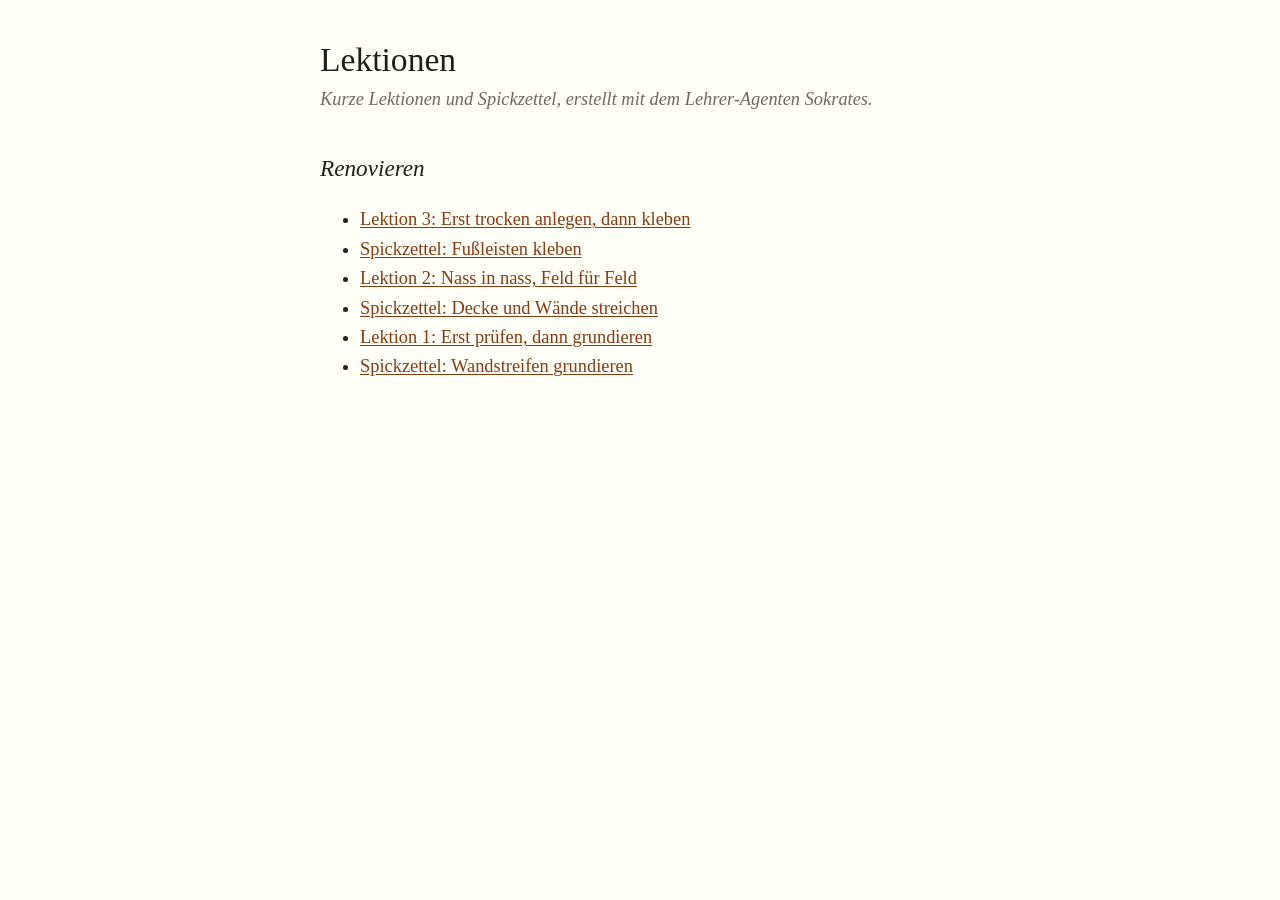
<file: index.html>
<!doctype html>
<html lang="de">
<head>
<meta charset="utf-8">
<meta name="viewport" content="width=device-width, initial-scale=1">
<title>Lektionen</title>
<link rel="stylesheet" href="assets/kurs.css">
</head>
<body>
<main>
  <h1>Lektionen</h1>
  <p class="untertitel">Kurze Lektionen und Spickzettel, erstellt mit dem Lehrer-Agenten Sokrates.</p>

  <!-- Themen: neueste oben. Je Thema eine h2, darunter Lektionen und Spickzettel. -->
  <h2>Renovieren</h2>
  <ul>
    <li><a href="renovieren/lessons/0003-fussleisten-kleben.html">Lektion 3: Erst trocken anlegen, dann kleben</a></li>
    <li><a href="renovieren/reference/fussleisten-spickzettel.html">Spickzettel: Fußleisten kleben</a></li>
    <li><a href="renovieren/lessons/0002-decke-und-waende-streichen.html">Lektion 2: Nass in nass, Feld für Feld</a></li>
    <li><a href="renovieren/reference/streichen-spickzettel.html">Spickzettel: Decke und Wände streichen</a></li>
    <li><a href="renovieren/lessons/0001-wandstreifen-grundieren.html">Lektion 1: Erst prüfen, dann grundieren</a></li>
    <li><a href="renovieren/reference/grundieren-spickzettel.html">Spickzettel: Wandstreifen grundieren</a></li>
  </ul>
</main>
</body>
</html>
</file>
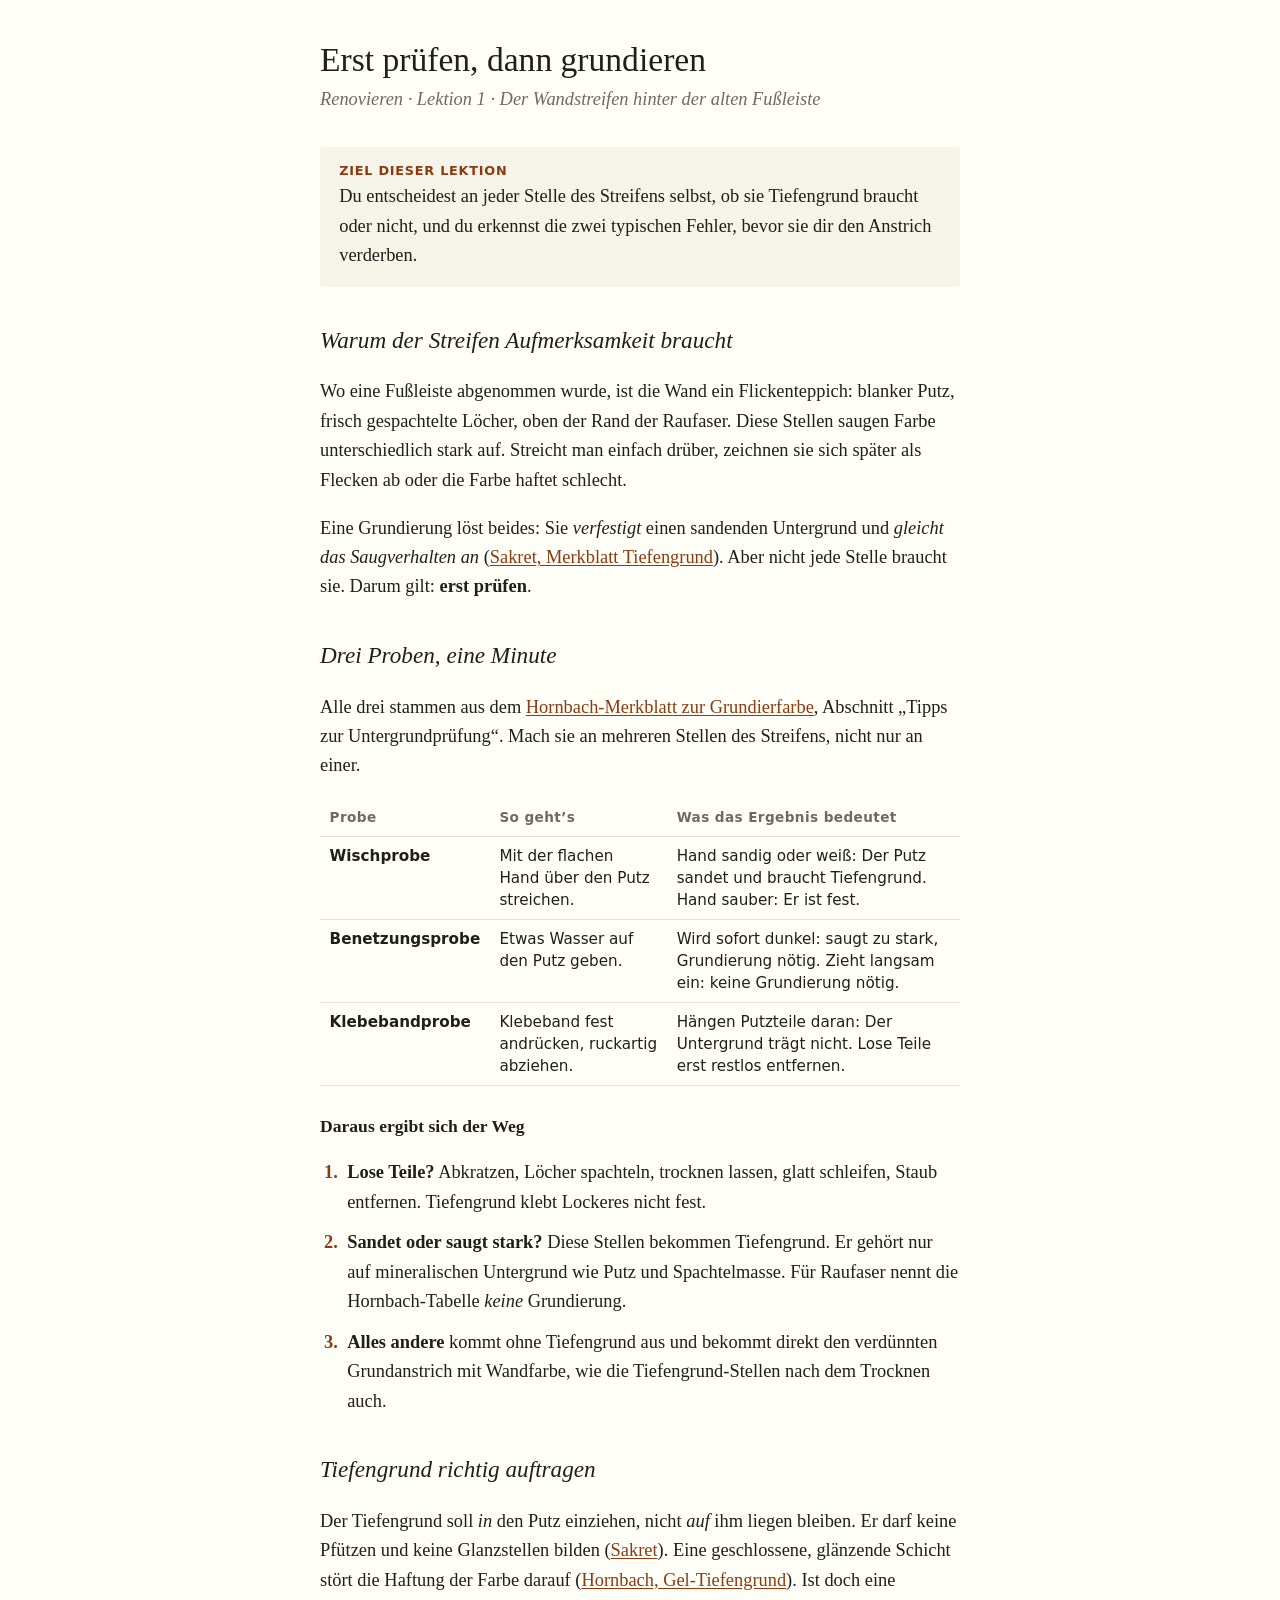
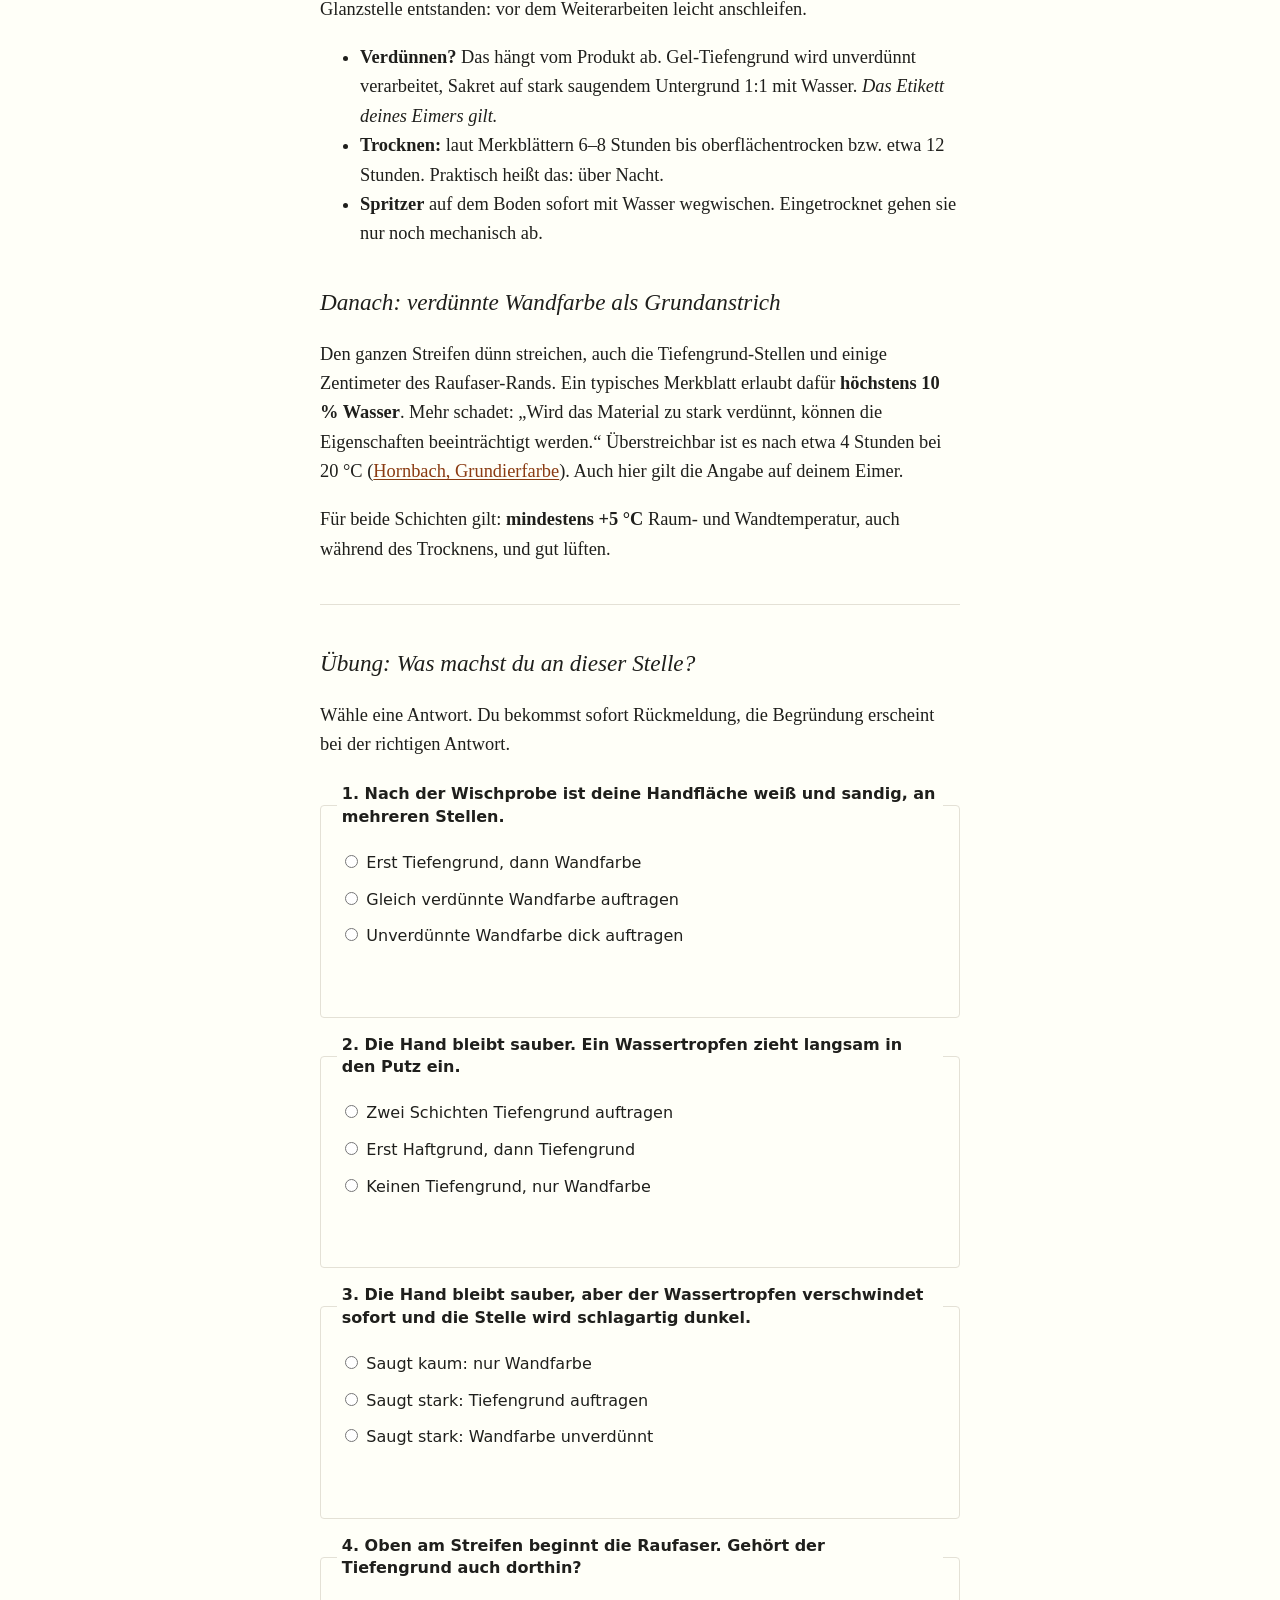
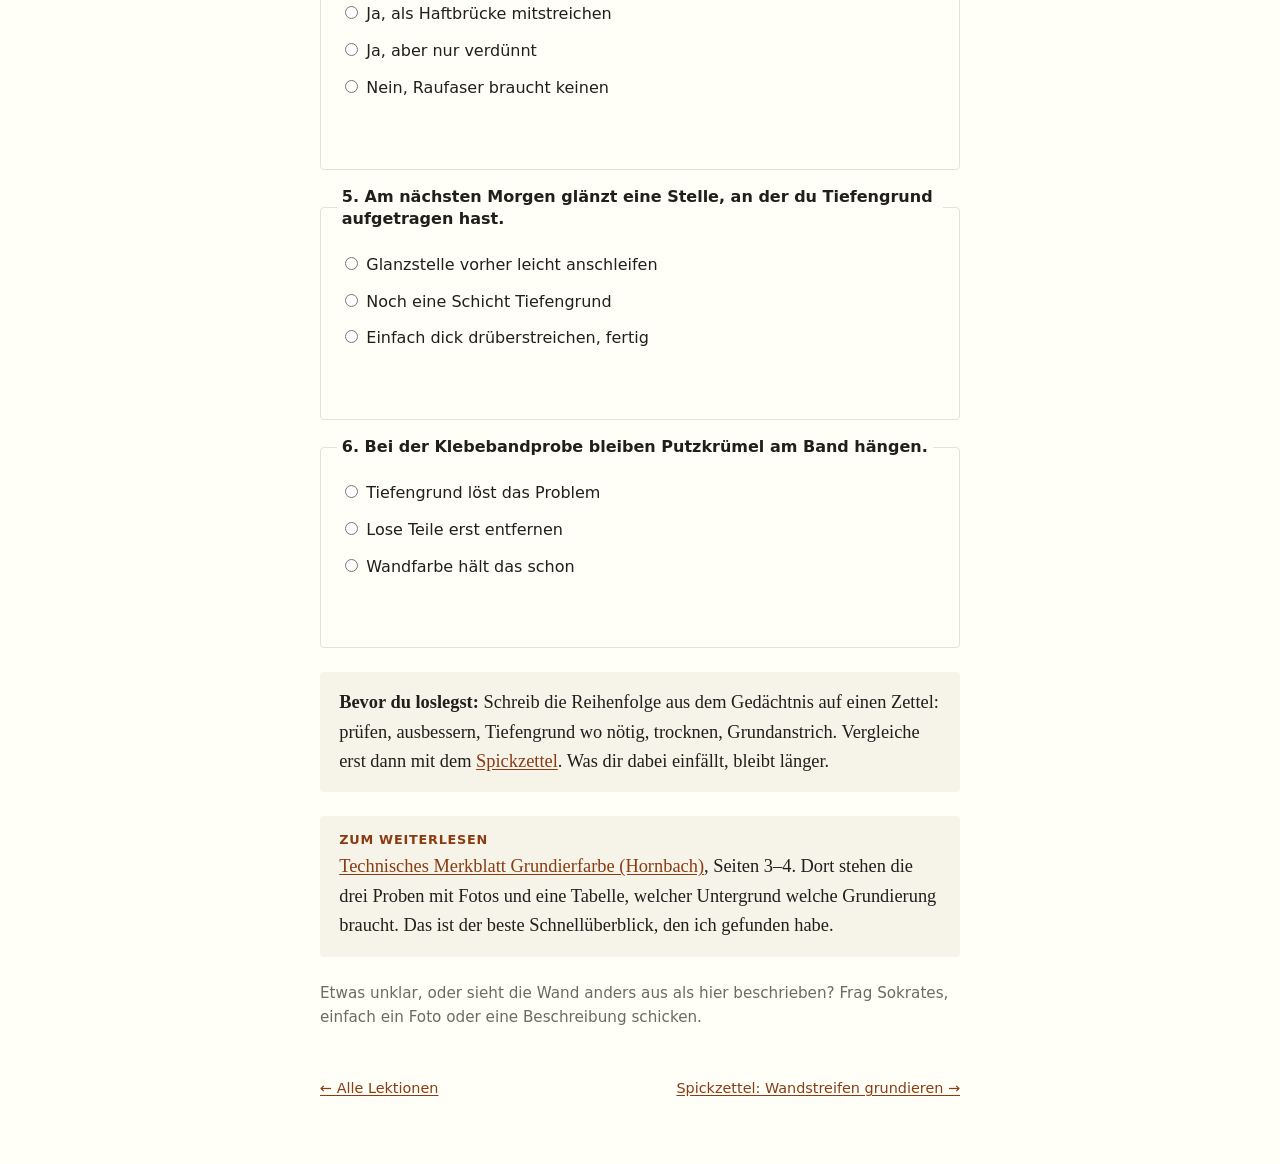
<file: renovieren/lessons/0001-wandstreifen-grundieren.html>
<!doctype html>
<html lang="de">
<head>
<meta charset="utf-8">
<meta name="viewport" content="width=device-width, initial-scale=1">
<title>Erst prüfen, dann grundieren</title>
<link rel="stylesheet" href="../../assets/kurs.css">
</head>
<body>
<main>
  <h1>Erst prüfen, dann grundieren</h1>
  <p class="untertitel">Renovieren · Lektion 1 · Der Wandstreifen hinter der alten Fußleiste</p>

  <div class="kasten ziel">
    <p>Du entscheidest an jeder Stelle des Streifens selbst, ob sie Tiefengrund braucht oder nicht, und du erkennst die zwei typischen Fehler, bevor sie dir den Anstrich verderben.</p>
  </div>

  <h2>Warum der Streifen Aufmerksamkeit braucht</h2>
  <p>Wo eine Fußleiste abgenommen wurde, ist die Wand ein Flickenteppich: blanker Putz, frisch gespachtelte Löcher, oben der Rand der Raufaser. Diese Stellen saugen Farbe unterschiedlich stark auf. Streicht man einfach drüber, zeichnen sie sich später als Flecken ab oder die Farbe haftet schlecht.</p>
  <p>Eine Grundierung löst beides: Sie <em>verfestigt</em> einen sandenden Untergrund und <em>gleicht das Saugverhalten an</em> (<a href="https://www.sakret.de/product-files/documents/tm-sakret-diy-tiefengrund-de-2024-04-19.pdf">Sakret, Merkblatt Tiefengrund</a>). Aber nicht jede Stelle braucht sie. Darum gilt: <strong>erst prüfen</strong>.</p>

  <h2>Drei Proben, eine Minute</h2>
  <p>Alle drei stammen aus dem <a href="https://media.hornbach.de/hb/technicaldatasheet/as.21562319.pdf">Hornbach-Merkblatt zur Grundierfarbe</a>, Abschnitt „Tipps zur Untergrundprüfung“. Mach sie an mehreren Stellen des Streifens, nicht nur an einer.</p>
  <div class="tabelle">
  <table>
    <thead><tr><th>Probe</th><th>So geht’s</th><th>Was das Ergebnis bedeutet</th></tr></thead>
    <tbody>
      <tr><td><strong>Wischprobe</strong></td><td>Mit der flachen Hand über den Putz streichen.</td><td>Hand sandig oder weiß: Der Putz sandet und braucht Tiefengrund. Hand sauber: Er ist fest.</td></tr>
      <tr><td><strong>Benetzungsprobe</strong></td><td>Etwas Wasser auf den Putz geben.</td><td>Wird sofort dunkel: saugt zu stark, Grundierung nötig. Zieht langsam ein: keine Grundierung nötig.</td></tr>
      <tr><td><strong>Klebebandprobe</strong></td><td>Klebeband fest andrücken, ruckartig abziehen.</td><td>Hängen Putzteile daran: Der Untergrund trägt nicht. Lose Teile erst restlos entfernen.</td></tr>
    </tbody>
  </table>
  </div>

  <h3>Daraus ergibt sich der Weg</h3>
  <ol class="schritte">
    <li><strong>Lose Teile?</strong> Abkratzen, Löcher spachteln, trocknen lassen, glatt schleifen, Staub entfernen. Tiefengrund klebt Lockeres nicht fest.</li>
    <li><strong>Sandet oder saugt stark?</strong> Diese Stellen bekommen Tiefengrund. Er gehört nur auf mineralischen Untergrund wie Putz und Spachtelmasse. Für Raufaser nennt die Hornbach-Tabelle <em>keine</em> Grundierung.</li>
    <li><strong>Alles andere</strong> kommt ohne Tiefengrund aus und bekommt direkt den verdünnten Grundanstrich mit Wandfarbe, wie die Tiefengrund-Stellen nach dem Trocknen auch.</li>
  </ol>

  <h2>Tiefengrund richtig auftragen</h2>
  <p>Der Tiefengrund soll <em>in</em> den Putz einziehen, nicht <em>auf</em> ihm liegen bleiben. Er darf keine Pfützen und keine Glanzstellen bilden (<a href="https://www.sakret.de/product-files/documents/tm-sakret-diy-tiefengrund-de-2024-04-19.pdf">Sakret</a>). Eine geschlossene, glänzende Schicht stört die Haftung der Farbe darauf (<a href="https://media.hornbach.de/hb/technicaldatasheet/as.21561222.pdf">Hornbach, Gel-Tiefengrund</a>). Ist doch eine Glanzstelle entstanden: vor dem Weiterarbeiten leicht anschleifen.</p>
  <ul>
    <li><strong>Verdünnen?</strong> Das hängt vom Produkt ab. Gel-Tiefengrund wird unverdünnt verarbeitet, Sakret auf stark saugendem Untergrund 1:1 mit Wasser. <em>Das Etikett deines Eimers gilt.</em></li>
    <li><strong>Trocknen:</strong> laut Merkblättern 6–8 Stunden bis oberflächentrocken bzw. etwa 12 Stunden. Praktisch heißt das: über Nacht.</li>
    <li><strong>Spritzer</strong> auf dem Boden sofort mit Wasser wegwischen. Eingetrocknet gehen sie nur noch mechanisch ab.</li>
  </ul>

  <h2>Danach: verdünnte Wandfarbe als Grundanstrich</h2>
  <p>Den ganzen Streifen dünn streichen, auch die Tiefengrund-Stellen und einige Zentimeter des Raufaser-Rands. Ein typisches Merkblatt erlaubt dafür <strong>höchstens 10 % Wasser</strong>. Mehr schadet: „Wird das Material zu stark verdünnt, können die Eigenschaften beeinträchtigt werden.“ Überstreichbar ist es nach etwa 4 Stunden bei 20 °C (<a href="https://media.hornbach.de/hb/technicaldatasheet/as.21562319.pdf">Hornbach, Grundierfarbe</a>). Auch hier gilt die Angabe auf deinem Eimer.</p>
  <p>Für beide Schichten gilt: <strong>mindestens +5 °C</strong> Raum- und Wandtemperatur, auch während des Trocknens, und gut lüften.</p>

  <hr>

  <h2>Übung: Was machst du an dieser Stelle?</h2>
  <p>Wähle eine Antwort. Du bekommst sofort Rückmeldung, die Begründung erscheint bei der richtigen Antwort.</p>

  <form class="quiz" data-hinweis="Noch nicht. Denk an die Probe und versuch es noch einmal.">
    <fieldset data-richtig="a">
      <legend>1. Nach der Wischprobe ist deine Handfläche weiß und sandig, an mehreren Stellen.</legend>
      <label><input type="radio" name="q1" value="a"> Erst Tiefengrund, dann Wandfarbe</label>
      <label><input type="radio" name="q1" value="b"> Gleich verdünnte Wandfarbe auftragen</label>
      <label><input type="radio" name="q1" value="c"> Unverdünnte Wandfarbe dick auftragen</label>
      <p class="rueckmeldung" aria-live="polite"></p>
      <p class="erklaerung" hidden>Der Putz sandet. Tiefengrund verfestigt ihn, erst dann hat die Farbe einen festen Halt. Dicke Farbe würde nur auf losem Sand liegen.</p>
    </fieldset>

    <fieldset data-richtig="c">
      <legend>2. Die Hand bleibt sauber. Ein Wassertropfen zieht langsam in den Putz ein.</legend>
      <label><input type="radio" name="q2" value="a"> Zwei Schichten Tiefengrund auftragen</label>
      <label><input type="radio" name="q2" value="b"> Erst Haftgrund, dann Tiefengrund</label>
      <label><input type="radio" name="q2" value="c"> Keinen Tiefengrund, nur Wandfarbe</label>
      <p class="rueckmeldung" aria-live="polite"></p>
      <p class="erklaerung" hidden>Fest und normal saugend: Laut Merkblatt ist keine Grundierung erforderlich. Der verdünnte Grundanstrich mit Wandfarbe genügt.</p>
    </fieldset>

    <fieldset data-richtig="b">
      <legend>3. Die Hand bleibt sauber, aber der Wassertropfen verschwindet sofort und die Stelle wird schlagartig dunkel.</legend>
      <label><input type="radio" name="q3" value="a"> Saugt kaum: nur Wandfarbe</label>
      <label><input type="radio" name="q3" value="b"> Saugt stark: Tiefengrund auftragen</label>
      <label><input type="radio" name="q3" value="c"> Saugt stark: Wandfarbe unverdünnt</label>
      <p class="rueckmeldung" aria-live="polite"></p>
      <p class="erklaerung" hidden>Dunkelfärbung heißt: Die Saugfähigkeit ist zu hoch, eine Grundierung ist erforderlich. Sonst zieht die Farbe hier anders ein als daneben, und es entstehen Flecken.</p>
    </fieldset>

    <fieldset data-richtig="c">
      <legend>4. Oben am Streifen beginnt die Raufaser. Gehört der Tiefengrund auch dorthin?</legend>
      <label><input type="radio" name="q4" value="a"> Ja, als Haftbrücke mitstreichen</label>
      <label><input type="radio" name="q4" value="b"> Ja, aber nur verdünnt</label>
      <label><input type="radio" name="q4" value="c"> Nein, Raufaser braucht keinen</label>
      <p class="rueckmeldung" aria-live="polite"></p>
      <p class="erklaerung" hidden>Tiefengrund ist für mineralische Untergründe wie Putz gedacht. Für Raufaser nennt die Merkblatt-Tabelle keine Grundierung. Den Rand bekommt nur die verdünnte Wandfarbe mit ab.</p>
    </fieldset>

    <fieldset data-richtig="a">
      <legend>5. Am nächsten Morgen glänzt eine Stelle, an der du Tiefengrund aufgetragen hast.</legend>
      <label><input type="radio" name="q5" value="a"> Glanzstelle vorher leicht anschleifen</label>
      <label><input type="radio" name="q5" value="b"> Noch eine Schicht Tiefengrund</label>
      <label><input type="radio" name="q5" value="c"> Einfach dick drüberstreichen, fertig</label>
      <p class="rueckmeldung" aria-live="polite"></p>
      <p class="erklaerung" hidden>Glanz bedeutet: Da lag zu viel, es hat sich ein Film gebildet. Der stört die Haftung. Leicht anschleifen, Staub weg, dann weiter.</p>
    </fieldset>

    <fieldset data-richtig="b">
      <legend>6. Bei der Klebebandprobe bleiben Putzkrümel am Band hängen.</legend>
      <label><input type="radio" name="q6" value="a"> Tiefengrund löst das Problem</label>
      <label><input type="radio" name="q6" value="b"> Lose Teile erst entfernen</label>
      <label><input type="radio" name="q6" value="c"> Wandfarbe hält das schon</label>
      <p class="rueckmeldung" aria-live="polite"></p>
      <p class="erklaerung" hidden>Der Untergrund ist nicht tragfähig. Lose Teile müssen restlos weg, die Stelle wird gespachtelt. Danach erneut prüfen.</p>
    </fieldset>

    <p class="ergebnis" aria-live="polite"></p>
  </form>

  <div class="kasten">
    <p><strong>Bevor du loslegst:</strong> Schreib die Reihenfolge aus dem Gedächtnis auf einen Zettel: prüfen, ausbessern, Tiefengrund wo nötig, trocknen, Grundanstrich. Vergleiche erst dann mit dem <a href="../reference/grundieren-spickzettel.html">Spickzettel</a>. Was dir dabei einfällt, bleibt länger.</p>
  </div>

  <div class="kasten quelle">
    <p><a href="https://media.hornbach.de/hb/technicaldatasheet/as.21562319.pdf">Technisches Merkblatt Grundierfarbe (Hornbach)</a>, Seiten 3–4. Dort stehen die drei Proben mit Fotos und eine Tabelle, welcher Untergrund welche Grundierung braucht. Das ist der beste Schnellüberblick, den ich gefunden habe.</p>
  </div>

  <p class="fragen">Etwas unklar, oder sieht die Wand anders aus als hier beschrieben? Frag Sokrates, einfach ein Foto oder eine Beschreibung schicken.</p>

  <nav class="lektion">
    <a href="../../index.html">← Alle Lektionen</a>
    <a href="../reference/grundieren-spickzettel.html">Spickzettel: Wandstreifen grundieren →</a>
  </nav>
</main>
<script src="../../assets/quiz.js"></script>
</body>
</html>
</file>
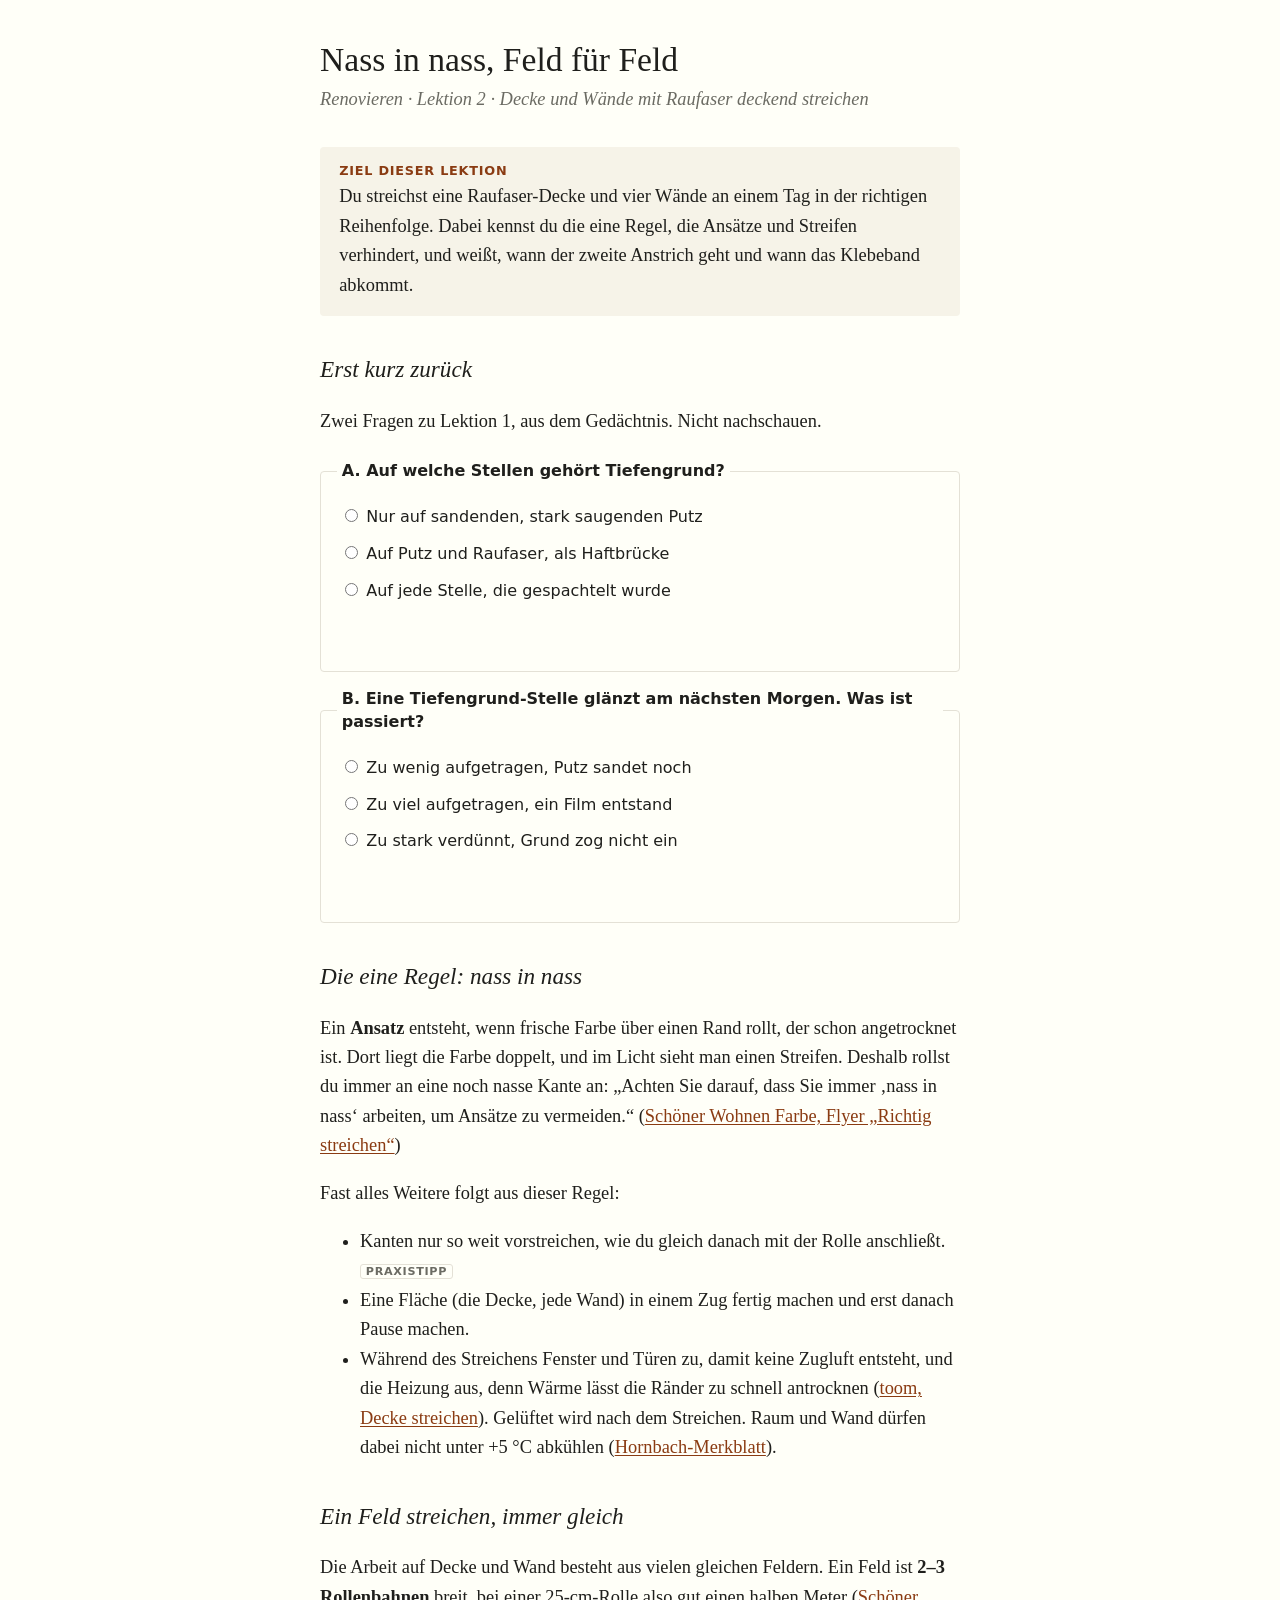
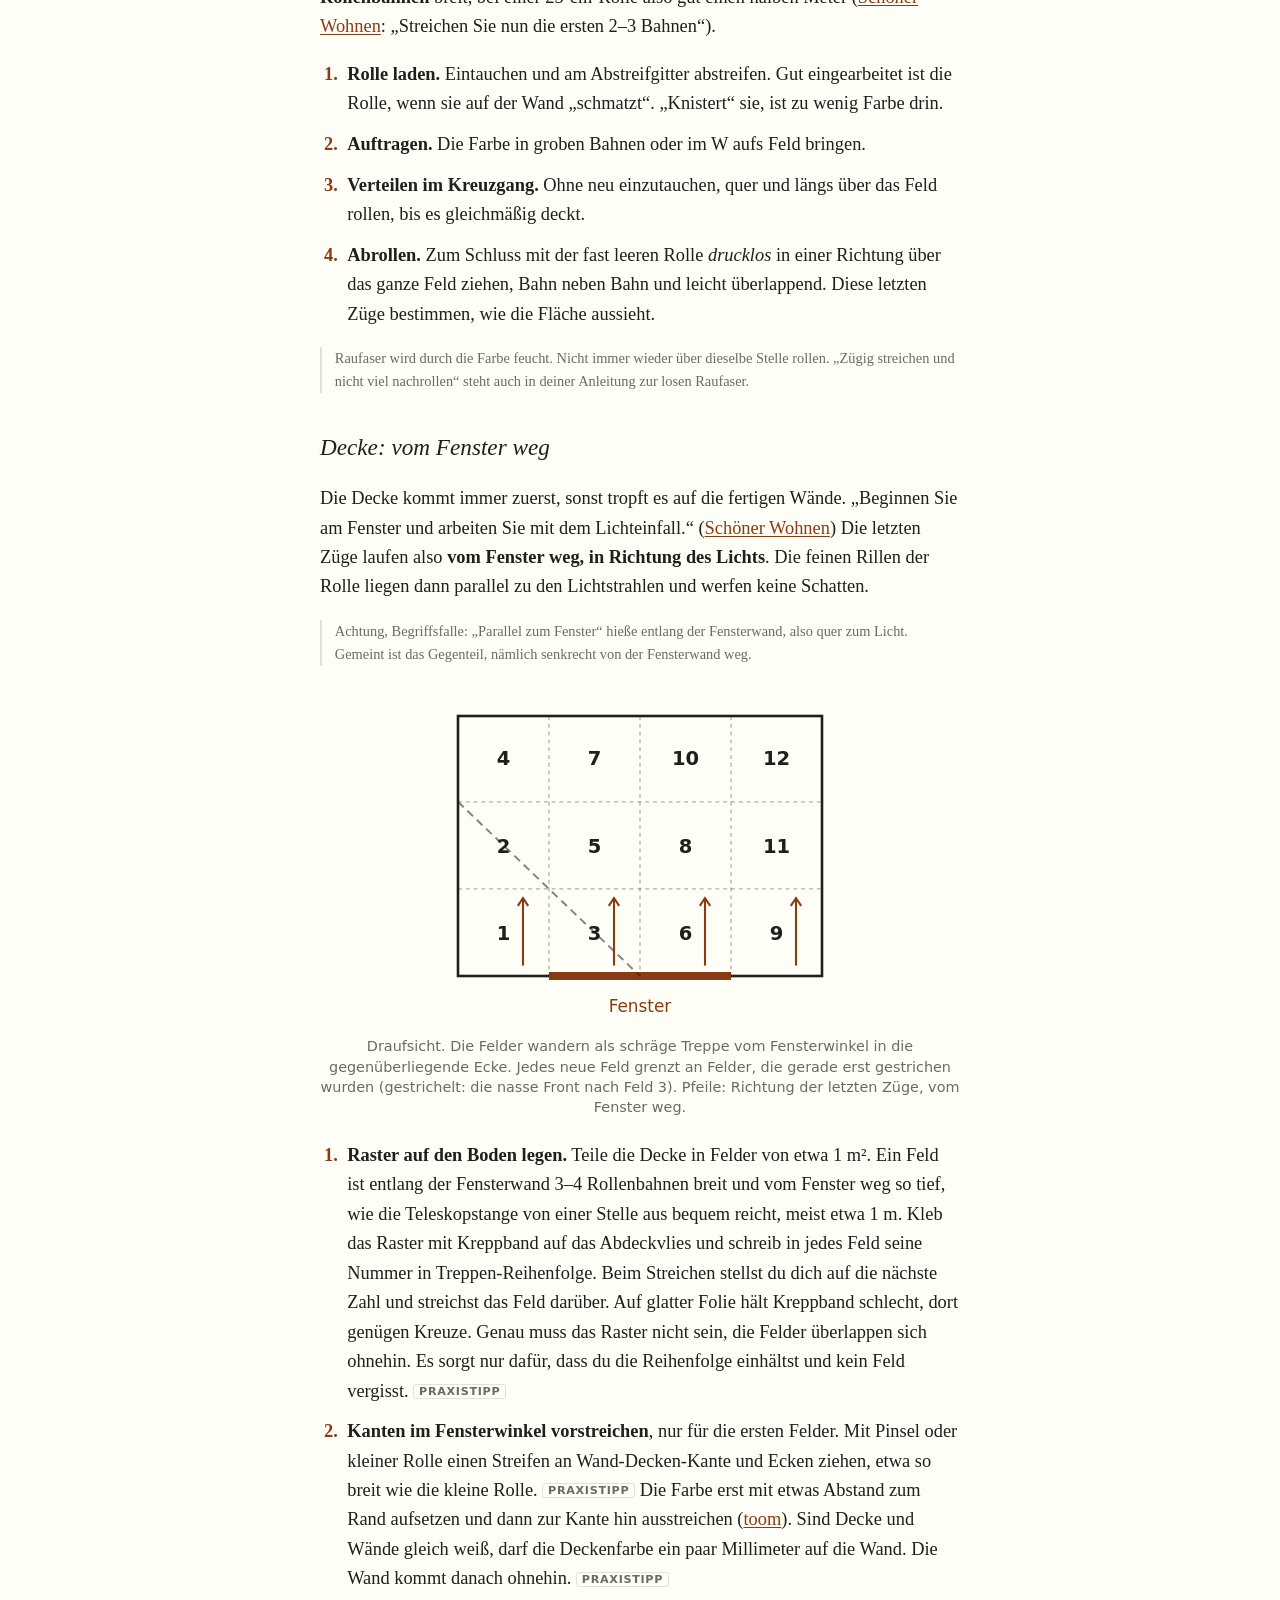
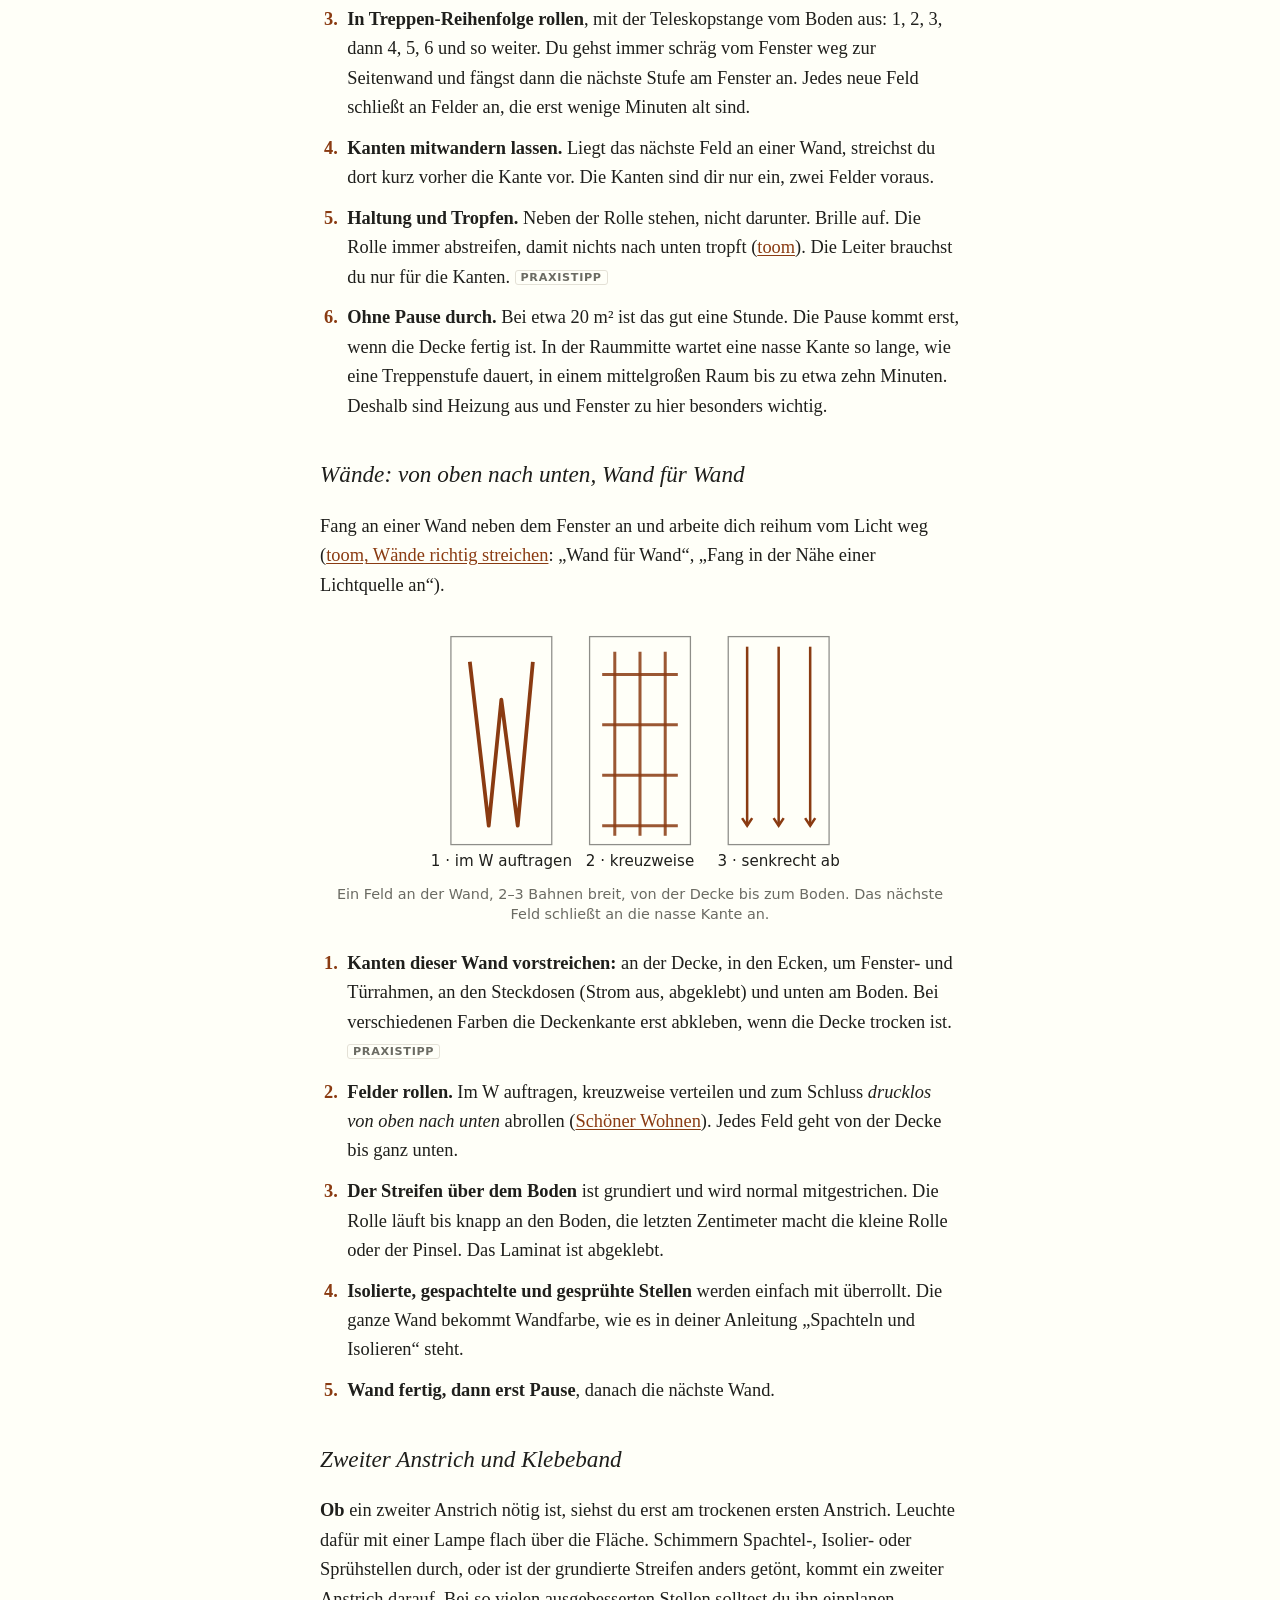
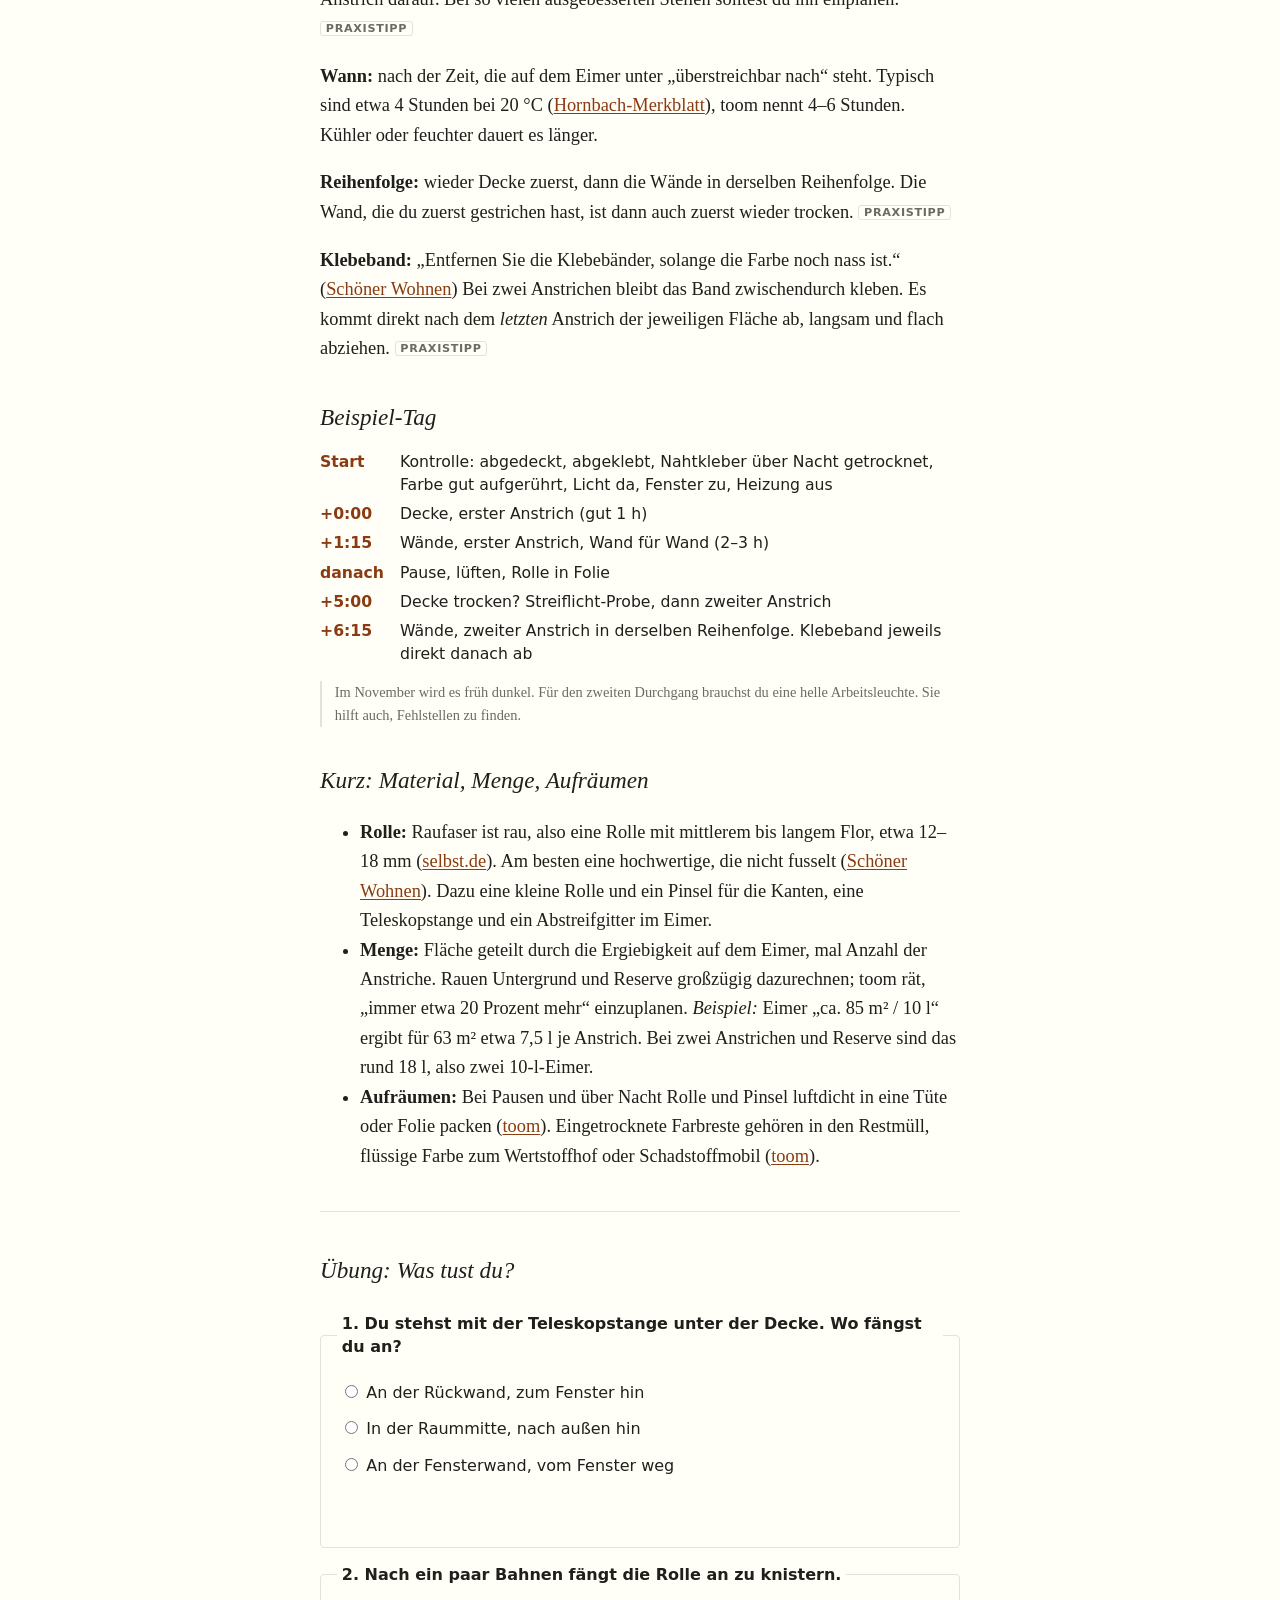
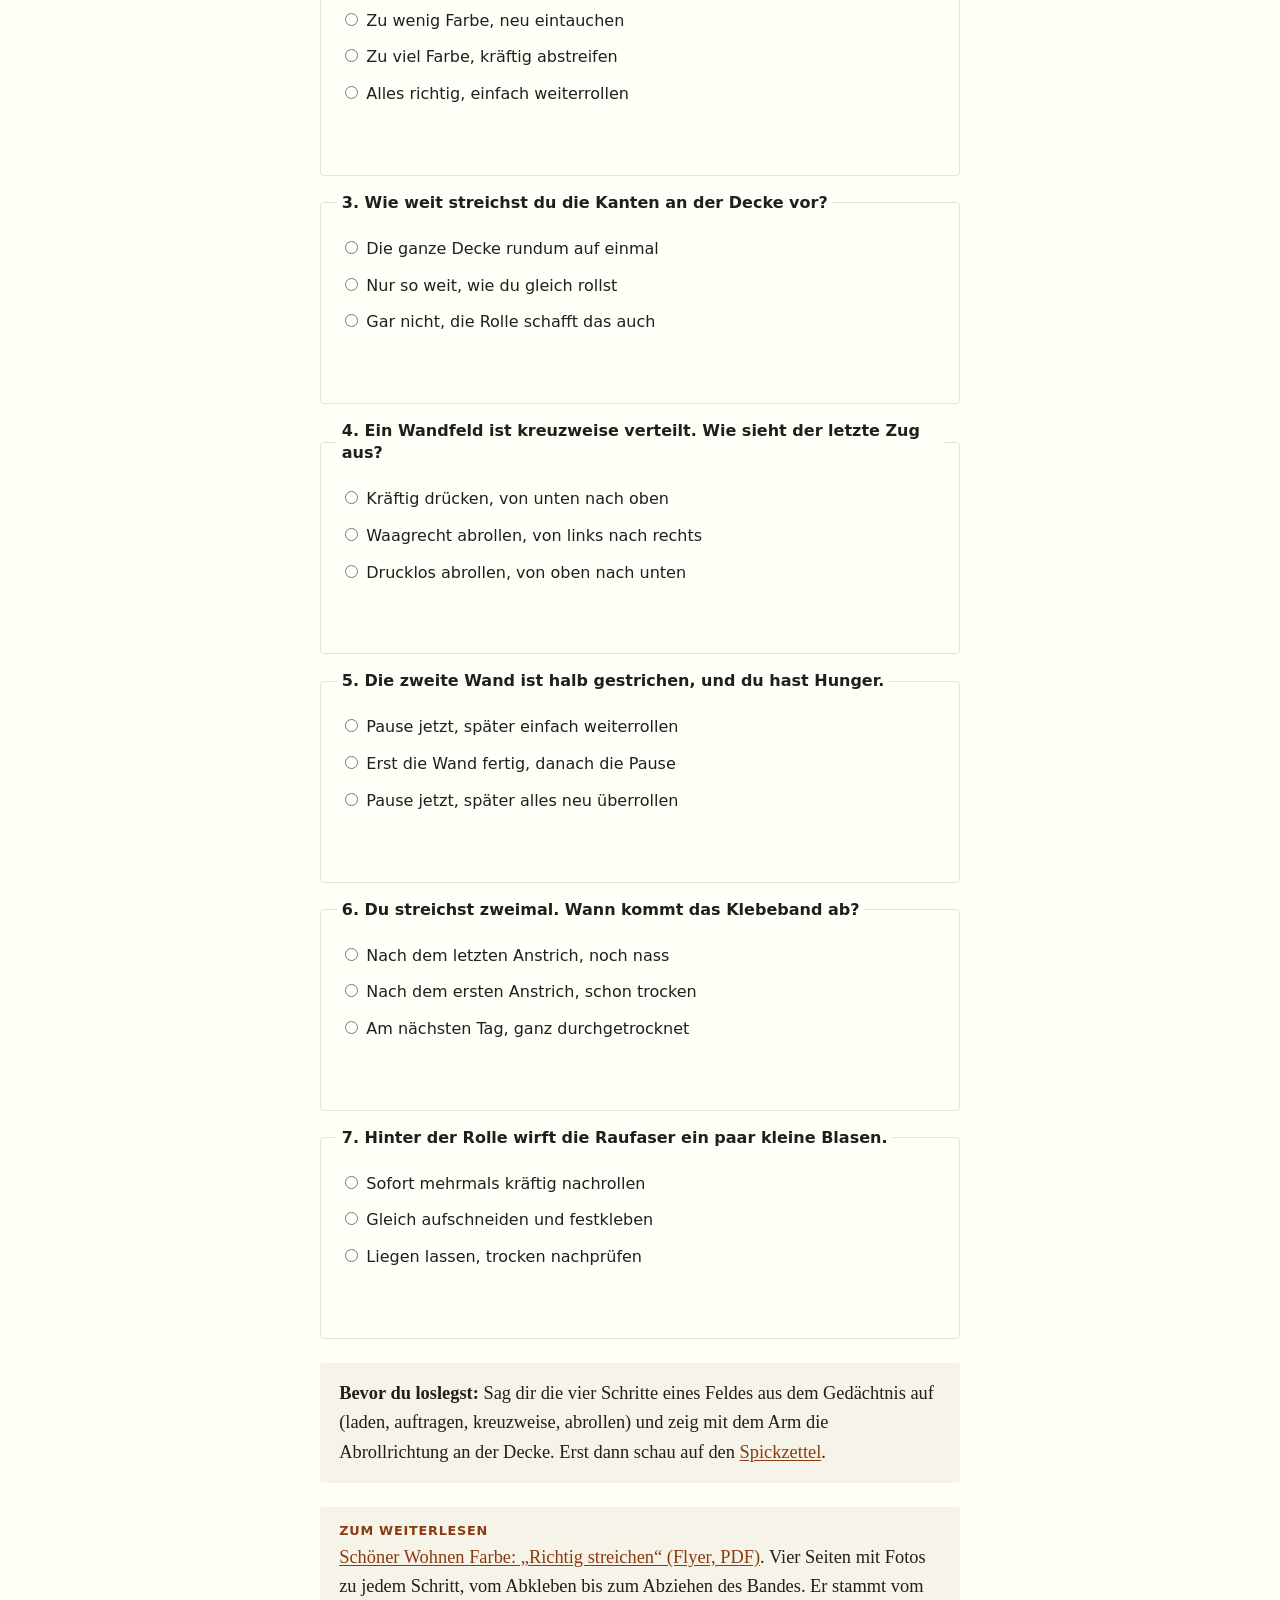
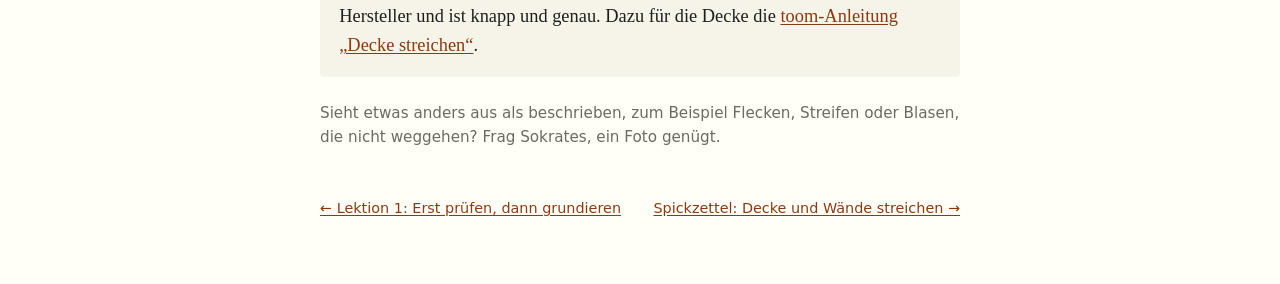
<file: renovieren/lessons/0002-decke-und-waende-streichen.html>
<!doctype html>
<html lang="de">
<head>
<meta charset="utf-8">
<meta name="viewport" content="width=device-width, initial-scale=1">
<title>Nass in nass, Feld für Feld</title>
<link rel="stylesheet" href="../../assets/kurs.css">
</head>
<body>
<main>
  <h1>Nass in nass, Feld für Feld</h1>
  <p class="untertitel">Renovieren · Lektion 2 · Decke und Wände mit Raufaser deckend streichen</p>

  <div class="kasten ziel">
    <p>Du streichst eine Raufaser-Decke und vier Wände an einem Tag in der richtigen Reihenfolge. Dabei kennst du die eine Regel, die Ansätze und Streifen verhindert, und weißt, wann der zweite Anstrich geht und wann das Klebeband abkommt.</p>
  </div>

  <h2>Erst kurz zurück</h2>
  <p>Zwei Fragen zu Lektion 1, aus dem Gedächtnis. Nicht nachschauen.</p>
  <form class="quiz" data-hinweis="Noch nicht. Denk an Lektion 1 und versuch es noch einmal.">
    <fieldset data-richtig="a">
      <legend>A. Auf welche Stellen gehört Tiefengrund?</legend>
      <label><input type="radio" name="w1" value="a"> Nur auf sandenden, stark saugenden Putz</label>
      <label><input type="radio" name="w1" value="b"> Auf Putz und Raufaser, als Haftbrücke</label>
      <label><input type="radio" name="w1" value="c"> Auf jede Stelle, die gespachtelt wurde</label>
      <p class="rueckmeldung" aria-live="polite"></p>
      <p class="erklaerung" hidden>Tiefengrund verfestigt mineralischen Untergrund, der sandet oder zu stark saugt. Raufaser braucht keinen.</p>
    </fieldset>
    <fieldset data-richtig="b">
      <legend>B. Eine Tiefengrund-Stelle glänzt am nächsten Morgen. Was ist passiert?</legend>
      <label><input type="radio" name="w2" value="a"> Zu wenig aufgetragen, Putz sandet noch</label>
      <label><input type="radio" name="w2" value="b"> Zu viel aufgetragen, ein Film entstand</label>
      <label><input type="radio" name="w2" value="c"> Zu stark verdünnt, Grund zog nicht ein</label>
      <p class="rueckmeldung" aria-live="polite"></p>
      <p class="erklaerung" hidden>Der Film stört die Haftung. Die Stelle leicht anschleifen, dann geht es weiter.</p>
    </fieldset>
  </form>

  <h2>Die eine Regel: nass in nass</h2>
  <p>Ein <strong>Ansatz</strong> entsteht, wenn frische Farbe über einen Rand rollt, der schon angetrocknet ist. Dort liegt die Farbe doppelt, und im Licht sieht man einen Streifen. Deshalb rollst du immer an eine noch nasse Kante an: „Achten Sie darauf, dass Sie immer ‚nass in nass‘ arbeiten, um Ansätze zu vermeiden.“ (<a href="https://www.schoener-wohnen-farbe.com/fileadmin/user_upload/SW_Richtig_Streichen_Flyer.pdf">Schöner Wohnen Farbe, Flyer „Richtig streichen“</a>)</p>
  <p>Fast alles Weitere folgt aus dieser Regel:</p>
  <ul>
    <li>Kanten nur so weit vorstreichen, wie du gleich danach mit der Rolle anschließt. <span class="praxis">Praxistipp</span></li>
    <li>Eine Fläche (die Decke, jede Wand) in einem Zug fertig machen und erst danach Pause machen.</li>
    <li>Während des Streichens Fenster und Türen zu, damit keine Zugluft entsteht, und die Heizung aus, denn Wärme lässt die Ränder zu schnell antrocknen (<a href="https://toom.de/selbermachen/bauen-renovieren/wand-decke/wand-deckengestaltung/decke-streichen/">toom, Decke streichen</a>). Gelüftet wird nach dem Streichen. Raum und Wand dürfen dabei nicht unter +5 °C abkühlen (<a href="https://media.hornbach.de/hb/technicaldatasheet/as.21562319.pdf">Hornbach-Merkblatt</a>).</li>
  </ul>

  <h2>Ein Feld streichen, immer gleich</h2>
  <p>Die Arbeit auf Decke und Wand besteht aus vielen gleichen Feldern. Ein Feld ist <strong>2–3 Rollenbahnen</strong> breit, bei einer 25-cm-Rolle also gut einen halben Meter (<a href="https://www.schoener-wohnen-farbe.com/fileadmin/user_upload/SW_Richtig_Streichen_Flyer.pdf">Schöner Wohnen</a>: „Streichen Sie nun die ersten 2–3 Bahnen“).</p>
  <ol class="schritte">
    <li><strong>Rolle laden.</strong> Eintauchen und am Abstreifgitter abstreifen. Gut eingearbeitet ist die Rolle, wenn sie auf der Wand „schmatzt“. „Knistert“ sie, ist zu wenig Farbe drin.</li>
    <li><strong>Auftragen.</strong> Die Farbe in groben Bahnen oder im W aufs Feld bringen.</li>
    <li><strong>Verteilen im Kreuzgang.</strong> Ohne neu einzutauchen, quer und längs über das Feld rollen, bis es gleichmäßig deckt.</li>
    <li><strong>Abrollen.</strong> Zum Schluss mit der fast leeren Rolle <em>drucklos</em> in einer Richtung über das ganze Feld ziehen, Bahn neben Bahn und leicht überlappend. Diese letzten Züge bestimmen, wie die Fläche aussieht.</li>
  </ol>
  <p class="randnotiz">Raufaser wird durch die Farbe feucht. Nicht immer wieder über dieselbe Stelle rollen. „Zügig streichen und nicht viel nachrollen“ steht auch in deiner Anleitung zur losen Raufaser.</p>

  <h2>Decke: vom Fenster weg</h2>
  <p>Die Decke kommt immer zuerst, sonst tropft es auf die fertigen Wände. „Beginnen Sie am Fenster und arbeiten Sie mit dem Lichteinfall.“ (<a href="https://www.schoener-wohnen-farbe.com/fileadmin/user_upload/SW_Richtig_Streichen_Flyer.pdf">Schöner Wohnen</a>) Die letzten Züge laufen also <strong>vom Fenster weg, in Richtung des Lichts</strong>. Die feinen Rillen der Rolle liegen dann parallel zu den Lichtstrahlen und werfen keine Schatten.</p>
  <p class="randnotiz">Achtung, Begriffsfalle: „Parallel zum Fenster“ hieße entlang der Fensterwand, also quer zum Licht. Gemeint ist das Gegenteil, nämlich senkrecht von der Fensterwand weg.</p>

  <figure class="skizze">
    <svg viewBox="0 0 320 260" role="img" aria-label="Draufsicht auf die Decke: Felder in Treppen-Reihenfolge vom Fensterwinkel in die gegenüberliegende Ecke, Abrollrichtung vom Fenster weg">
      <rect x="20" y="20" width="280" height="200" fill="none" stroke="currentColor" stroke-width="2"/>
      <line x1="90" y1="220" x2="230" y2="220" stroke="var(--accent)" stroke-width="6"/>
      <text x="160" y="248" text-anchor="middle" font-family="system-ui, sans-serif" font-size="13" fill="var(--accent)">Fenster</text>
      <g stroke="currentColor" stroke-opacity=".35" stroke-dasharray="3 3">
        <line x1="90" y1="20" x2="90" y2="220"/><line x1="160" y1="20" x2="160" y2="220"/><line x1="230" y1="20" x2="230" y2="220"/>
        <line x1="20" y1="153" x2="300" y2="153"/><line x1="20" y1="86" x2="300" y2="86"/>
      </g>
      <g font-family="system-ui, sans-serif" font-size="15" font-weight="600" fill="currentColor" text-anchor="middle">
        <text x="55" y="192">1</text><text x="125" y="192">3</text><text x="195" y="192">6</text><text x="265" y="192">9</text>
        <text x="55" y="125">2</text><text x="125" y="125">5</text><text x="195" y="125">8</text><text x="265" y="125">11</text>
        <text x="55" y="58">4</text><text x="125" y="58">7</text><text x="195" y="58">10</text><text x="265" y="58">12</text>
      </g>
      <path d="M20 86 L160 220" stroke="currentColor" stroke-opacity=".55" stroke-width="1.5" fill="none" stroke-dasharray="6 4"/>      <g stroke="var(--accent)" stroke-width="1.6" fill="none">
        <path d="M70 212 V160"/><path d="M66 166 L70 160 L74 166"/>
        <path d="M140 212 V160"/><path d="M136 166 L140 160 L144 166"/>
        <path d="M210 212 V160"/><path d="M206 166 L210 160 L214 166"/>
        <path d="M280 212 V160"/><path d="M276 166 L280 160 L284 166"/>
      </g>
    </svg>
    <figcaption>Draufsicht. Die Felder wandern als schräge Treppe vom Fensterwinkel in die gegenüberliegende Ecke. Jedes neue Feld grenzt an Felder, die gerade erst gestrichen wurden (gestrichelt: die nasse Front nach Feld 3). Pfeile: Richtung der letzten Züge, vom Fenster weg.</figcaption>
  </figure>

  <ol class="schritte">
    <li><strong>Raster auf den Boden legen.</strong> Teile die Decke in Felder von etwa 1 m². Ein Feld ist entlang der Fensterwand 3–4 Rollenbahnen breit und vom Fenster weg so tief, wie die Teleskopstange von einer Stelle aus bequem reicht, meist etwa 1 m. Kleb das Raster mit Kreppband auf das Abdeckvlies und schreib in jedes Feld seine Nummer in Treppen-Reihenfolge. Beim Streichen stellst du dich auf die nächste Zahl und streichst das Feld darüber. Auf glatter Folie hält Kreppband schlecht, dort genügen Kreuze. Genau muss das Raster nicht sein, die Felder überlappen sich ohnehin. Es sorgt nur dafür, dass du die Reihenfolge einhältst und kein Feld vergisst. <span class="praxis">Praxistipp</span></li>
    <li><strong>Kanten im Fensterwinkel vorstreichen</strong>, nur für die ersten Felder. Mit Pinsel oder kleiner Rolle einen Streifen an Wand-Decken-Kante und Ecken ziehen, etwa so breit wie die kleine Rolle. <span class="praxis">Praxistipp</span> Die Farbe erst mit etwas Abstand zum Rand aufsetzen und dann zur Kante hin ausstreichen (<a href="https://toom.de/selbermachen/bauen-renovieren/wand-decke/wand-deckengestaltung/decke-streichen/">toom</a>). Sind Decke und Wände gleich weiß, darf die Deckenfarbe ein paar Millimeter auf die Wand. Die Wand kommt danach ohnehin. <span class="praxis">Praxistipp</span></li>
    <li><strong>In Treppen-Reihenfolge rollen</strong>, mit der Teleskopstange vom Boden aus: 1, 2, 3, dann 4, 5, 6 und so weiter. Du gehst immer schräg vom Fenster weg zur Seitenwand und fängst dann die nächste Stufe am Fenster an. Jedes neue Feld schließt an Felder an, die erst wenige Minuten alt sind.</li>
    <li><strong>Kanten mitwandern lassen.</strong> Liegt das nächste Feld an einer Wand, streichst du dort kurz vorher die Kante vor. Die Kanten sind dir nur ein, zwei Felder voraus.</li>
    <li><strong>Haltung und Tropfen.</strong> Neben der Rolle stehen, nicht darunter. Brille auf. Die Rolle immer abstreifen, damit nichts nach unten tropft (<a href="https://toom.de/selbermachen/bauen-renovieren/wand-decke/wand-deckengestaltung/decke-streichen/">toom</a>). Die Leiter brauchst du nur für die Kanten. <span class="praxis">Praxistipp</span></li>
    <li><strong>Ohne Pause durch.</strong> Bei etwa 20 m² ist das gut eine Stunde. Die Pause kommt erst, wenn die Decke fertig ist. In der Raummitte wartet eine nasse Kante so lange, wie eine Treppenstufe dauert, in einem mittelgroßen Raum bis zu etwa zehn Minuten. Deshalb sind Heizung aus und Fenster zu hier besonders wichtig.</li>
  </ol>

  <h2>Wände: von oben nach unten, Wand für Wand</h2>
  <p>Fang an einer Wand neben dem Fenster an und arbeite dich reihum vom Licht weg (<a href="https://toom.de/selbermachen/bauen-renovieren/wand-decke/waende-streichen/waende-richtig-streichen/">toom, Wände richtig streichen</a>: „Wand für Wand“, „Fang in der Nähe einer Lichtquelle an“).</p>

  <figure class="skizze">
    <svg viewBox="0 0 330 200" role="img" aria-label="Drei Schritte an der Wand: Farbe im W auftragen, kreuzweise verteilen, senkrecht abrollen">
      <g font-family="system-ui, sans-serif" font-size="12" fill="currentColor" text-anchor="middle">
        <text x="55" y="192">1 · im W auftragen</text><text x="165" y="192">2 · kreuzweise</text><text x="275" y="192">3 · senkrecht ab</text>
      </g>
      <g fill="none" stroke="currentColor" stroke-opacity=".5"><rect x="15" y="10" width="80" height="165"/><rect x="125" y="10" width="80" height="165"/><rect x="235" y="10" width="80" height="165"/></g>
      <path d="M30 30 L45 160 L55 60 L68 160 L80 30" fill="none" stroke="var(--accent)" stroke-width="3" stroke-linejoin="round"/>
      <g stroke="var(--accent)" stroke-width="2.4" fill="none" stroke-opacity=".85">
        <path d="M135 40 H195"/><path d="M135 80 H195"/><path d="M135 120 H195"/><path d="M135 160 H195"/>
        <path d="M145 22 V168"/><path d="M165 22 V168"/><path d="M185 22 V168"/>
      </g>
      <g stroke="var(--accent)" stroke-width="2" fill="none">
        <path d="M250 18 V160"/><path d="M246 154 L250 160 L254 154"/>
        <path d="M275 18 V160"/><path d="M271 154 L275 160 L279 154"/>
        <path d="M300 18 V160"/><path d="M296 154 L300 160 L304 154"/>
      </g>
    </svg>
    <figcaption>Ein Feld an der Wand, 2–3 Bahnen breit, von der Decke bis zum Boden. Das nächste Feld schließt an die nasse Kante an.</figcaption>
  </figure>

  <ol class="schritte">
    <li><strong>Kanten dieser Wand vorstreichen:</strong> an der Decke, in den Ecken, um Fenster- und Türrahmen, an den Steckdosen (Strom aus, abgeklebt) und unten am Boden. Bei verschiedenen Farben die Deckenkante erst abkleben, wenn die Decke trocken ist. <span class="praxis">Praxistipp</span></li>
    <li><strong>Felder rollen.</strong> Im W auftragen, kreuzweise verteilen und zum Schluss <em>drucklos von oben nach unten</em> abrollen (<a href="https://www.schoener-wohnen-farbe.com/fileadmin/user_upload/SW_Richtig_Streichen_Flyer.pdf">Schöner Wohnen</a>). Jedes Feld geht von der Decke bis ganz unten.</li>
    <li><strong>Der Streifen über dem Boden</strong> ist grundiert und wird normal mitgestrichen. Die Rolle läuft bis knapp an den Boden, die letzten Zentimeter macht die kleine Rolle oder der Pinsel. Das Laminat ist abgeklebt.</li>
    <li><strong>Isolierte, gespachtelte und gesprühte Stellen</strong> werden einfach mit überrollt. Die ganze Wand bekommt Wandfarbe, wie es in deiner Anleitung „Spachteln und Isolieren“ steht.</li>
    <li><strong>Wand fertig, dann erst Pause</strong>, danach die nächste Wand.</li>
  </ol>

  <h2>Zweiter Anstrich und Klebeband</h2>
  <p><strong>Ob</strong> ein zweiter Anstrich nötig ist, siehst du erst am trockenen ersten Anstrich. Leuchte dafür mit einer Lampe flach über die Fläche. Schimmern Spachtel-, Isolier- oder Sprühstellen durch, oder ist der grundierte Streifen anders getönt, kommt ein zweiter Anstrich darauf. Bei so vielen ausgebesserten Stellen solltest du ihn einplanen. <span class="praxis">Praxistipp</span></p>
  <p><strong>Wann:</strong> nach der Zeit, die auf dem Eimer unter „überstreichbar nach“ steht. Typisch sind etwa 4 Stunden bei 20 °C (<a href="https://media.hornbach.de/hb/technicaldatasheet/as.21562319.pdf">Hornbach-Merkblatt</a>), toom nennt 4–6 Stunden. Kühler oder feuchter dauert es länger.</p>
  <p><strong>Reihenfolge:</strong> wieder Decke zuerst, dann die Wände in derselben Reihenfolge. Die Wand, die du zuerst gestrichen hast, ist dann auch zuerst wieder trocken. <span class="praxis">Praxistipp</span></p>
  <p><strong>Klebeband:</strong> „Entfernen Sie die Klebebänder, solange die Farbe noch nass ist.“ (<a href="https://www.schoener-wohnen-farbe.com/fileadmin/user_upload/SW_Richtig_Streichen_Flyer.pdf">Schöner Wohnen</a>) Bei zwei Anstrichen bleibt das Band zwischendurch kleben. Es kommt direkt nach dem <em>letzten</em> Anstrich der jeweiligen Fläche ab, langsam und flach abziehen. <span class="praxis">Praxistipp</span></p>

  <h2>Beispiel-Tag</h2>
  <dl class="zeitplan">
    <dt>Start</dt><dd>Kontrolle: abgedeckt, abgeklebt, Nahtkleber über Nacht getrocknet, Farbe gut aufgerührt, Licht da, Fenster zu, Heizung aus</dd>
    <dt>+0:00</dt><dd>Decke, erster Anstrich (gut 1 h)</dd>
    <dt>+1:15</dt><dd>Wände, erster Anstrich, Wand für Wand (2–3 h)</dd>
    <dt>danach</dt><dd>Pause, lüften, Rolle in Folie</dd>
    <dt>+5:00</dt><dd>Decke trocken? Streiflicht-Probe, dann zweiter Anstrich</dd>
    <dt>+6:15</dt><dd>Wände, zweiter Anstrich in derselben Reihenfolge. Klebeband jeweils direkt danach ab</dd>
  </dl>
  <p class="randnotiz">Im November wird es früh dunkel. Für den zweiten Durchgang brauchst du eine helle Arbeitsleuchte. Sie hilft auch, Fehlstellen zu finden.</p>

  <h2>Kurz: Material, Menge, Aufräumen</h2>
  <ul>
    <li><strong>Rolle:</strong> Raufaser ist rau, also eine Rolle mit mittlerem bis langem Flor, etwa 12–18 mm (<a href="https://www.selbst.de/farbrollen-zum-waende-streichen-76640.html">selbst.de</a>). Am besten eine hochwertige, die nicht fusselt (<a href="https://www.schoener-wohnen-farbe.com/fileadmin/user_upload/SW_Richtig_Streichen_Flyer.pdf">Schöner Wohnen</a>). Dazu eine kleine Rolle und ein Pinsel für die Kanten, eine Teleskopstange und ein Abstreifgitter im Eimer.</li>
    <li><strong>Menge:</strong> Fläche geteilt durch die Ergiebigkeit auf dem Eimer, mal Anzahl der Anstriche. Rauen Untergrund und Reserve großzügig dazurechnen; toom rät, „immer etwa 20 Prozent mehr“ einzuplanen. <em>Beispiel:</em> Eimer „ca. 85 m² / 10 l“ ergibt für 63 m² etwa 7,5 l je Anstrich. Bei zwei Anstrichen und Reserve sind das rund 18 l, also zwei 10-l-Eimer.</li>
    <li><strong>Aufräumen:</strong> Bei Pausen und über Nacht Rolle und Pinsel luftdicht in eine Tüte oder Folie packen (<a href="https://toom.de/selbermachen/bauen-renovieren/wand-decke/wand-deckengestaltung/decke-streichen/">toom</a>). Eingetrocknete Farbreste gehören in den Restmüll, flüssige Farbe zum Wertstoffhof oder Schadstoffmobil (<a href="https://toom.de/selbermachen/bauen-renovieren/wand-decke/waende-streichen/waende-richtig-streichen/">toom</a>).</li>
  </ul>

  <hr>

  <h2>Übung: Was tust du?</h2>
  <form class="quiz" data-hinweis="Noch nicht. Denk an nass in nass und versuch es noch einmal.">
    <fieldset data-richtig="c">
      <legend>1. Du stehst mit der Teleskopstange unter der Decke. Wo fängst du an?</legend>
      <label><input type="radio" name="q1" value="a"> An der Rückwand, zum Fenster hin</label>
      <label><input type="radio" name="q1" value="b"> In der Raummitte, nach außen hin</label>
      <label><input type="radio" name="q1" value="c"> An der Fensterwand, vom Fenster weg</label>
      <p class="rueckmeldung" aria-live="polite"></p>
      <p class="erklaerung" hidden>Am Fenster beginnen und mit dem Lichteinfall arbeiten. Die letzten Züge laufen vom Fenster weg, dann werfen die Rollspuren keine Schatten.</p>
    </fieldset>

    <fieldset data-richtig="a">
      <legend>2. Nach ein paar Bahnen fängt die Rolle an zu knistern.</legend>
      <label><input type="radio" name="q2" value="a"> Zu wenig Farbe, neu eintauchen</label>
      <label><input type="radio" name="q2" value="b"> Zu viel Farbe, kräftig abstreifen</label>
      <label><input type="radio" name="q2" value="c"> Alles richtig, einfach weiterrollen</label>
      <p class="rueckmeldung" aria-live="polite"></p>
      <p class="erklaerung" hidden>Knistern heißt: Die Rolle ist leer. Gut geladen schmatzt sie. Mit leerer Rolle drückt man unwillkürlich, und auf Raufaser gibt das Streifen.</p>
    </fieldset>

    <fieldset data-richtig="b">
      <legend>3. Wie weit streichst du die Kanten an der Decke vor?</legend>
      <label><input type="radio" name="q3" value="a"> Die ganze Decke rundum auf einmal</label>
      <label><input type="radio" name="q3" value="b"> Nur so weit, wie du gleich rollst</label>
      <label><input type="radio" name="q3" value="c"> Gar nicht, die Rolle schafft das auch</label>
      <p class="rueckmeldung" aria-live="polite"></p>
      <p class="erklaerung" hidden>Ein vorgestrichener Streifen, der eine halbe Stunde wartet, ist angetrocknet. Die Rolle setzt dann einen Ansatz daneben. Die Kanten sind dir nur ein, zwei Felder voraus.</p>
    </fieldset>

    <fieldset data-richtig="c">
      <legend>4. Ein Wandfeld ist kreuzweise verteilt. Wie sieht der letzte Zug aus?</legend>
      <label><input type="radio" name="q4" value="a"> Kräftig drücken, von unten nach oben</label>
      <label><input type="radio" name="q4" value="b"> Waagrecht abrollen, von links nach rechts</label>
      <label><input type="radio" name="q4" value="c"> Drucklos abrollen, von oben nach unten</label>
      <p class="rueckmeldung" aria-live="polite"></p>
      <p class="erklaerung" hidden>Drucklos von oben nach unten, solange die Farbe noch feucht ist. Dann liegen alle Rollspuren gleich, und die Fläche wirkt ruhig.</p>
    </fieldset>

    <fieldset data-richtig="b">
      <legend>5. Die zweite Wand ist halb gestrichen, und du hast Hunger.</legend>
      <label><input type="radio" name="q5" value="a"> Pause jetzt, später einfach weiterrollen</label>
      <label><input type="radio" name="q5" value="b"> Erst die Wand fertig, danach die Pause</label>
      <label><input type="radio" name="q5" value="c"> Pause jetzt, später alles neu überrollen</label>
      <p class="rueckmeldung" aria-live="polite"></p>
      <p class="erklaerung" hidden>Nach einer Pause ist die Kante trocken, und mitten in der Wand bleibt ein Ansatz sichtbar. Überrollen macht es nicht besser, sondern doppelt. Pausen also nur an Ecken.</p>
    </fieldset>

    <fieldset data-richtig="a">
      <legend>6. Du streichst zweimal. Wann kommt das Klebeband ab?</legend>
      <label><input type="radio" name="q6" value="a"> Nach dem letzten Anstrich, noch nass</label>
      <label><input type="radio" name="q6" value="b"> Nach dem ersten Anstrich, schon trocken</label>
      <label><input type="radio" name="q6" value="c"> Am nächsten Tag, ganz durchgetrocknet</label>
      <p class="rueckmeldung" aria-live="polite"></p>
      <p class="erklaerung" hidden>Zieht man das Band, solange die Farbe nass ist, bekommt man eine saubere Kante. Ist sie trocken, reißt der Farbfilm mit ab.</p>
    </fieldset>

    <fieldset data-richtig="c">
      <legend>7. Hinter der Rolle wirft die Raufaser ein paar kleine Blasen.</legend>
      <label><input type="radio" name="q7" value="a"> Sofort mehrmals kräftig nachrollen</label>
      <label><input type="radio" name="q7" value="b"> Gleich aufschneiden und festkleben</label>
      <label><input type="radio" name="q7" value="c"> Liegen lassen, trocken nachprüfen</label>
      <p class="rueckmeldung" aria-live="polite"></p>
      <p class="erklaerung" hidden>Feuchte Raufaser hebt sich kurz an und zieht beim Trocknen meist wieder an. Nachrollen macht sie nasser. Ist eine Blase trocken noch da, behandelst du sie wie lose Raufaser.</p>
    </fieldset>

    <p class="ergebnis" aria-live="polite"></p>
  </form>

  <div class="kasten">
    <p><strong>Bevor du loslegst:</strong> Sag dir die vier Schritte eines Feldes aus dem Gedächtnis auf (laden, auftragen, kreuzweise, abrollen) und zeig mit dem Arm die Abrollrichtung an der Decke. Erst dann schau auf den <a href="../reference/streichen-spickzettel.html">Spickzettel</a>.</p>
  </div>

  <div class="kasten quelle">
    <p><a href="https://www.schoener-wohnen-farbe.com/fileadmin/user_upload/SW_Richtig_Streichen_Flyer.pdf">Schöner Wohnen Farbe: „Richtig streichen“ (Flyer, PDF)</a>. Vier Seiten mit Fotos zu jedem Schritt, vom Abkleben bis zum Abziehen des Bandes. Er stammt vom Hersteller und ist knapp und genau. Dazu für die Decke die <a href="https://toom.de/selbermachen/bauen-renovieren/wand-decke/wand-deckengestaltung/decke-streichen/">toom-Anleitung „Decke streichen“</a>.</p>
  </div>

  <p class="fragen">Sieht etwas anders aus als beschrieben, zum Beispiel Flecken, Streifen oder Blasen, die nicht weggehen? Frag Sokrates, ein Foto genügt.</p>

  <nav class="lektion">
    <a href="0001-wandstreifen-grundieren.html">← Lektion 1: Erst prüfen, dann grundieren</a>
    <a href="../reference/streichen-spickzettel.html">Spickzettel: Decke und Wände streichen →</a>
  </nav>
</main>
<script src="../../assets/quiz.js"></script>
</body>
</html>
</file>
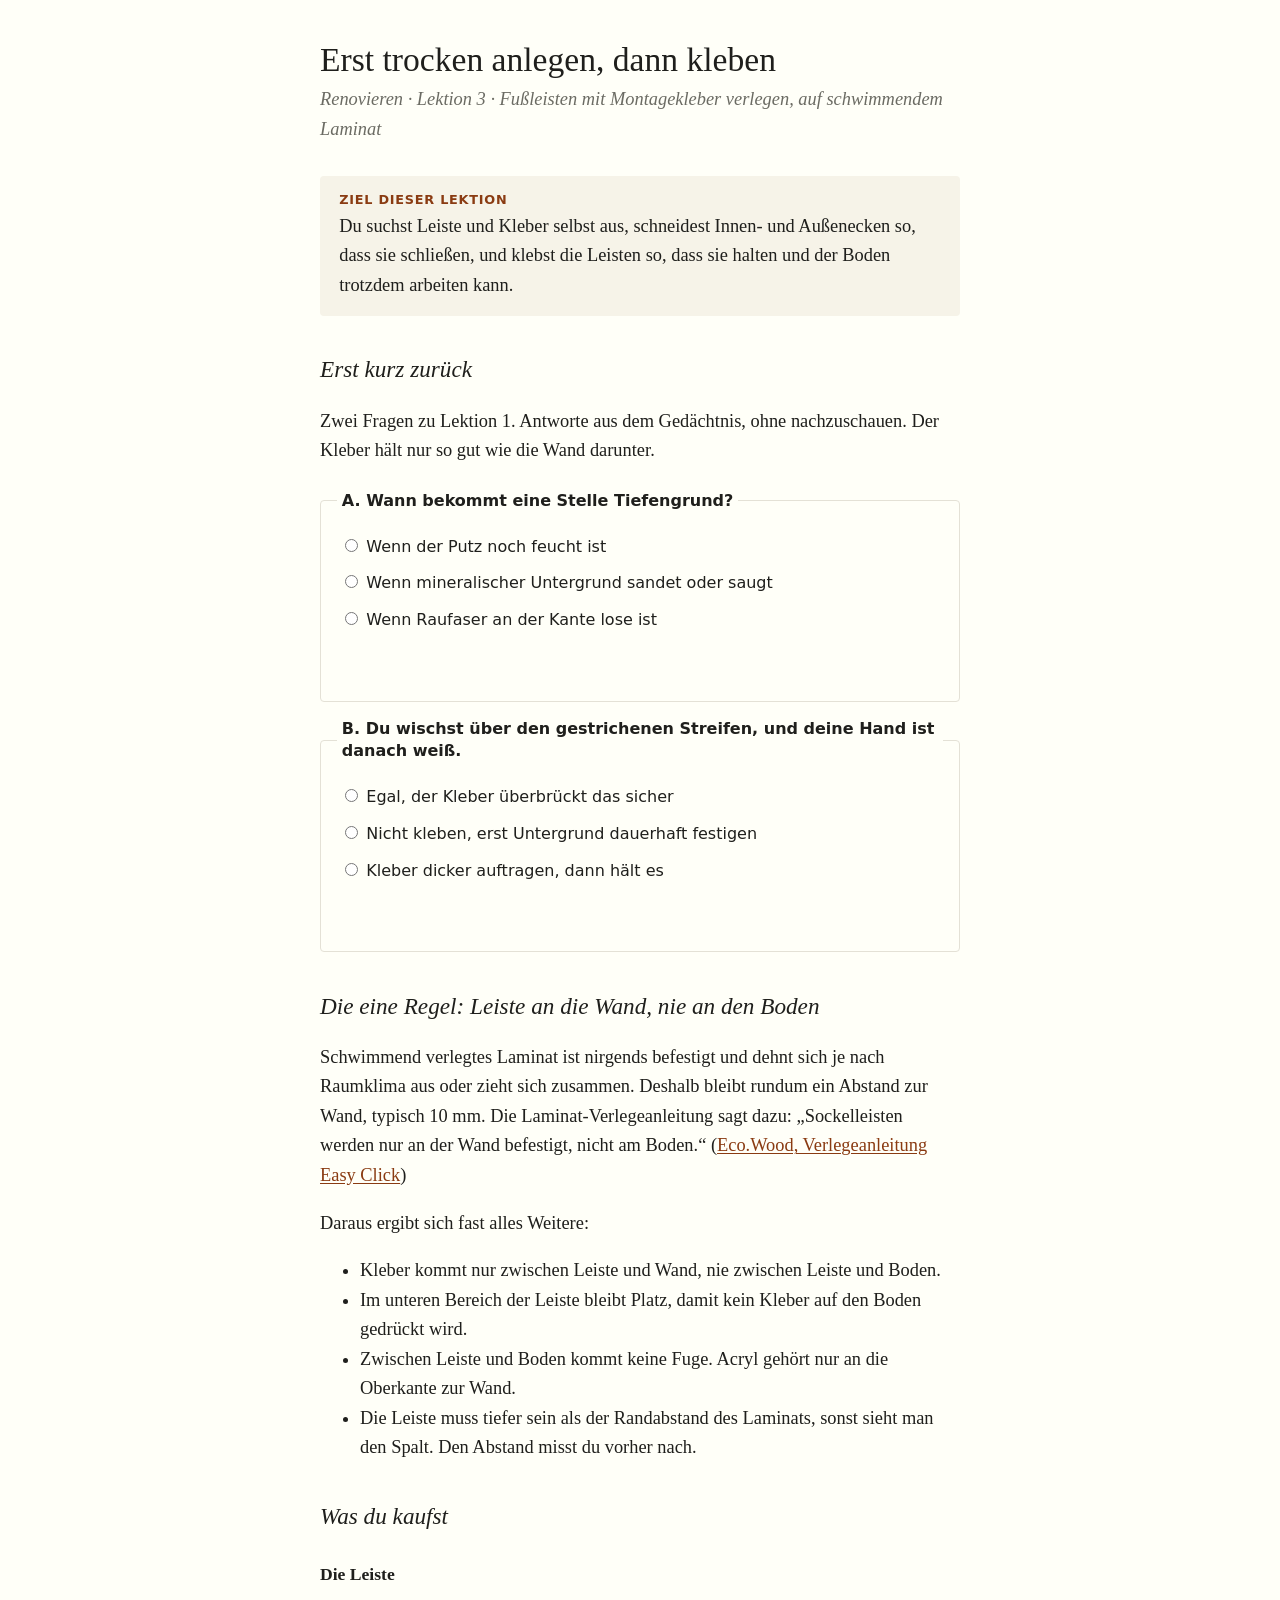
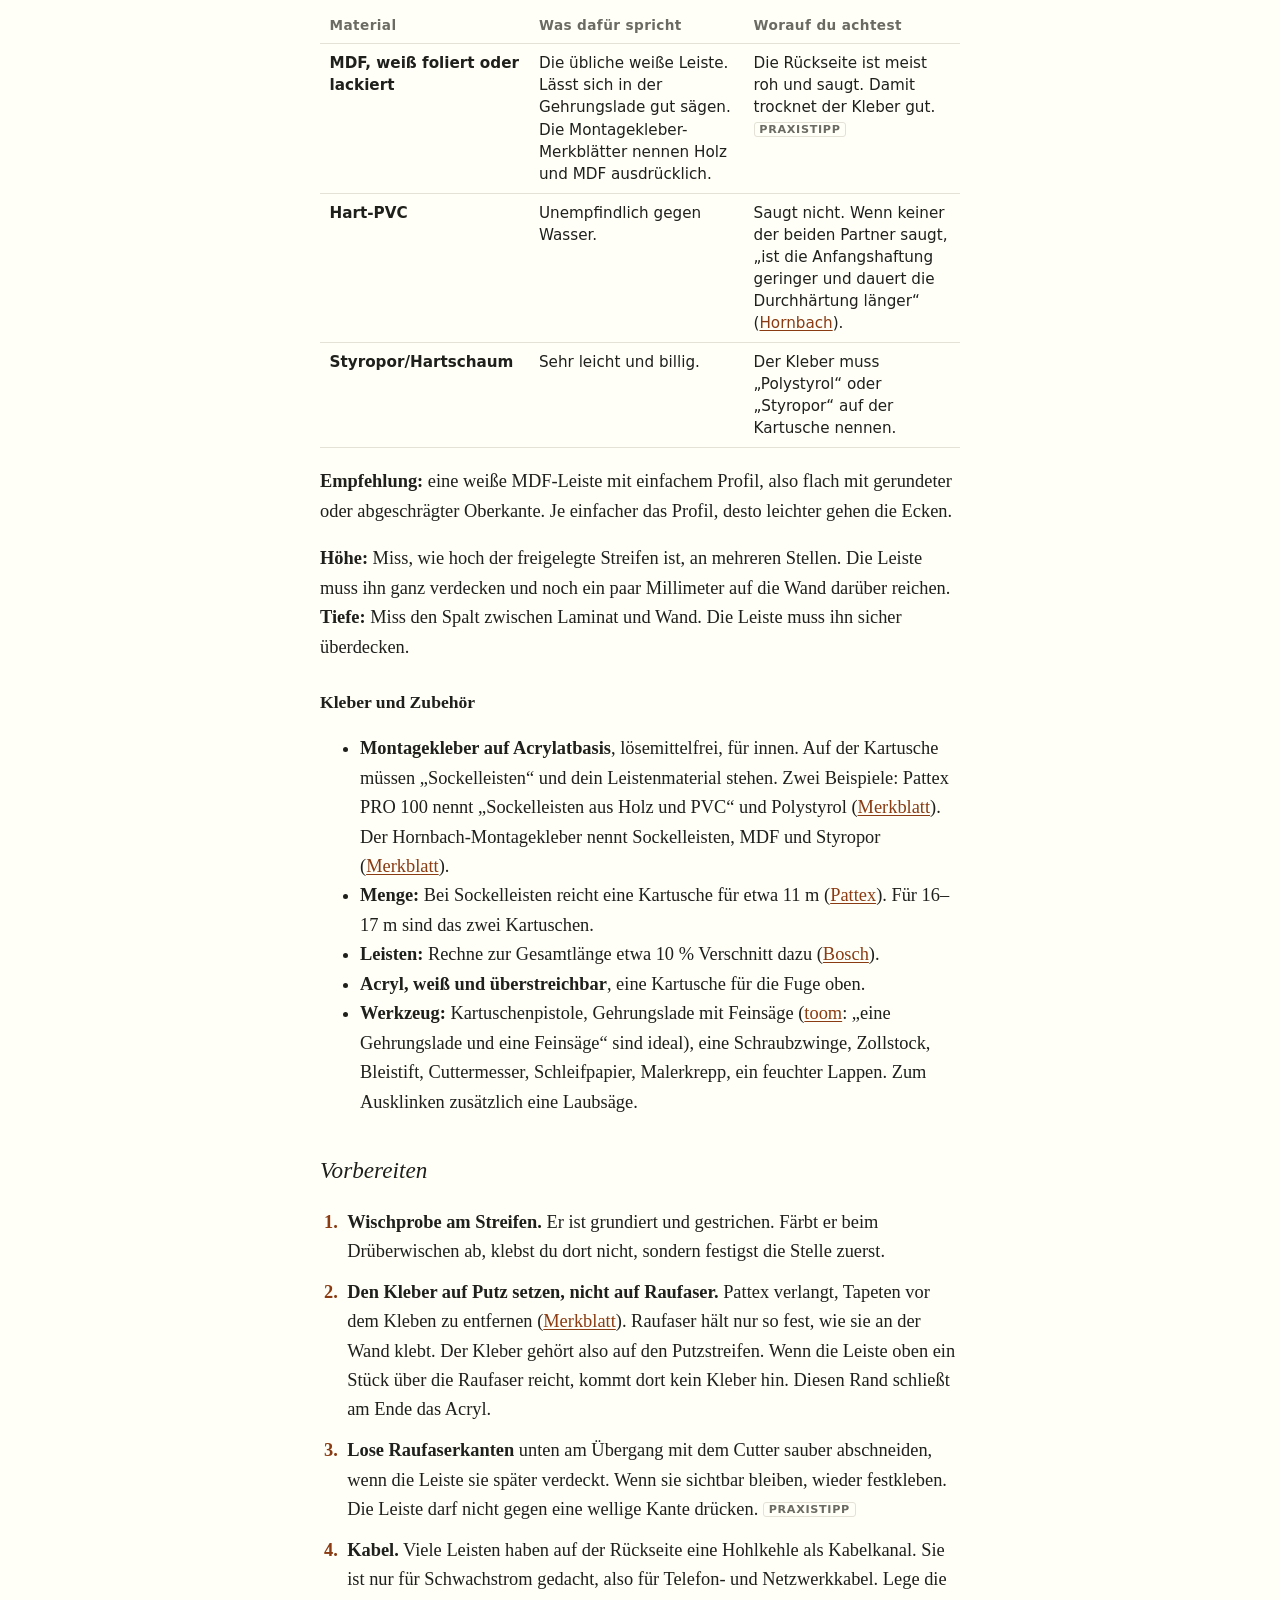
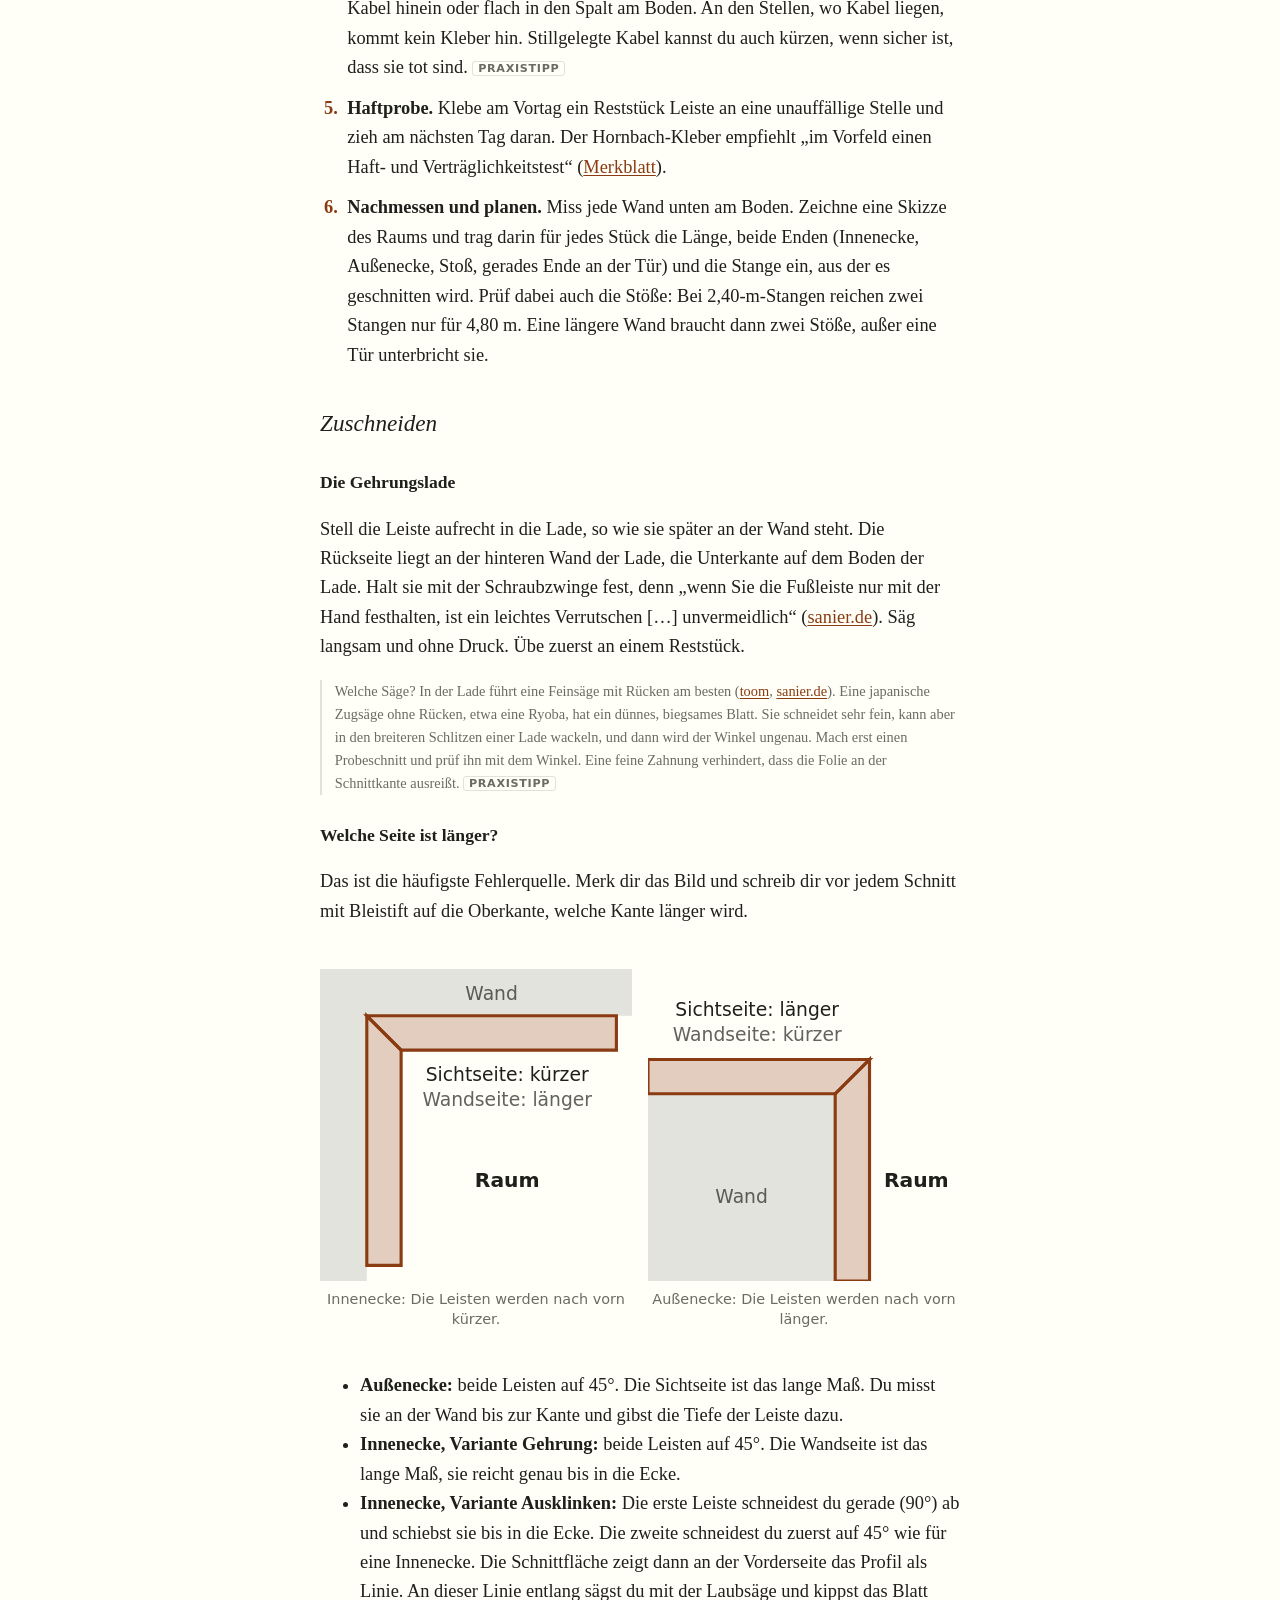
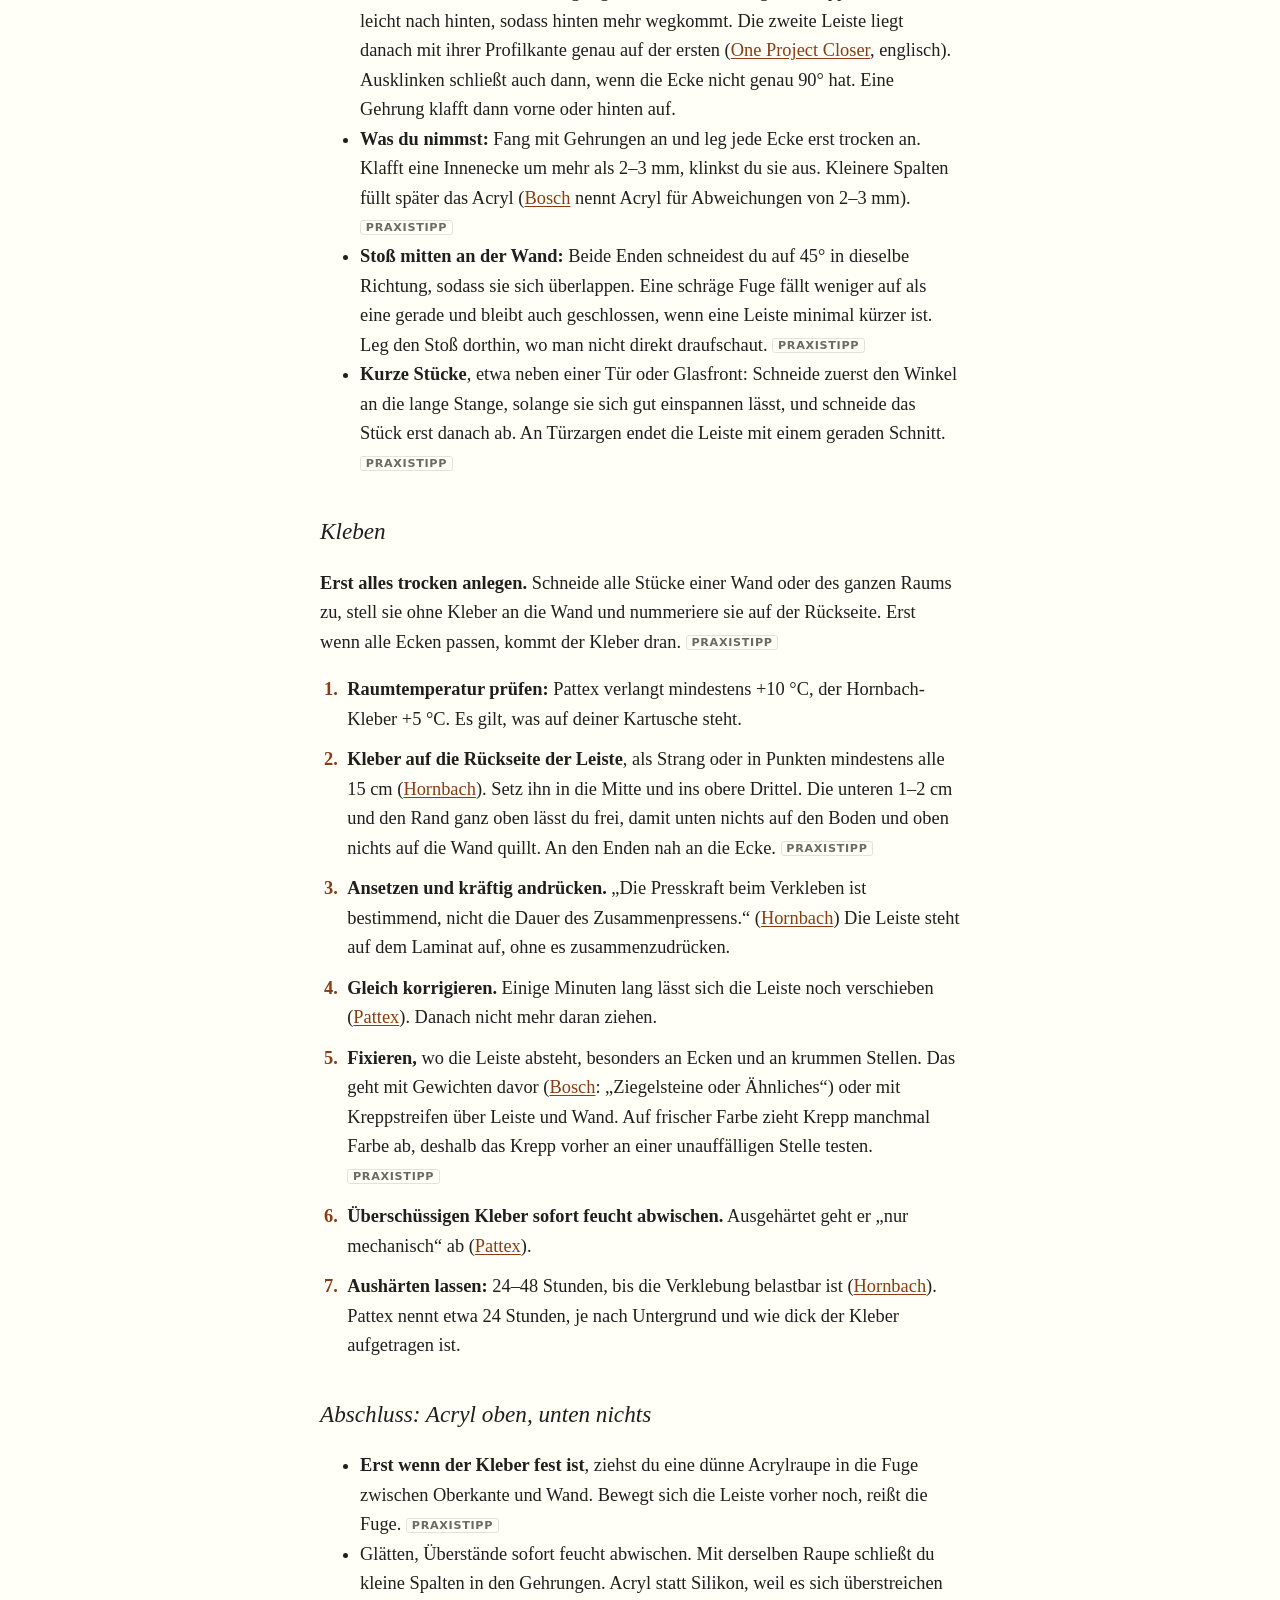
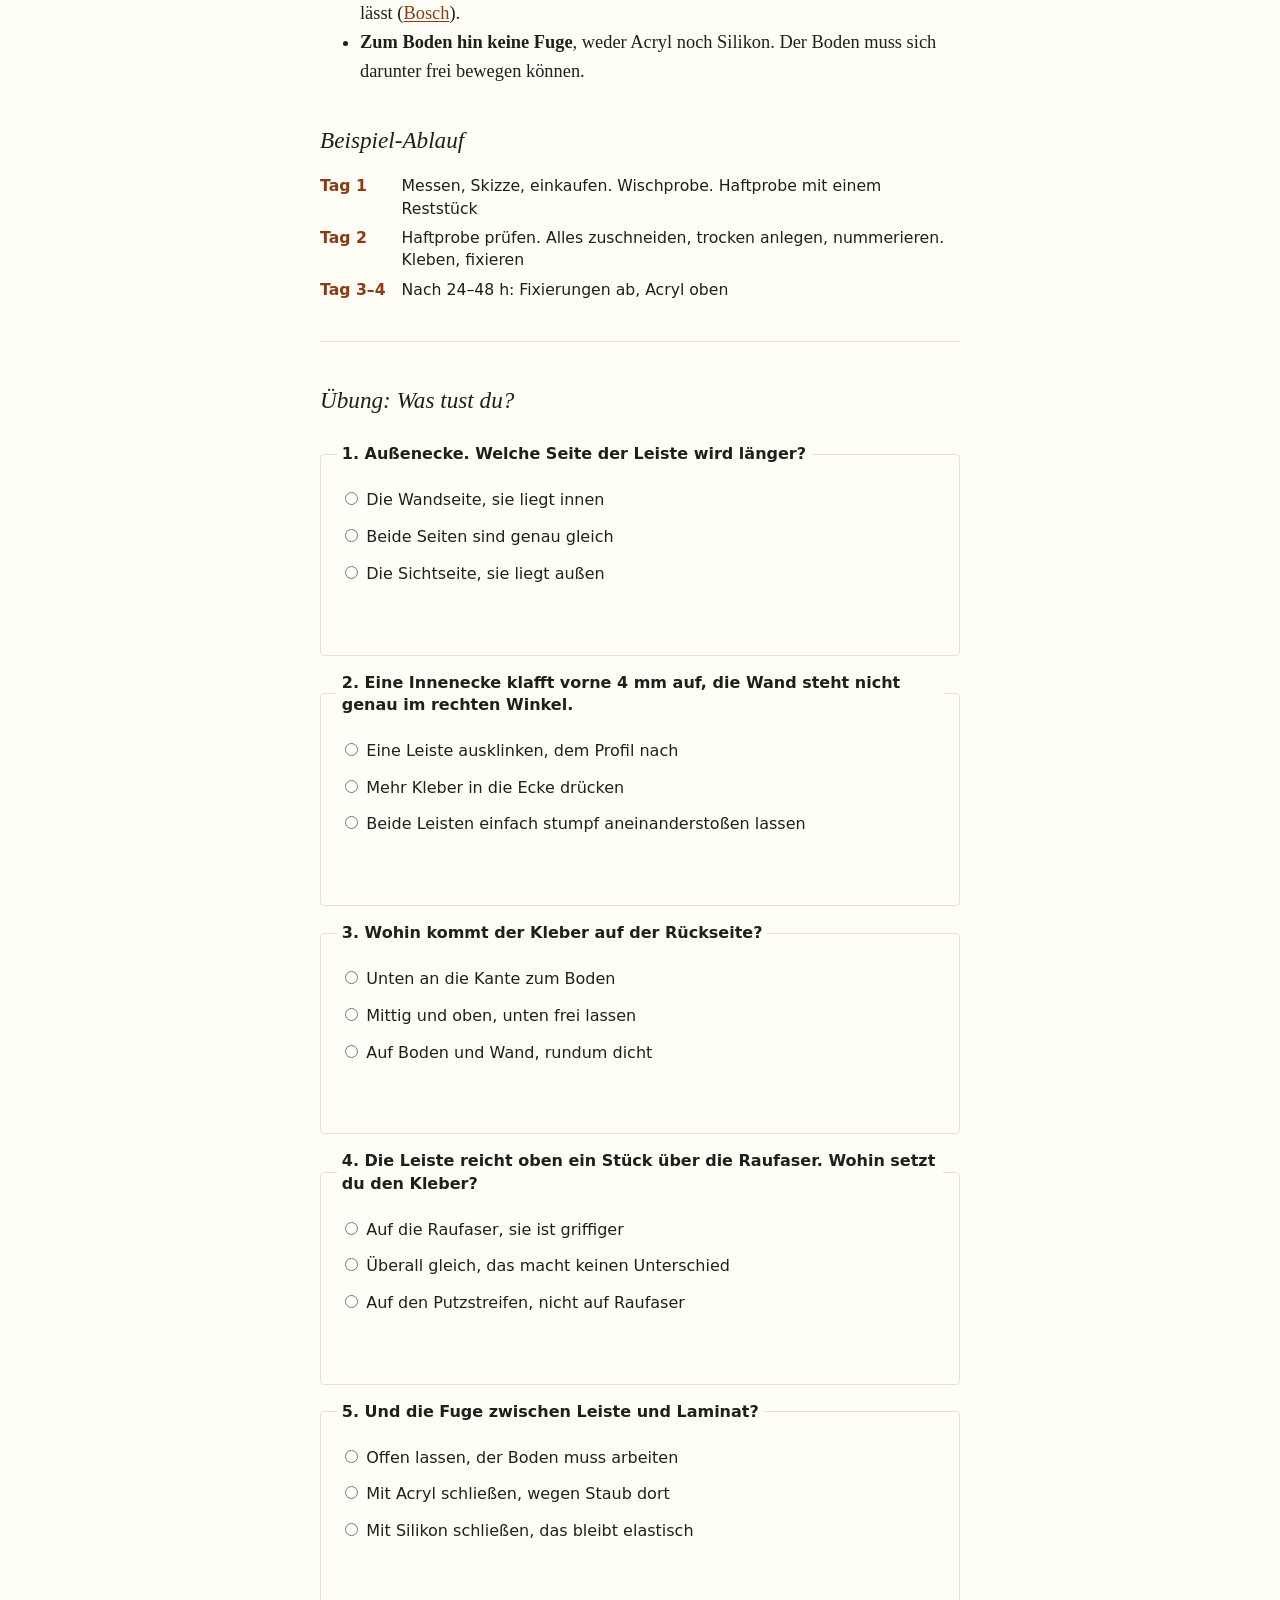
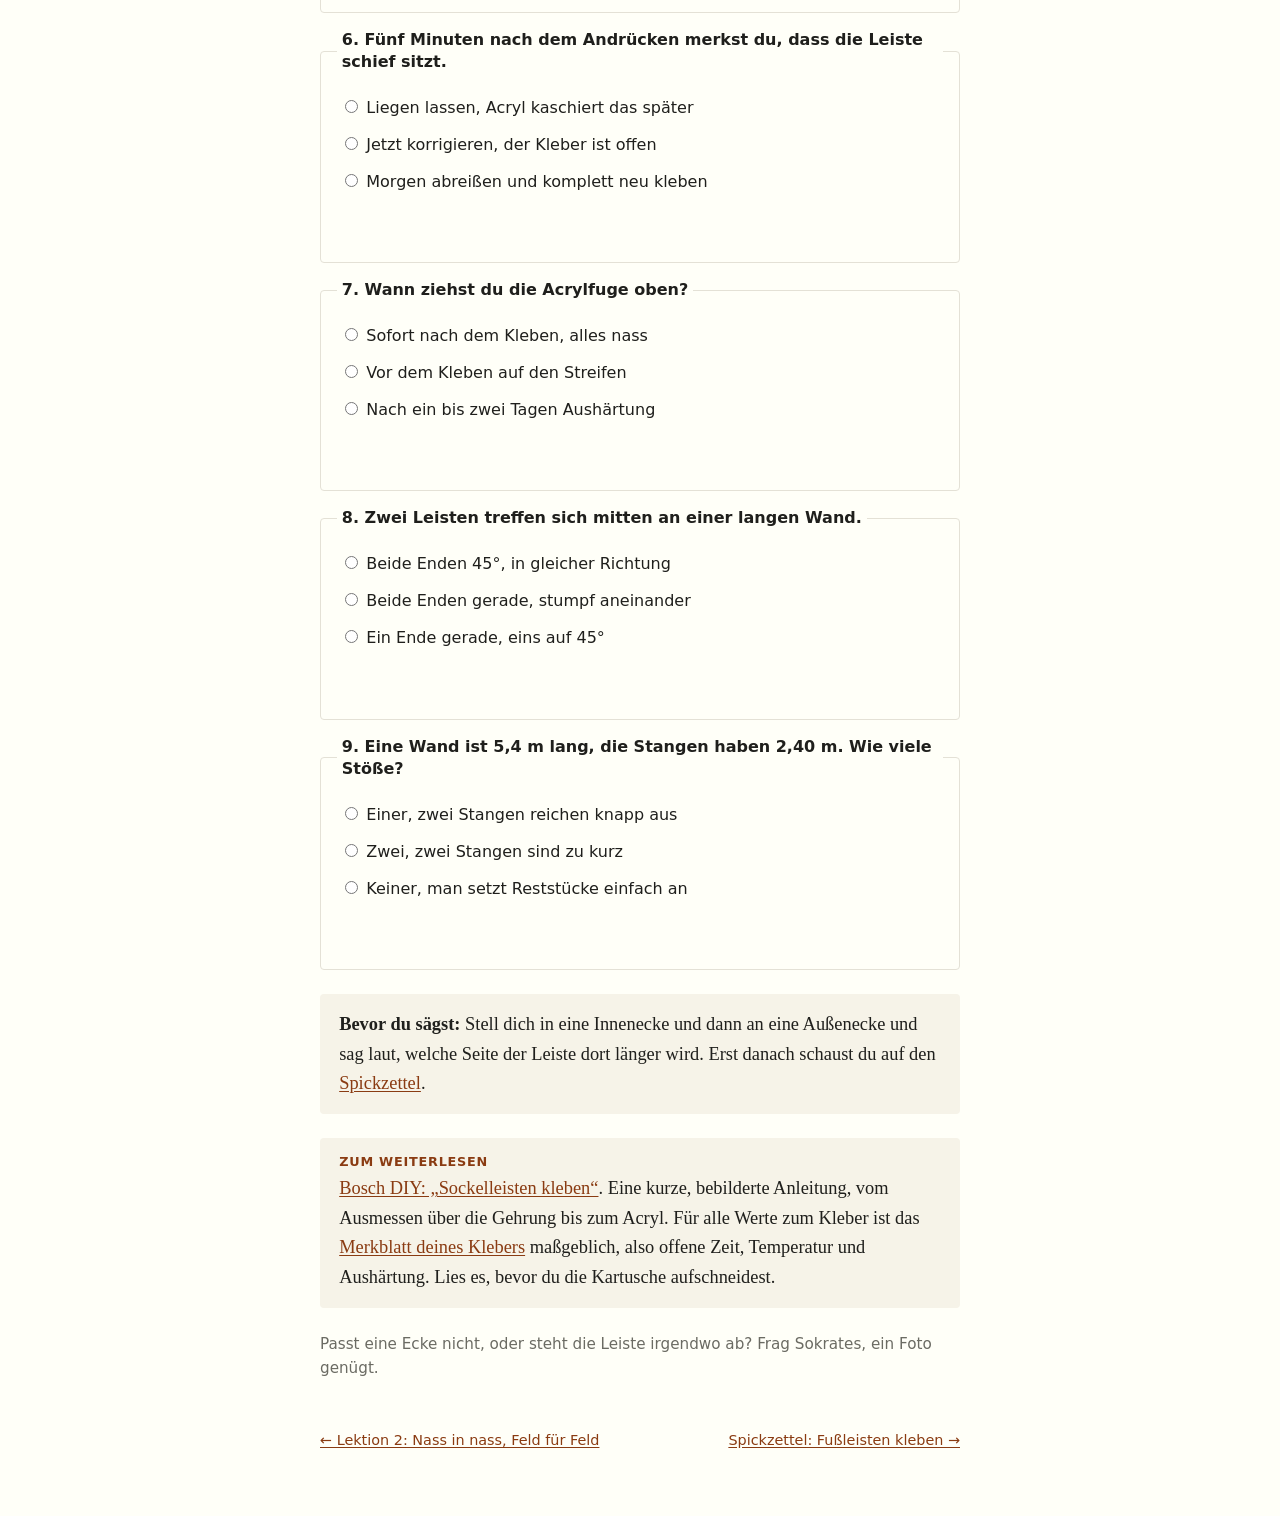
<file: renovieren/lessons/0003-fussleisten-kleben.html>
<!doctype html>
<html lang="de">
<head>
<meta charset="utf-8">
<meta name="viewport" content="width=device-width, initial-scale=1">
<title>Erst trocken anlegen, dann kleben</title>
<link rel="stylesheet" href="../../assets/kurs.css">
</head>
<body>
<main>
  <h1>Erst trocken anlegen, dann kleben</h1>
  <p class="untertitel">Renovieren · Lektion 3 · Fußleisten mit Montagekleber verlegen, auf schwimmendem Laminat</p>

  <div class="kasten ziel">
    <p>Du suchst Leiste und Kleber selbst aus, schneidest Innen- und Außenecken so, dass sie schließen, und klebst die Leisten so, dass sie halten und der Boden trotzdem arbeiten kann.</p>
  </div>

  <h2>Erst kurz zurück</h2>
  <p>Zwei Fragen zu Lektion 1. Antworte aus dem Gedächtnis, ohne nachzuschauen. Der Kleber hält nur so gut wie die Wand darunter.</p>
  <form class="quiz" data-hinweis="Noch nicht. Denk an die Wischprobe und versuch es noch einmal.">
    <fieldset data-richtig="b">
      <legend>A. Wann bekommt eine Stelle Tiefengrund?</legend>
      <label><input type="radio" name="w1" value="a"> Wenn der Putz noch feucht ist</label>
      <label><input type="radio" name="w1" value="b"> Wenn mineralischer Untergrund sandet oder saugt</label>
      <label><input type="radio" name="w1" value="c"> Wenn Raufaser an der Kante lose ist</label>
      <p class="rueckmeldung" aria-live="polite"></p>
      <p class="erklaerung" hidden>Es geht nicht darum, ob der Putz feucht oder trocken ist, sondern ob er fest ist und wie stark er saugt. Tiefengrund festigt Putz und Spachtel, wenn sie sanden oder stark saugen. Raufaser bekommt nie welchen.</p>
    </fieldset>
    <fieldset data-richtig="b">
      <legend>B. Du wischst über den gestrichenen Streifen, und deine Hand ist danach weiß.</legend>
      <label><input type="radio" name="w2" value="a"> Egal, der Kleber überbrückt das sicher</label>
      <label><input type="radio" name="w2" value="b"> Nicht kleben, erst Untergrund dauerhaft festigen</label>
      <label><input type="radio" name="w2" value="c"> Kleber dicker auftragen, dann hält es</label>
      <p class="rueckmeldung" aria-live="polite"></p>
      <p class="erklaerung" hidden>Der Kleber hält an der obersten Schicht. Wenn die abkreidet, fällt die Leiste mitsamt dieser Schicht ab. Beide Merkblätter verlangen deshalb einen tragfähigen, sauberen und staubfreien Untergrund (<a href="https://datasheets.tdx.henkel.com/PATTEX-PRO-100-de_DE.pdf">Pattex PRO 100</a>, <a href="https://media.hornbach.de/hb/technicaldatasheet/as.47290184.pdf">Hornbach Montagekleber</a>).</p>
    </fieldset>
  </form>

  <h2>Die eine Regel: Leiste an die Wand, nie an den Boden</h2>
  <p>Schwimmend verlegtes Laminat ist nirgends befestigt und dehnt sich je nach Raumklima aus oder zieht sich zusammen. Deshalb bleibt rundum ein Abstand zur Wand, typisch 10 mm. Die Laminat-Verlegeanleitung sagt dazu: „Sockelleisten werden nur an der Wand befestigt, nicht am Boden.“ (<a href="https://cdn.shopify.com/s/files/1/0633/2592/9702/files/Verlegeanleitung_Eco.Wood_Laminat_Landhausdielen.pdf">Eco.Wood, Verlegeanleitung Easy Click</a>)</p>
  <p>Daraus ergibt sich fast alles Weitere:</p>
  <ul>
    <li>Kleber kommt nur zwischen Leiste und Wand, nie zwischen Leiste und Boden.</li>
    <li>Im unteren Bereich der Leiste bleibt Platz, damit kein Kleber auf den Boden gedrückt wird.</li>
    <li>Zwischen Leiste und Boden kommt keine Fuge. Acryl gehört nur an die Oberkante zur Wand.</li>
    <li>Die Leiste muss tiefer sein als der Randabstand des Laminats, sonst sieht man den Spalt. Den Abstand misst du vorher nach.</li>
  </ul>

  <h2>Was du kaufst</h2>
  <h3>Die Leiste</h3>
  <div class="tabelle"><table>
    <thead><tr><th>Material</th><th>Was dafür spricht</th><th>Worauf du achtest</th></tr></thead>
    <tbody>
      <tr><td><strong>MDF, weiß foliert oder lackiert</strong></td><td>Die übliche weiße Leiste. Lässt sich in der Gehrungslade gut sägen. Die Montagekleber-Merkblätter nennen Holz und MDF ausdrücklich.</td><td>Die Rückseite ist meist roh und saugt. Damit trocknet der Kleber gut. <span class="praxis">Praxistipp</span></td></tr>
      <tr><td><strong>Hart-PVC</strong></td><td>Unempfindlich gegen Wasser.</td><td>Saugt nicht. Wenn keiner der beiden Partner saugt, „ist die Anfangshaftung geringer und dauert die Durchhärtung länger“ (<a href="https://media.hornbach.de/hb/technicaldatasheet/as.47290184.pdf">Hornbach</a>).</td></tr>
      <tr><td><strong>Styropor/Hartschaum</strong></td><td>Sehr leicht und billig.</td><td>Der Kleber muss „Polystyrol“ oder „Styropor“ auf der Kartusche nennen.</td></tr>
    </tbody>
  </table></div>
  <p><strong>Empfehlung:</strong> eine weiße MDF-Leiste mit einfachem Profil, also flach mit gerundeter oder abgeschrägter Oberkante. Je einfacher das Profil, desto leichter gehen die Ecken.</p>
  <p><strong>Höhe:</strong> Miss, wie hoch der freigelegte Streifen ist, an mehreren Stellen. Die Leiste muss ihn ganz verdecken und noch ein paar Millimeter auf die Wand darüber reichen. <strong>Tiefe:</strong> Miss den Spalt zwischen Laminat und Wand. Die Leiste muss ihn sicher überdecken.</p>

  <h3>Kleber und Zubehör</h3>
  <ul>
    <li><strong>Montagekleber auf Acrylatbasis</strong>, lösemittelfrei, für innen. Auf der Kartusche müssen „Sockelleisten“ und dein Leistenmaterial stehen. Zwei Beispiele: Pattex PRO 100 nennt „Sockelleisten aus Holz und PVC“ und Polystyrol (<a href="https://datasheets.tdx.henkel.com/PATTEX-PRO-100-de_DE.pdf">Merkblatt</a>). Der Hornbach-Montagekleber nennt Sockelleisten, MDF und Styropor (<a href="https://media.hornbach.de/hb/technicaldatasheet/as.47290184.pdf">Merkblatt</a>).</li>
    <li><strong>Menge:</strong> Bei Sockelleisten reicht eine Kartusche für etwa 11 m (<a href="https://datasheets.tdx.henkel.com/PATTEX-PRO-100-de_DE.pdf">Pattex</a>). Für 16–17 m sind das zwei Kartuschen.</li>
    <li><strong>Leisten:</strong> Rechne zur Gesamtlänge etwa 10 % Verschnitt dazu (<a href="https://www.bosch-diy.com/at/de/all-about-diy/sockelleiste-kleben">Bosch</a>).</li>
    <li><strong>Acryl, weiß und überstreichbar</strong>, eine Kartusche für die Fuge oben.</li>
    <li><strong>Werkzeug:</strong> Kartuschenpistole, Gehrungslade mit Feinsäge (<a href="https://toom.de/selbermachen/werkstatt-maschinen/heimwerkerpraxis/heimwerkerarbeiten/gehrungsschnitt/">toom</a>: „eine Gehrungslade und eine Feinsäge“ sind ideal), eine Schraubzwinge, Zollstock, Bleistift, Cuttermesser, Schleifpapier, Malerkrepp, ein feuchter Lappen. Zum Ausklinken zusätzlich eine Laubsäge.</li>
  </ul>

  <h2>Vorbereiten</h2>
  <ol class="schritte">
    <li><strong>Wischprobe am Streifen.</strong> Er ist grundiert und gestrichen. Färbt er beim Drüberwischen ab, klebst du dort nicht, sondern festigst die Stelle zuerst.</li>
    <li><strong>Den Kleber auf Putz setzen, nicht auf Raufaser.</strong> Pattex verlangt, Tapeten vor dem Kleben zu entfernen (<a href="https://datasheets.tdx.henkel.com/PATTEX-PRO-100-de_DE.pdf">Merkblatt</a>). Raufaser hält nur so fest, wie sie an der Wand klebt. Der Kleber gehört also auf den Putzstreifen. Wenn die Leiste oben ein Stück über die Raufaser reicht, kommt dort kein Kleber hin. Diesen Rand schließt am Ende das Acryl.</li>
    <li><strong>Lose Raufaserkanten</strong> unten am Übergang mit dem Cutter sauber abschneiden, wenn die Leiste sie später verdeckt. Wenn sie sichtbar bleiben, wieder festkleben. Die Leiste darf nicht gegen eine wellige Kante drücken. <span class="praxis">Praxistipp</span></li>
    <li><strong>Kabel.</strong> Viele Leisten haben auf der Rückseite eine Hohlkehle als Kabelkanal. Sie ist nur für Schwachstrom gedacht, also für Telefon- und Netzwerkkabel. Lege die Kabel hinein oder flach in den Spalt am Boden. An den Stellen, wo Kabel liegen, kommt kein Kleber hin. Stillgelegte Kabel kannst du auch kürzen, wenn sicher ist, dass sie tot sind. <span class="praxis">Praxistipp</span></li>
    <li><strong>Haftprobe.</strong> Klebe am Vortag ein Reststück Leiste an eine unauffällige Stelle und zieh am nächsten Tag daran. Der Hornbach-Kleber empfiehlt „im Vorfeld einen Haft- und Verträglichkeitstest“ (<a href="https://media.hornbach.de/hb/technicaldatasheet/as.47290184.pdf">Merkblatt</a>).</li>
    <li><strong>Nachmessen und planen.</strong> Miss jede Wand unten am Boden. Zeichne eine Skizze des Raums und trag darin für jedes Stück die Länge, beide Enden (Innenecke, Außenecke, Stoß, gerades Ende an der Tür) und die Stange ein, aus der es geschnitten wird. Prüf dabei auch die Stöße: Bei 2,40-m-Stangen reichen zwei Stangen nur für 4,80 m. Eine längere Wand braucht dann zwei Stöße, außer eine Tür unterbricht sie.</li>
  </ol>

  <h2>Zuschneiden</h2>
  <h3>Die Gehrungslade</h3>
  <p>Stell die Leiste aufrecht in die Lade, so wie sie später an der Wand steht. Die Rückseite liegt an der hinteren Wand der Lade, die Unterkante auf dem Boden der Lade. Halt sie mit der Schraubzwinge fest, denn „wenn Sie die Fußleiste nur mit der Hand festhalten, ist ein leichtes Verrutschen […] unvermeidlich“ (<a href="https://www.sanier.de/bodenbelag/fussleisten-selbst-auf-gehrung-saegen">sanier.de</a>). Säg langsam und ohne Druck. Übe zuerst an einem Reststück.</p>
  <p class="randnotiz">Welche Säge? In der Lade führt eine Feinsäge mit Rücken am besten (<a href="https://toom.de/selbermachen/werkstatt-maschinen/heimwerkerpraxis/heimwerkerarbeiten/gehrungsschnitt/">toom</a>, <a href="https://www.sanier.de/bodenbelag/fussleisten-selbst-auf-gehrung-saegen">sanier.de</a>). Eine japanische Zugsäge ohne Rücken, etwa eine Ryoba, hat ein dünnes, biegsames Blatt. Sie schneidet sehr fein, kann aber in den breiteren Schlitzen einer Lade wackeln, und dann wird der Winkel ungenau. Mach erst einen Probeschnitt und prüf ihn mit dem Winkel. Eine feine Zahnung verhindert, dass die Folie an der Schnittkante ausreißt. <span class="praxis">Praxistipp</span></p>

  <h3>Welche Seite ist länger?</h3>
  <p>Das ist die häufigste Fehlerquelle. Merk dir das Bild und schreib dir vor jedem Schnitt mit Bleistift auf die Oberkante, welche Kante länger wird.</p>
  <div class="skizzen">
    <figure class="skizze">
      <svg viewBox="0 0 200 200" role="img" aria-label="Innenecke von oben: Wand oben und links, zwei Leisten treffen sich in der Ecke auf Gehrung, die Wandseite ist länger als die Sichtseite">
        <rect x="0" y="0" width="200" height="30" fill="currentColor" fill-opacity=".12"/>
        <rect x="0" y="30" width="30" height="170" fill="currentColor" fill-opacity=".12"/>
        <text x="110" y="20" text-anchor="middle" font-family="system-ui, sans-serif" font-size="12" fill="currentColor" fill-opacity=".7">Wand</text>
        <polygon points="30,30 190,30 190,52 52,52" fill="var(--accent)" fill-opacity=".25" stroke="var(--accent)" stroke-width="2"/>
        <polygon points="30,30 52,52 52,190 30,190" fill="var(--accent)" fill-opacity=".25" stroke="var(--accent)" stroke-width="2"/>
        <g font-family="system-ui, sans-serif" font-size="12" fill="currentColor">
          <text x="120" y="72" text-anchor="middle">Sichtseite: kürzer</text>
          <text x="120" y="88" text-anchor="middle" fill-opacity=".7">Wandseite: länger</text>
          <text x="120" y="140" text-anchor="middle" font-size="13" font-weight="600">Raum</text>
        </g>
      </svg>
      <figcaption>Innenecke: Die Leisten werden nach vorn kürzer.</figcaption>
    </figure>
    <figure class="skizze">
      <svg viewBox="0 0 200 200" role="img" aria-label="Außenecke von oben: Wandvorsprung unten links, zwei Leisten laufen um die Ecke auf Gehrung, die Sichtseite ist länger als die Wandseite">
        <rect x="0" y="80" width="120" height="120" fill="currentColor" fill-opacity=".12"/>
        <text x="60" y="150" text-anchor="middle" font-family="system-ui, sans-serif" font-size="12" fill="currentColor" fill-opacity=".7">Wand</text>
        <polygon points="0,58 142,58 120,80 0,80" fill="var(--accent)" fill-opacity=".25" stroke="var(--accent)" stroke-width="2"/>
        <polygon points="142,58 142,200 120,200 120,80" fill="var(--accent)" fill-opacity=".25" stroke="var(--accent)" stroke-width="2"/>
        <g font-family="system-ui, sans-serif" font-size="12" fill="currentColor">
          <text x="70" y="30" text-anchor="middle">Sichtseite: länger</text>
          <text x="70" y="46" text-anchor="middle" fill-opacity=".7">Wandseite: kürzer</text>
          <text x="172" y="140" text-anchor="middle" font-size="13" font-weight="600">Raum</text>
        </g>
      </svg>
      <figcaption>Außenecke: Die Leisten werden nach vorn länger.</figcaption>
    </figure>
  </div>
  <ul>
    <li><strong>Außenecke:</strong> beide Leisten auf 45°. Die Sichtseite ist das lange Maß. Du misst sie an der Wand bis zur Kante und gibst die Tiefe der Leiste dazu.</li>
    <li><strong>Innenecke, Variante Gehrung:</strong> beide Leisten auf 45°. Die Wandseite ist das lange Maß, sie reicht genau bis in die Ecke.</li>
    <li><strong>Innenecke, Variante Ausklinken:</strong> Die erste Leiste schneidest du gerade (90°) ab und schiebst sie bis in die Ecke. Die zweite schneidest du zuerst auf 45° wie für eine Innenecke. Die Schnittfläche zeigt dann an der Vorderseite das Profil als Linie. An dieser Linie entlang sägst du mit der Laubsäge und kippst das Blatt leicht nach hinten, sodass hinten mehr wegkommt. Die zweite Leiste liegt danach mit ihrer Profilkante genau auf der ersten (<a href="https://oneprojectcloser.com/cut-baseboard-molding-with-a-coping-saw">One Project Closer</a>, englisch). Ausklinken schließt auch dann, wenn die Ecke nicht genau 90° hat. Eine Gehrung klafft dann vorne oder hinten auf.</li>
    <li><strong>Was du nimmst:</strong> Fang mit Gehrungen an und leg jede Ecke erst trocken an. Klafft eine Innenecke um mehr als 2–3 mm, klinkst du sie aus. Kleinere Spalten füllt später das Acryl (<a href="https://www.bosch-diy.com/at/de/all-about-diy/sockelleiste-kleben">Bosch</a> nennt Acryl für Abweichungen von 2–3 mm). <span class="praxis">Praxistipp</span></li>
    <li><strong>Stoß mitten an der Wand:</strong> Beide Enden schneidest du auf 45° in dieselbe Richtung, sodass sie sich überlappen. Eine schräge Fuge fällt weniger auf als eine gerade und bleibt auch geschlossen, wenn eine Leiste minimal kürzer ist. Leg den Stoß dorthin, wo man nicht direkt draufschaut. <span class="praxis">Praxistipp</span></li>
    <li><strong>Kurze Stücke</strong>, etwa neben einer Tür oder Glasfront: Schneide zuerst den Winkel an die lange Stange, solange sie sich gut einspannen lässt, und schneide das Stück erst danach ab. An Türzargen endet die Leiste mit einem geraden Schnitt. <span class="praxis">Praxistipp</span></li>
  </ul>

  <h2>Kleben</h2>
  <p><strong>Erst alles trocken anlegen.</strong> Schneide alle Stücke einer Wand oder des ganzen Raums zu, stell sie ohne Kleber an die Wand und nummeriere sie auf der Rückseite. Erst wenn alle Ecken passen, kommt der Kleber dran. <span class="praxis">Praxistipp</span></p>
  <ol class="schritte">
    <li><strong>Raumtemperatur prüfen:</strong> Pattex verlangt mindestens +10 °C, der Hornbach-Kleber +5 °C. Es gilt, was auf deiner Kartusche steht.</li>
    <li><strong>Kleber auf die Rückseite der Leiste</strong>, als Strang oder in Punkten mindestens alle 15 cm (<a href="https://media.hornbach.de/hb/technicaldatasheet/as.47290184.pdf">Hornbach</a>). Setz ihn in die Mitte und ins obere Drittel. Die unteren 1–2 cm und den Rand ganz oben lässt du frei, damit unten nichts auf den Boden und oben nichts auf die Wand quillt. An den Enden nah an die Ecke. <span class="praxis">Praxistipp</span></li>
    <li><strong>Ansetzen und kräftig andrücken.</strong> „Die Presskraft beim Verkleben ist bestimmend, nicht die Dauer des Zusammenpressens.“ (<a href="https://media.hornbach.de/hb/technicaldatasheet/as.47290184.pdf">Hornbach</a>) Die Leiste steht auf dem Laminat auf, ohne es zusammenzudrücken.</li>
    <li><strong>Gleich korrigieren.</strong> Einige Minuten lang lässt sich die Leiste noch verschieben (<a href="https://datasheets.tdx.henkel.com/PATTEX-PRO-100-de_DE.pdf">Pattex</a>). Danach nicht mehr daran ziehen.</li>
    <li><strong>Fixieren,</strong> wo die Leiste absteht, besonders an Ecken und an krummen Stellen. Das geht mit Gewichten davor (<a href="https://www.bosch-diy.com/at/de/all-about-diy/sockelleiste-kleben">Bosch</a>: „Ziegelsteine oder Ähnliches“) oder mit Kreppstreifen über Leiste und Wand. Auf frischer Farbe zieht Krepp manchmal Farbe ab, deshalb das Krepp vorher an einer unauffälligen Stelle testen. <span class="praxis">Praxistipp</span></li>
    <li><strong>Überschüssigen Kleber sofort feucht abwischen.</strong> Ausgehärtet geht er „nur mechanisch“ ab (<a href="https://datasheets.tdx.henkel.com/PATTEX-PRO-100-de_DE.pdf">Pattex</a>).</li>
    <li><strong>Aushärten lassen:</strong> 24–48 Stunden, bis die Verklebung belastbar ist (<a href="https://media.hornbach.de/hb/technicaldatasheet/as.47290184.pdf">Hornbach</a>). Pattex nennt etwa 24 Stunden, je nach Untergrund und wie dick der Kleber aufgetragen ist.</li>
  </ol>

  <h2>Abschluss: Acryl oben, unten nichts</h2>
  <ul>
    <li><strong>Erst wenn der Kleber fest ist</strong>, ziehst du eine dünne Acrylraupe in die Fuge zwischen Oberkante und Wand. Bewegt sich die Leiste vorher noch, reißt die Fuge. <span class="praxis">Praxistipp</span></li>
    <li>Glätten, Überstände sofort feucht abwischen. Mit derselben Raupe schließt du kleine Spalten in den Gehrungen. Acryl statt Silikon, weil es sich überstreichen lässt (<a href="https://www.bosch-diy.com/at/de/all-about-diy/sockelleiste-kleben">Bosch</a>).</li>
    <li><strong>Zum Boden hin keine Fuge</strong>, weder Acryl noch Silikon. Der Boden muss sich darunter frei bewegen können.</li>
  </ul>

  <h2>Beispiel-Ablauf</h2>
  <dl class="zeitplan">
    <dt>Tag 1</dt><dd>Messen, Skizze, einkaufen. Wischprobe. Haftprobe mit einem Reststück</dd>
    <dt>Tag 2</dt><dd>Haftprobe prüfen. Alles zuschneiden, trocken anlegen, nummerieren. Kleben, fixieren</dd>
    <dt>Tag 3–4</dt><dd>Nach 24–48 h: Fixierungen ab, Acryl oben</dd>
  </dl>

  <hr>

  <h2>Übung: Was tust du?</h2>
  <form class="quiz" data-hinweis="Noch nicht. Denk an die eine Regel und versuch es noch einmal.">
    <fieldset data-richtig="c">
      <legend>1. Außenecke. Welche Seite der Leiste wird länger?</legend>
      <label><input type="radio" name="q1" value="a"> Die Wandseite, sie liegt innen</label>
      <label><input type="radio" name="q1" value="b"> Beide Seiten sind genau gleich</label>
      <label><input type="radio" name="q1" value="c"> Die Sichtseite, sie liegt außen</label>
      <p class="rueckmeldung" aria-live="polite"></p>
      <p class="erklaerung" hidden>An der Außenecke laufen die Leisten um die Wand herum, deshalb ist vorn mehr Weg. An der Innenecke ist es umgekehrt.</p>
    </fieldset>

    <fieldset data-richtig="a">
      <legend>2. Eine Innenecke klafft vorne 4 mm auf, die Wand steht nicht genau im rechten Winkel.</legend>
      <label><input type="radio" name="q2" value="a"> Eine Leiste ausklinken, dem Profil nach</label>
      <label><input type="radio" name="q2" value="b"> Mehr Kleber in die Ecke drücken</label>
      <label><input type="radio" name="q2" value="c"> Beide Leisten einfach stumpf aneinanderstoßen lassen</label>
      <p class="rueckmeldung" aria-live="polite"></p>
      <p class="erklaerung" hidden>Beim Ausklinken liegt eine Leiste mit ihrer Profilkante auf der anderen. Dabei ist egal, ob die Ecke 88° oder 92° hat. Spalten bis etwa 2–3 mm schließt auch das Acryl.</p>
    </fieldset>

    <fieldset data-richtig="b">
      <legend>3. Wohin kommt der Kleber auf der Rückseite?</legend>
      <label><input type="radio" name="q3" value="a"> Unten an die Kante zum Boden</label>
      <label><input type="radio" name="q3" value="b"> Mittig und oben, unten frei lassen</label>
      <label><input type="radio" name="q3" value="c"> Auf Boden und Wand, rundum dicht</label>
      <p class="rueckmeldung" aria-live="polite"></p>
      <p class="erklaerung" hidden>Die Leiste hält nur an der Wand. Wenn unten Kleber herausquillt, verbindet er sie mit dem Laminat, und der Boden kann nicht mehr arbeiten.</p>
    </fieldset>

    <fieldset data-richtig="c">
      <legend>4. Die Leiste reicht oben ein Stück über die Raufaser. Wohin setzt du den Kleber?</legend>
      <label><input type="radio" name="q4" value="a"> Auf die Raufaser, sie ist griffiger</label>
      <label><input type="radio" name="q4" value="b"> Überall gleich, das macht keinen Unterschied</label>
      <label><input type="radio" name="q4" value="c"> Auf den Putzstreifen, nicht auf Raufaser</label>
      <p class="rueckmeldung" aria-live="polite"></p>
      <p class="erklaerung" hidden>Raufaser hält nur so fest, wie sie an der Wand klebt. Auf dem gestrichenen Putz hält der Kleber direkt. Den Rand zur Raufaser schließt das Acryl.</p>
    </fieldset>

    <fieldset data-richtig="a">
      <legend>5. Und die Fuge zwischen Leiste und Laminat?</legend>
      <label><input type="radio" name="q5" value="a"> Offen lassen, der Boden muss arbeiten</label>
      <label><input type="radio" name="q5" value="b"> Mit Acryl schließen, wegen Staub dort</label>
      <label><input type="radio" name="q5" value="c"> Mit Silikon schließen, das bleibt elastisch</label>
      <p class="rueckmeldung" aria-live="polite"></p>
      <p class="erklaerung" hidden>Jede Fuge zum Boden verbindet Leiste und Laminat. Auch Silikon hält den Boden fest, und an den Stellen, wo er sich bewegen will, reißt es.</p>
    </fieldset>

    <fieldset data-richtig="b">
      <legend>6. Fünf Minuten nach dem Andrücken merkst du, dass die Leiste schief sitzt.</legend>
      <label><input type="radio" name="q6" value="a"> Liegen lassen, Acryl kaschiert das später</label>
      <label><input type="radio" name="q6" value="b"> Jetzt korrigieren, der Kleber ist offen</label>
      <label><input type="radio" name="q6" value="c"> Morgen abreißen und komplett neu kleben</label>
      <p class="rueckmeldung" aria-live="polite"></p>
      <p class="erklaerung" hidden>Einige Minuten lang lässt sich die Leiste verschieben. Danach härtet der Kleber aus, und ausgehärtet geht er nur noch mechanisch ab.</p>
    </fieldset>

    <fieldset data-richtig="c">
      <legend>7. Wann ziehst du die Acrylfuge oben?</legend>
      <label><input type="radio" name="q7" value="a"> Sofort nach dem Kleben, alles nass</label>
      <label><input type="radio" name="q7" value="b"> Vor dem Kleben auf den Streifen</label>
      <label><input type="radio" name="q7" value="c"> Nach ein bis zwei Tagen Aushärtung</label>
      <p class="rueckmeldung" aria-live="polite"></p>
      <p class="erklaerung" hidden>Erst wenn die Leiste fest sitzt. Bewegt sie sich noch, reißt die frische Fuge, und du musst sie neu ziehen.</p>
    </fieldset>

    <fieldset data-richtig="a">
      <legend>8. Zwei Leisten treffen sich mitten an einer langen Wand.</legend>
      <label><input type="radio" name="q8" value="a"> Beide Enden 45°, in gleicher Richtung</label>
      <label><input type="radio" name="q8" value="b"> Beide Enden gerade, stumpf aneinander</label>
      <label><input type="radio" name="q8" value="c"> Ein Ende gerade, eins auf 45°</label>
      <p class="rueckmeldung" aria-live="polite"></p>
      <p class="erklaerung" hidden>Die Enden überlappen schräg. Die Fuge fällt dann kaum auf und bleibt auch geschlossen, wenn sich eine Leiste minimal verschiebt.</p>
    </fieldset>

    <fieldset data-richtig="b">
      <legend>9. Eine Wand ist 5,4 m lang, die Stangen haben 2,40 m. Wie viele Stöße?</legend>
      <label><input type="radio" name="q9" value="a"> Einer, zwei Stangen reichen knapp aus</label>
      <label><input type="radio" name="q9" value="b"> Zwei, zwei Stangen sind zu kurz</label>
      <label><input type="radio" name="q9" value="c"> Keiner, man setzt Reststücke einfach an</label>
      <p class="rueckmeldung" aria-live="polite"></p>
      <p class="erklaerung" hidden>Zwei Stangen ergeben nur 4,80 m, also brauchst du ein drittes Stück und damit zwei Stöße. Unterbricht eine Tür die Wand, ändert sich die Rechnung. Deshalb vorher nachmessen.</p>
    </fieldset>

    <p class="ergebnis" aria-live="polite"></p>
  </form>

  <div class="kasten">
    <p><strong>Bevor du sägst:</strong> Stell dich in eine Innenecke und dann an eine Außenecke und sag laut, welche Seite der Leiste dort länger wird. Erst danach schaust du auf den <a href="../reference/fussleisten-spickzettel.html">Spickzettel</a>.</p>
  </div>

  <div class="kasten quelle">
    <p><a href="https://www.bosch-diy.com/at/de/all-about-diy/sockelleiste-kleben">Bosch DIY: „Sockelleisten kleben“</a>. Eine kurze, bebilderte Anleitung, vom Ausmessen über die Gehrung bis zum Acryl. Für alle Werte zum Kleber ist das <a href="https://datasheets.tdx.henkel.com/PATTEX-PRO-100-de_DE.pdf">Merkblatt deines Klebers</a> maßgeblich, also offene Zeit, Temperatur und Aushärtung. Lies es, bevor du die Kartusche aufschneidest.</p>
  </div>

  <p class="fragen">Passt eine Ecke nicht, oder steht die Leiste irgendwo ab? Frag Sokrates, ein Foto genügt.</p>

  <nav class="lektion">
    <a href="0002-decke-und-waende-streichen.html">← Lektion 2: Nass in nass, Feld für Feld</a>
    <a href="../reference/fussleisten-spickzettel.html">Spickzettel: Fußleisten kleben →</a>
  </nav>
</main>
<script src="../../assets/quiz.js"></script>
</body>
</html>
</file>
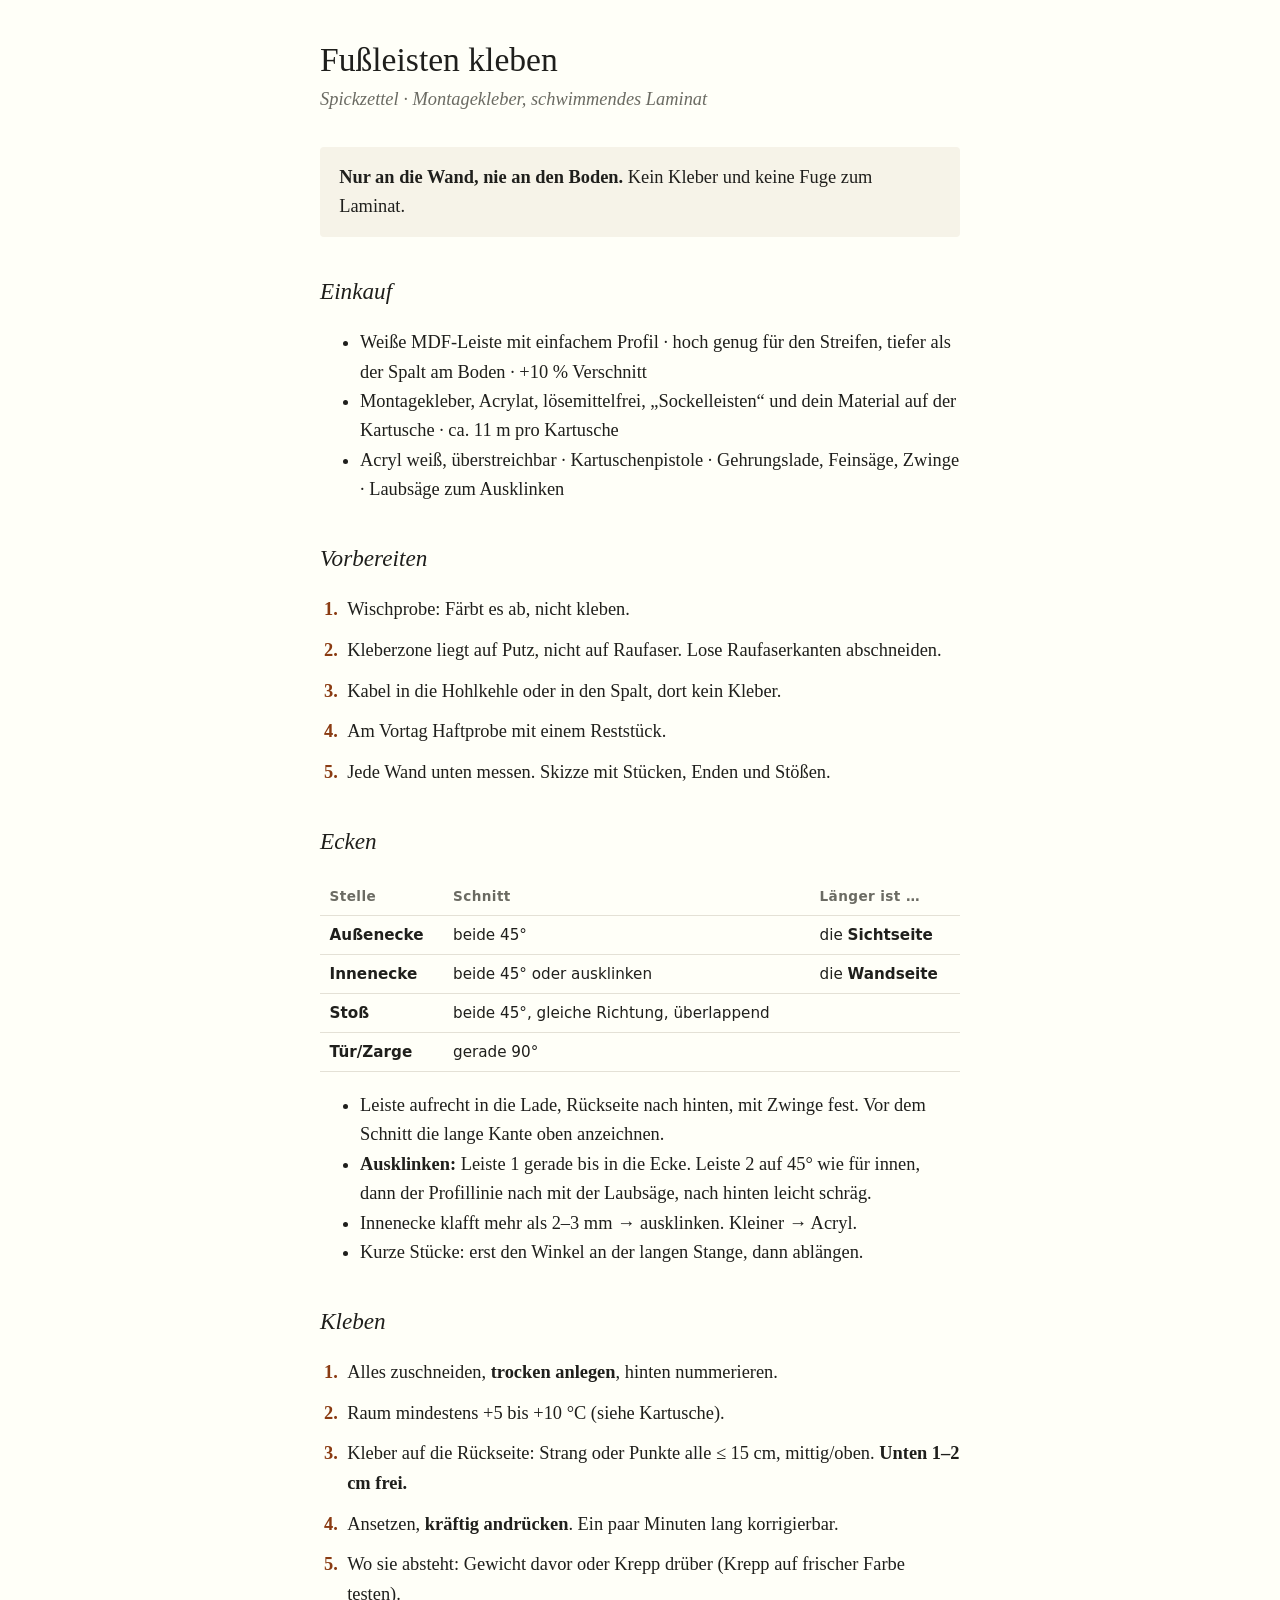
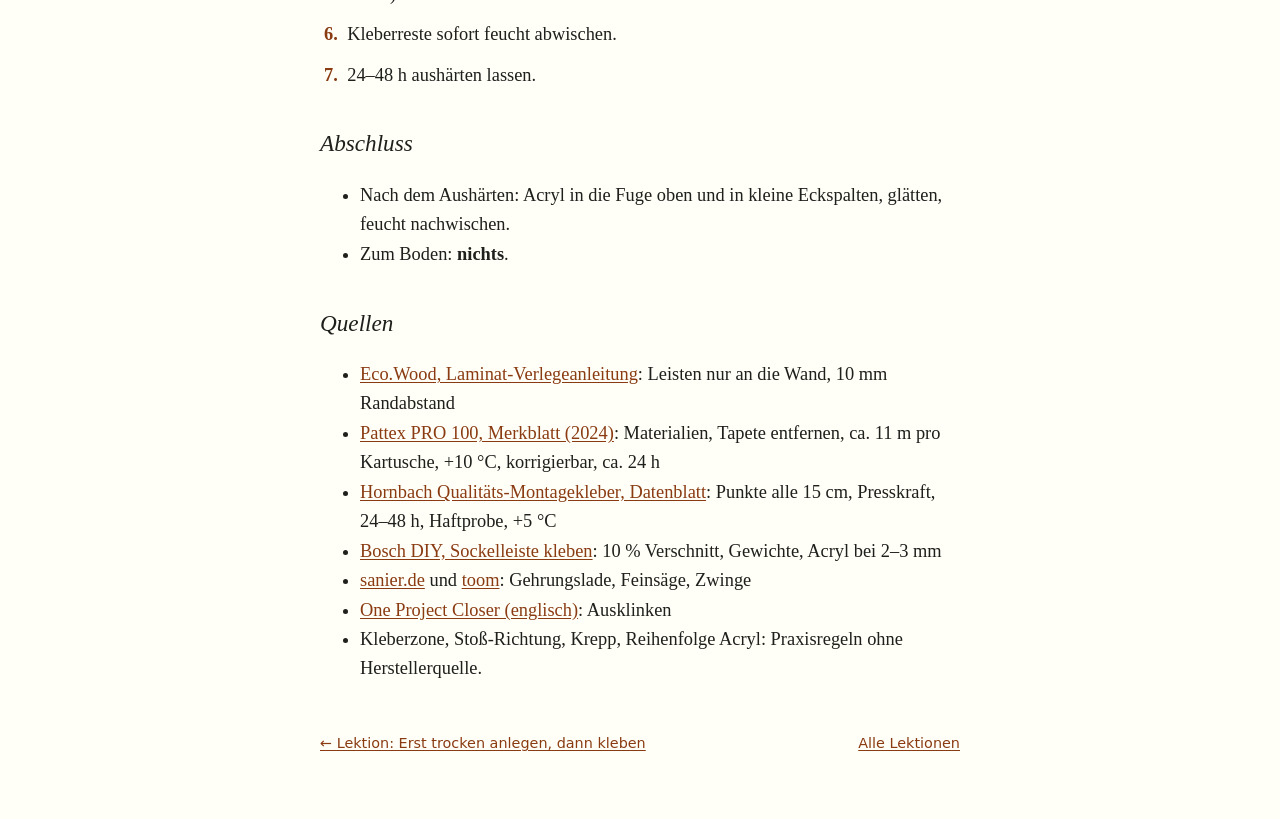
<file: renovieren/reference/fussleisten-spickzettel.html>
<!doctype html>
<html lang="de">
<head>
<meta charset="utf-8">
<meta name="viewport" content="width=device-width, initial-scale=1">
<title>Fußleisten kleben</title>
<link rel="stylesheet" href="../../assets/kurs.css">
</head>
<body>
<main>
  <h1>Fußleisten kleben</h1>
  <p class="untertitel">Spickzettel · Montagekleber, schwimmendes Laminat</p>

  <div class="kasten">
    <p><strong>Nur an die Wand, nie an den Boden.</strong> Kein Kleber und keine Fuge zum Laminat.</p>
  </div>

  <h2>Einkauf</h2>
  <ul>
    <li>Weiße MDF-Leiste mit einfachem Profil · hoch genug für den Streifen, tiefer als der Spalt am Boden · +10 % Verschnitt</li>
    <li>Montagekleber, Acrylat, lösemittelfrei, „Sockelleisten“ und dein Material auf der Kartusche · ca. 11 m pro Kartusche</li>
    <li>Acryl weiß, überstreichbar · Kartuschenpistole · Gehrungslade, Feinsäge, Zwinge · Laubsäge zum Ausklinken</li>
  </ul>

  <h2>Vorbereiten</h2>
  <ol class="schritte">
    <li>Wischprobe: Färbt es ab, nicht kleben.</li>
    <li>Kleberzone liegt auf Putz, nicht auf Raufaser. Lose Raufaserkanten abschneiden.</li>
    <li>Kabel in die Hohlkehle oder in den Spalt, dort kein Kleber.</li>
    <li>Am Vortag Haftprobe mit einem Reststück.</li>
    <li>Jede Wand unten messen. Skizze mit Stücken, Enden und Stößen.</li>
  </ol>

  <h2>Ecken</h2>
  <div class="tabelle"><table>
    <thead><tr><th>Stelle</th><th>Schnitt</th><th>Länger ist …</th></tr></thead>
    <tbody>
      <tr><td><strong>Außenecke</strong></td><td>beide 45°</td><td>die <strong>Sichtseite</strong></td></tr>
      <tr><td><strong>Innenecke</strong></td><td>beide 45° oder ausklinken</td><td>die <strong>Wandseite</strong></td></tr>
      <tr><td><strong>Stoß</strong></td><td>beide 45°, gleiche Richtung, überlappend</td><td></td></tr>
      <tr><td><strong>Tür/Zarge</strong></td><td>gerade 90°</td><td></td></tr>
    </tbody>
  </table></div>
  <ul>
    <li>Leiste aufrecht in die Lade, Rückseite nach hinten, mit Zwinge fest. Vor dem Schnitt die lange Kante oben anzeichnen.</li>
    <li><strong>Ausklinken:</strong> Leiste 1 gerade bis in die Ecke. Leiste 2 auf 45° wie für innen, dann der Profillinie nach mit der Laubsäge, nach hinten leicht schräg.</li>
    <li>Innenecke klafft mehr als 2–3 mm → ausklinken. Kleiner → Acryl.</li>
    <li>Kurze Stücke: erst den Winkel an der langen Stange, dann ablängen.</li>
  </ul>

  <h2>Kleben</h2>
  <ol class="schritte">
    <li>Alles zuschneiden, <strong>trocken anlegen</strong>, hinten nummerieren.</li>
    <li>Raum mindestens +5 bis +10 °C (siehe Kartusche).</li>
    <li>Kleber auf die Rückseite: Strang oder Punkte alle ≤ 15 cm, mittig/oben. <strong>Unten 1–2 cm frei.</strong></li>
    <li>Ansetzen, <strong>kräftig andrücken</strong>. Ein paar Minuten lang korrigierbar.</li>
    <li>Wo sie absteht: Gewicht davor oder Krepp drüber (Krepp auf frischer Farbe testen).</li>
    <li>Kleberreste sofort feucht abwischen.</li>
    <li>24–48 h aushärten lassen.</li>
  </ol>

  <h2>Abschluss</h2>
  <ul>
    <li>Nach dem Aushärten: Acryl in die Fuge oben und in kleine Eckspalten, glätten, feucht nachwischen.</li>
    <li>Zum Boden: <strong>nichts</strong>.</li>
  </ul>

  <h2>Quellen</h2>
  <ul>
    <li><a href="https://cdn.shopify.com/s/files/1/0633/2592/9702/files/Verlegeanleitung_Eco.Wood_Laminat_Landhausdielen.pdf">Eco.Wood, Laminat-Verlegeanleitung</a>: Leisten nur an die Wand, 10 mm Randabstand</li>
    <li><a href="https://datasheets.tdx.henkel.com/PATTEX-PRO-100-de_DE.pdf">Pattex PRO 100, Merkblatt (2024)</a>: Materialien, Tapete entfernen, ca. 11 m pro Kartusche, +10 °C, korrigierbar, ca. 24 h</li>
    <li><a href="https://media.hornbach.de/hb/technicaldatasheet/as.47290184.pdf">Hornbach Qualitäts-Montagekleber, Datenblatt</a>: Punkte alle 15 cm, Presskraft, 24–48 h, Haftprobe, +5 °C</li>
    <li><a href="https://www.bosch-diy.com/at/de/all-about-diy/sockelleiste-kleben">Bosch DIY, Sockelleiste kleben</a>: 10 % Verschnitt, Gewichte, Acryl bei 2–3 mm</li>
    <li><a href="https://www.sanier.de/bodenbelag/fussleisten-selbst-auf-gehrung-saegen">sanier.de</a> und <a href="https://toom.de/selbermachen/werkstatt-maschinen/heimwerkerpraxis/heimwerkerarbeiten/gehrungsschnitt/">toom</a>: Gehrungslade, Feinsäge, Zwinge</li>
    <li><a href="https://oneprojectcloser.com/cut-baseboard-molding-with-a-coping-saw">One Project Closer (englisch)</a>: Ausklinken</li>
    <li>Kleberzone, Stoß-Richtung, Krepp, Reihenfolge Acryl: Praxisregeln ohne Herstellerquelle.</li>
  </ul>

  <nav class="lektion">
    <a href="../lessons/0003-fussleisten-kleben.html">← Lektion: Erst trocken anlegen, dann kleben</a>
    <a href="../../index.html">Alle Lektionen</a>
  </nav>
</main>
</body>
</html>
</file>
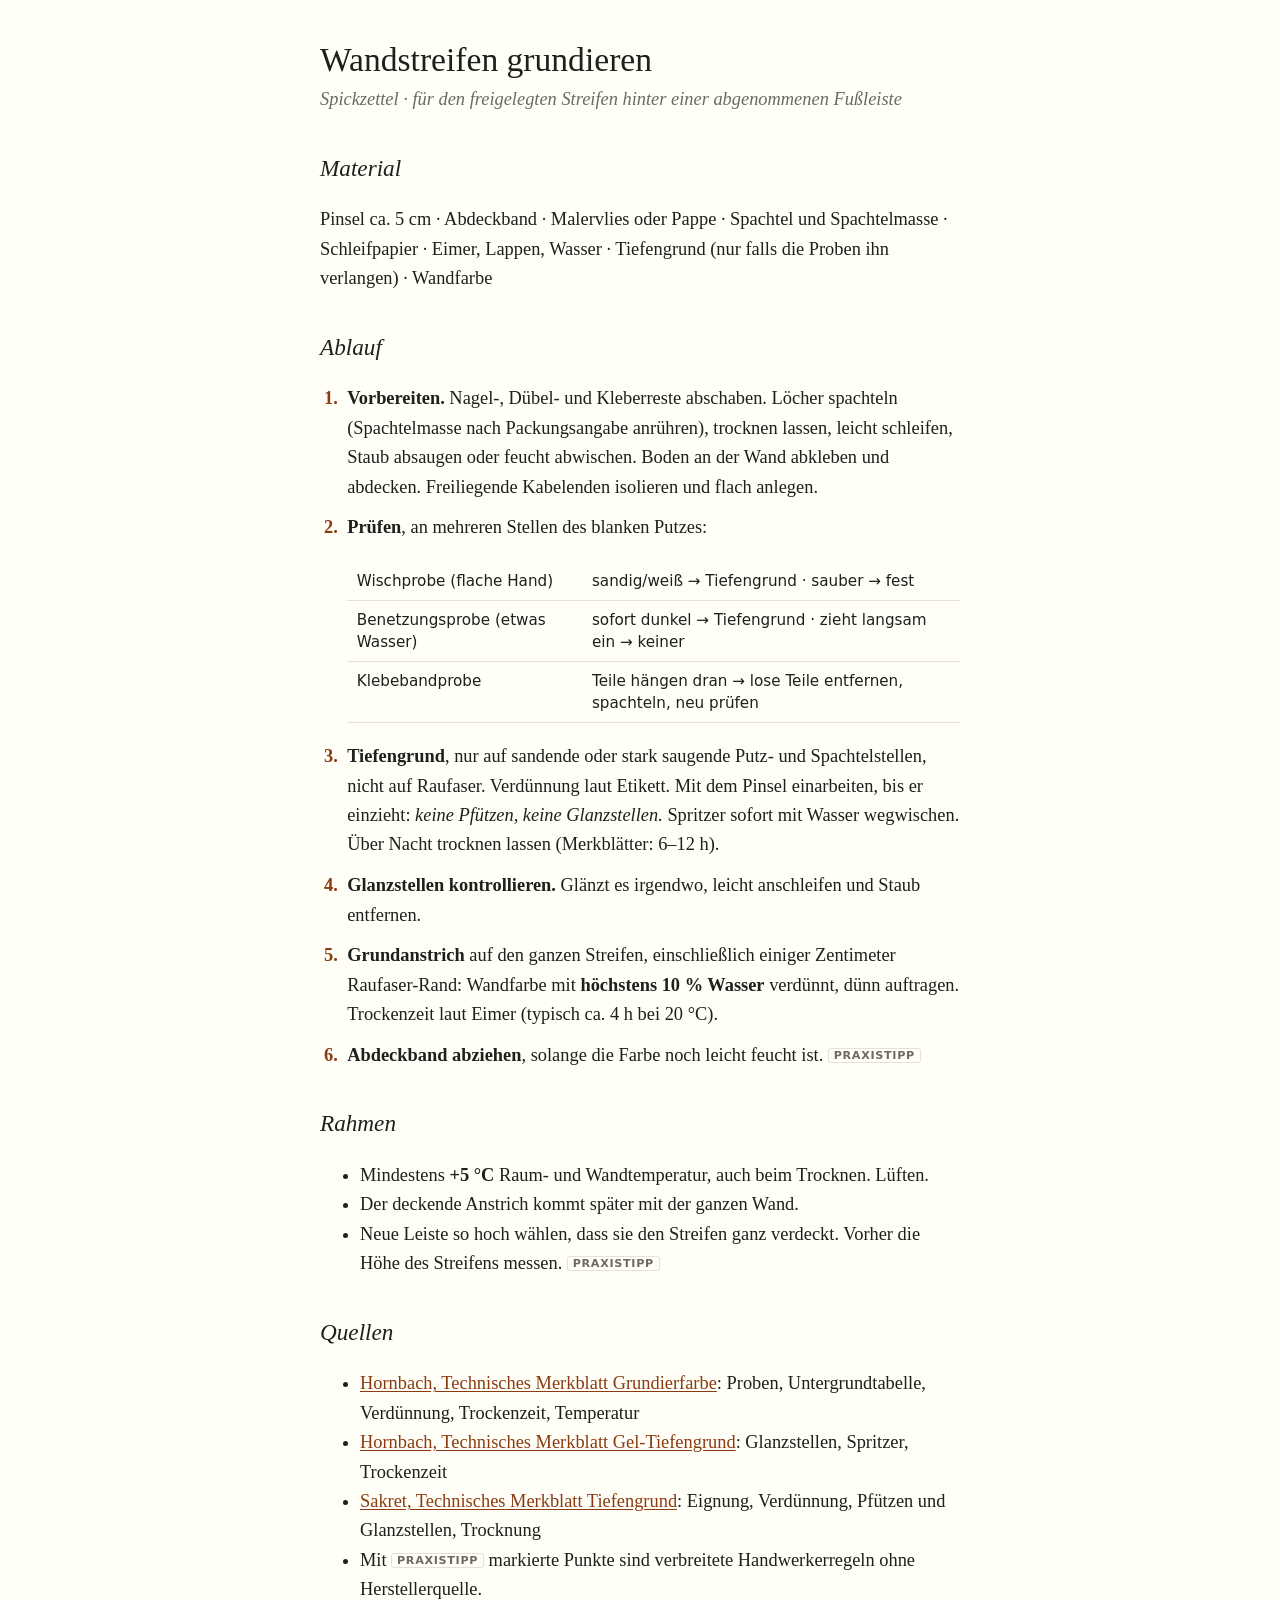
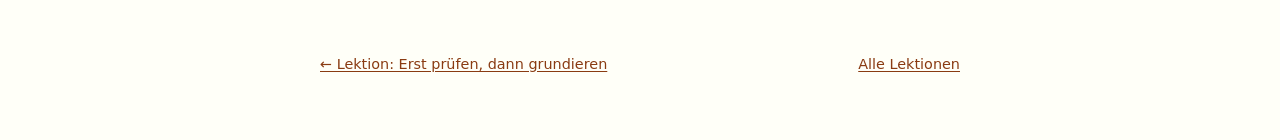
<file: renovieren/reference/grundieren-spickzettel.html>
<!doctype html>
<html lang="de">
<head>
<meta charset="utf-8">
<meta name="viewport" content="width=device-width, initial-scale=1">
<title>Wandstreifen grundieren</title>
<link rel="stylesheet" href="../../assets/kurs.css">
</head>
<body>
<main>
  <h1>Wandstreifen grundieren</h1>
  <p class="untertitel">Spickzettel · für den freigelegten Streifen hinter einer abgenommenen Fußleiste</p>

  <h2>Material</h2>
  <p>Pinsel ca. 5 cm · Abdeckband · Malervlies oder Pappe · Spachtel und Spachtelmasse · Schleifpapier · Eimer, Lappen, Wasser · Tiefengrund (nur falls die Proben ihn verlangen) · Wandfarbe</p>

  <h2>Ablauf</h2>
  <ol class="schritte">
    <li><strong>Vorbereiten.</strong> Nagel-, Dübel- und Kleberreste abschaben. Löcher spachteln (Spachtelmasse nach Packungsangabe anrühren), trocknen lassen, leicht schleifen, Staub absaugen oder feucht abwischen. Boden an der Wand abkleben und abdecken. Freiliegende Kabelenden isolieren und flach anlegen.</li>
    <li><strong>Prüfen</strong>, an mehreren Stellen des blanken Putzes:
      <div class="tabelle"><table>
        <tr><td>Wischprobe (flache Hand)</td><td>sandig/weiß → Tiefengrund · sauber → fest</td></tr>
        <tr><td>Benetzungsprobe (etwas Wasser)</td><td>sofort dunkel → Tiefengrund · zieht langsam ein → keiner</td></tr>
        <tr><td>Klebebandprobe</td><td>Teile hängen dran → lose Teile entfernen, spachteln, neu prüfen</td></tr>
      </table></div>
    </li>
    <li><strong>Tiefengrund</strong>, nur auf sandende oder stark saugende Putz- und Spachtelstellen, nicht auf Raufaser. Verdünnung laut Etikett. Mit dem Pinsel einarbeiten, bis er einzieht: <em>keine Pfützen, keine Glanzstellen.</em> Spritzer sofort mit Wasser wegwischen. Über Nacht trocknen lassen (Merkblätter: 6–12 h).</li>
    <li><strong>Glanzstellen kontrollieren.</strong> Glänzt es irgendwo, leicht anschleifen und Staub entfernen.</li>
    <li><strong>Grundanstrich</strong> auf den ganzen Streifen, einschließlich einiger Zentimeter Raufaser-Rand: Wandfarbe mit <strong>höchstens 10 % Wasser</strong> verdünnt, dünn auftragen. Trockenzeit laut Eimer (typisch ca. 4 h bei 20 °C).</li>
    <li><strong>Abdeckband abziehen</strong>, solange die Farbe noch leicht feucht ist. <span class="praxis">Praxistipp</span></li>
  </ol>

  <h2>Rahmen</h2>
  <ul>
    <li>Mindestens <strong>+5 °C</strong> Raum- und Wandtemperatur, auch beim Trocknen. Lüften.</li>
    <li>Der deckende Anstrich kommt später mit der ganzen Wand.</li>
    <li>Neue Leiste so hoch wählen, dass sie den Streifen ganz verdeckt. Vorher die Höhe des Streifens messen. <span class="praxis">Praxistipp</span></li>
  </ul>

  <h2>Quellen</h2>
  <ul>
    <li><a href="https://media.hornbach.de/hb/technicaldatasheet/as.21562319.pdf">Hornbach, Technisches Merkblatt Grundierfarbe</a>: Proben, Untergrundtabelle, Verdünnung, Trockenzeit, Temperatur</li>
    <li><a href="https://media.hornbach.de/hb/technicaldatasheet/as.21561222.pdf">Hornbach, Technisches Merkblatt Gel-Tiefengrund</a>: Glanzstellen, Spritzer, Trockenzeit</li>
    <li><a href="https://www.sakret.de/product-files/documents/tm-sakret-diy-tiefengrund-de-2024-04-19.pdf">Sakret, Technisches Merkblatt Tiefengrund</a>: Eignung, Verdünnung, Pfützen und Glanzstellen, Trocknung</li>
    <li>Mit <span class="praxis">Praxistipp</span> markierte Punkte sind verbreitete Handwerkerregeln ohne Herstellerquelle.</li>
  </ul>

  <nav class="lektion">
    <a href="../lessons/0001-wandstreifen-grundieren.html">← Lektion: Erst prüfen, dann grundieren</a>
    <a href="../../index.html">Alle Lektionen</a>
  </nav>
</main>
</body>
</html>
</file>
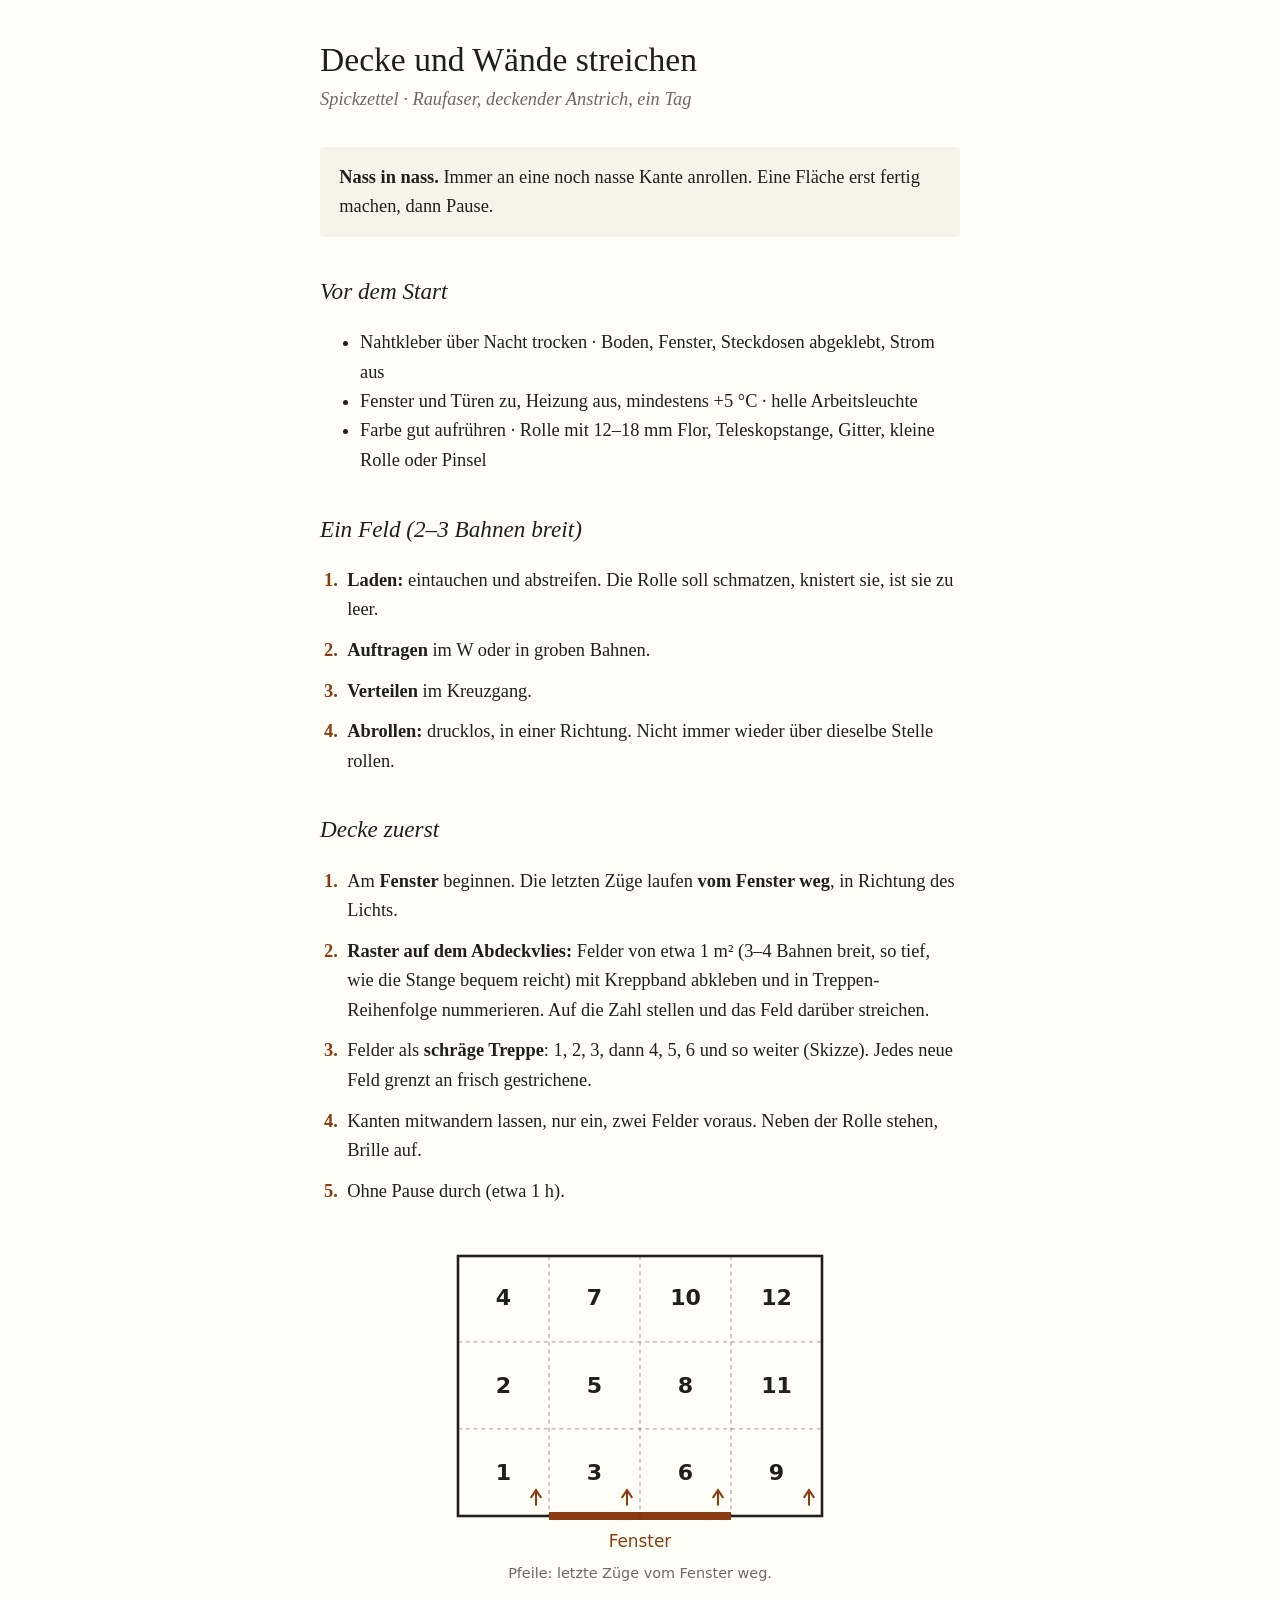
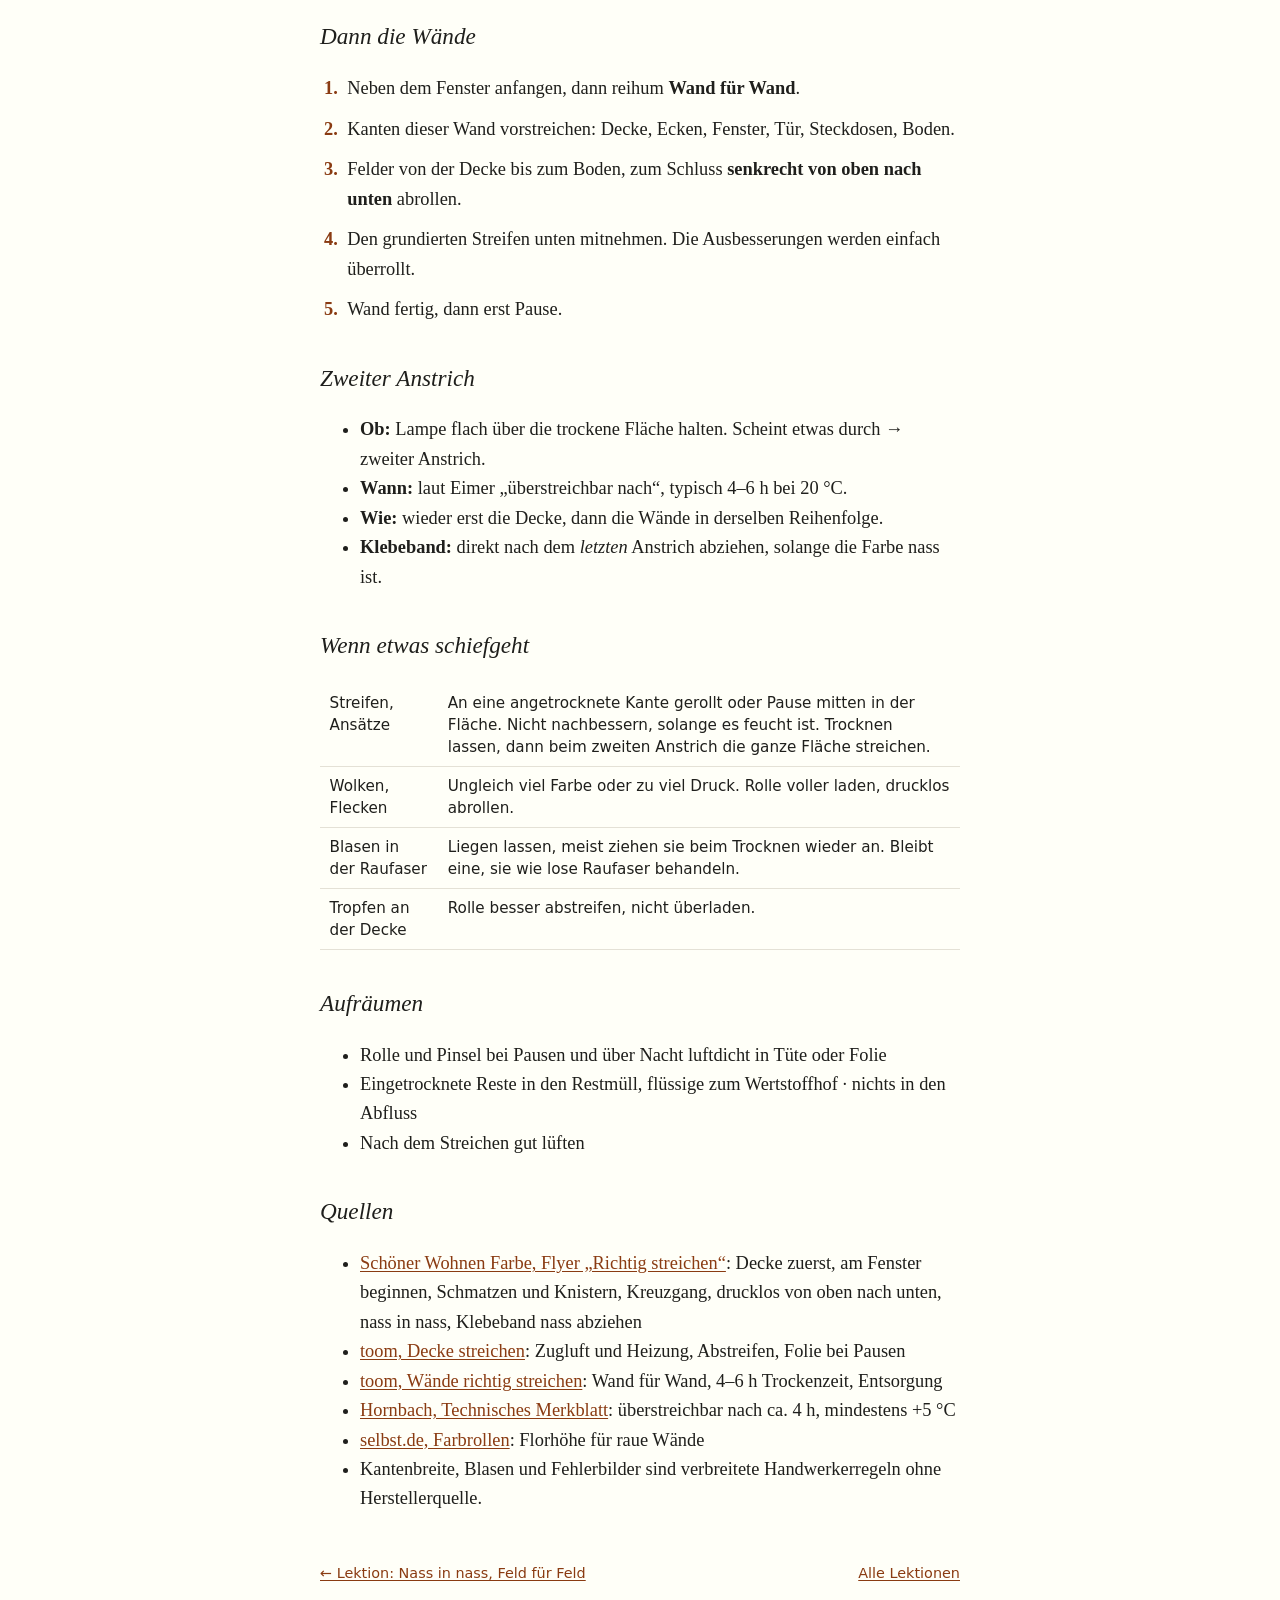
<file: renovieren/reference/streichen-spickzettel.html>
<!doctype html>
<html lang="de">
<head>
<meta charset="utf-8">
<meta name="viewport" content="width=device-width, initial-scale=1">
<title>Decke und Wände streichen</title>
<link rel="stylesheet" href="../../assets/kurs.css">
</head>
<body>
<main>
  <h1>Decke und Wände streichen</h1>
  <p class="untertitel">Spickzettel · Raufaser, deckender Anstrich, ein Tag</p>

  <div class="kasten">
    <p><strong>Nass in nass.</strong> Immer an eine noch nasse Kante anrollen. Eine Fläche erst fertig machen, dann Pause.</p>
  </div>

  <h2>Vor dem Start</h2>
  <ul>
    <li>Nahtkleber über Nacht trocken · Boden, Fenster, Steckdosen abgeklebt, Strom aus</li>
    <li>Fenster und Türen zu, Heizung aus, mindestens +5 °C · helle Arbeitsleuchte</li>
    <li>Farbe gut aufrühren · Rolle mit 12–18 mm Flor, Teleskopstange, Gitter, kleine Rolle oder Pinsel</li>
  </ul>

  <h2>Ein Feld (2–3 Bahnen breit)</h2>
  <ol class="schritte">
    <li><strong>Laden:</strong> eintauchen und abstreifen. Die Rolle soll schmatzen, knistert sie, ist sie zu leer.</li>
    <li><strong>Auftragen</strong> im W oder in groben Bahnen.</li>
    <li><strong>Verteilen</strong> im Kreuzgang.</li>
    <li><strong>Abrollen:</strong> drucklos, in einer Richtung. Nicht immer wieder über dieselbe Stelle rollen.</li>
  </ol>

  <h2>Decke zuerst</h2>
  <ol class="schritte">
    <li>Am <strong>Fenster</strong> beginnen. Die letzten Züge laufen <strong>vom Fenster weg</strong>, in Richtung des Lichts.</li>
    <li><strong>Raster auf dem Abdeckvlies:</strong> Felder von etwa 1 m² (3–4 Bahnen breit, so tief, wie die Stange bequem reicht) mit Kreppband abkleben und in Treppen-Reihenfolge nummerieren. Auf die Zahl stellen und das Feld darüber streichen.</li>
    <li>Felder als <strong>schräge Treppe</strong>: 1, 2, 3, dann 4, 5, 6 und so weiter (Skizze). Jedes neue Feld grenzt an frisch gestrichene.</li>
    <li>Kanten mitwandern lassen, nur ein, zwei Felder voraus. Neben der Rolle stehen, Brille auf.</li>
    <li>Ohne Pause durch (etwa 1 h).</li>
  </ol>
  <figure class="skizze">
    <svg viewBox="0 0 320 250" role="img" aria-label="Decke von oben: Felder in Treppen-Reihenfolge, Fenster unten">
      <rect x="20" y="20" width="280" height="200" fill="none" stroke="currentColor" stroke-width="2"/>
      <line x1="90" y1="220" x2="230" y2="220" stroke="var(--accent)" stroke-width="6"/>
      <text x="160" y="244" text-anchor="middle" font-family="system-ui, sans-serif" font-size="13" fill="var(--accent)">Fenster</text>
      <g stroke="currentColor" stroke-opacity=".35" stroke-dasharray="3 3">
        <line x1="90" y1="20" x2="90" y2="220"/><line x1="160" y1="20" x2="160" y2="220"/><line x1="230" y1="20" x2="230" y2="220"/>
        <line x1="20" y1="153" x2="300" y2="153"/><line x1="20" y1="86" x2="300" y2="86"/>
      </g>
      <g font-family="system-ui, sans-serif" font-size="17" font-weight="600" fill="currentColor" text-anchor="middle">
        <text x="55" y="192">1</text><text x="125" y="192">3</text><text x="195" y="192">6</text><text x="265" y="192">9</text>
        <text x="55" y="125">2</text><text x="125" y="125">5</text><text x="195" y="125">8</text><text x="265" y="125">11</text>
        <text x="55" y="58">4</text><text x="125" y="58">7</text><text x="195" y="58">10</text><text x="265" y="58">12</text>
      </g>
      <g stroke="var(--accent)" stroke-width="1.6" fill="none">
        <path d="M80 212 V200"/><path d="M76 206 L80 200 L84 206"/>
        <path d="M150 212 V200"/><path d="M146 206 L150 200 L154 206"/>
        <path d="M220 212 V200"/><path d="M216 206 L220 200 L224 206"/>
        <path d="M290 212 V200"/><path d="M286 206 L290 200 L294 206"/>
      </g>
    </svg>
    <figcaption>Pfeile: letzte Züge vom Fenster weg.</figcaption>
  </figure>

  <h2>Dann die Wände</h2>
  <ol class="schritte">
    <li>Neben dem Fenster anfangen, dann reihum <strong>Wand für Wand</strong>.</li>
    <li>Kanten dieser Wand vorstreichen: Decke, Ecken, Fenster, Tür, Steckdosen, Boden.</li>
    <li>Felder von der Decke bis zum Boden, zum Schluss <strong>senkrecht von oben nach unten</strong> abrollen.</li>
    <li>Den grundierten Streifen unten mitnehmen. Die Ausbesserungen werden einfach überrollt.</li>
    <li>Wand fertig, dann erst Pause.</li>
  </ol>

  <h2>Zweiter Anstrich</h2>
  <ul>
    <li><strong>Ob:</strong> Lampe flach über die trockene Fläche halten. Scheint etwas durch → zweiter Anstrich.</li>
    <li><strong>Wann:</strong> laut Eimer „überstreichbar nach“, typisch 4–6 h bei 20 °C.</li>
    <li><strong>Wie:</strong> wieder erst die Decke, dann die Wände in derselben Reihenfolge.</li>
    <li><strong>Klebeband:</strong> direkt nach dem <em>letzten</em> Anstrich abziehen, solange die Farbe nass ist.</li>
  </ul>

  <h2>Wenn etwas schiefgeht</h2>
  <div class="tabelle"><table>
    <tr><td>Streifen, Ansätze</td><td>An eine angetrocknete Kante gerollt oder Pause mitten in der Fläche. Nicht nachbessern, solange es feucht ist. Trocknen lassen, dann beim zweiten Anstrich die ganze Fläche streichen.</td></tr>
    <tr><td>Wolken, Flecken</td><td>Ungleich viel Farbe oder zu viel Druck. Rolle voller laden, drucklos abrollen.</td></tr>
    <tr><td>Blasen in der Raufaser</td><td>Liegen lassen, meist ziehen sie beim Trocknen wieder an. Bleibt eine, sie wie lose Raufaser behandeln.</td></tr>
    <tr><td>Tropfen an der Decke</td><td>Rolle besser abstreifen, nicht überladen.</td></tr>
  </table></div>

  <h2>Aufräumen</h2>
  <ul>
    <li>Rolle und Pinsel bei Pausen und über Nacht luftdicht in Tüte oder Folie</li>
    <li>Eingetrocknete Reste in den Restmüll, flüssige zum Wertstoffhof · nichts in den Abfluss</li>
    <li>Nach dem Streichen gut lüften</li>
  </ul>

  <h2>Quellen</h2>
  <ul>
    <li><a href="https://www.schoener-wohnen-farbe.com/fileadmin/user_upload/SW_Richtig_Streichen_Flyer.pdf">Schöner Wohnen Farbe, Flyer „Richtig streichen“</a>: Decke zuerst, am Fenster beginnen, Schmatzen und Knistern, Kreuzgang, drucklos von oben nach unten, nass in nass, Klebeband nass abziehen</li>
    <li><a href="https://toom.de/selbermachen/bauen-renovieren/wand-decke/wand-deckengestaltung/decke-streichen/">toom, Decke streichen</a>: Zugluft und Heizung, Abstreifen, Folie bei Pausen</li>
    <li><a href="https://toom.de/selbermachen/bauen-renovieren/wand-decke/waende-streichen/waende-richtig-streichen/">toom, Wände richtig streichen</a>: Wand für Wand, 4–6 h Trockenzeit, Entsorgung</li>
    <li><a href="https://media.hornbach.de/hb/technicaldatasheet/as.21562319.pdf">Hornbach, Technisches Merkblatt</a>: überstreichbar nach ca. 4 h, mindestens +5 °C</li>
    <li><a href="https://www.selbst.de/farbrollen-zum-waende-streichen-76640.html">selbst.de, Farbrollen</a>: Florhöhe für raue Wände</li>
    <li>Kantenbreite, Blasen und Fehlerbilder sind verbreitete Handwerkerregeln ohne Herstellerquelle.</li>
  </ul>

  <nav class="lektion">
    <a href="../lessons/0002-decke-und-waende-streichen.html">← Lektion: Nass in nass, Feld für Feld</a>
    <a href="../../index.html">Alle Lektionen</a>
  </nav>
</main>
</body>
</html>
</file>
<file: assets/kurs.css>
/* Gemeinsames Stylesheet aller Lektionen und Spickzettel (Sokrates). */
:root {
  --bg: #fffff8;
  --text: #1f1f1c;
  --muted: #6b6b63;
  --accent: #8a3b12;
  --rule: #e4e1d6;
  --box: #f6f3e8;
  --ok: #2f6b3a;
  --fail: #9b2c2c;
  --serif: "Iowan Old Style", "Palatino Linotype", Palatino, Georgia, serif;
  --sans: system-ui, -apple-system, "Segoe UI", sans-serif;
}
@media (prefers-color-scheme: dark) {
  :root:not([data-theme="light"]) {
    --bg: #161614; --text: #e9e6dc; --muted: #a29e92; --accent: #e3a072;
    --rule: #34322c; --box: #22211d; --ok: #7cc28a; --fail: #ec8b8b;
  }
}
:root[data-theme="dark"] {
  --bg: #161614; --text: #e9e6dc; --muted: #a29e92; --accent: #e3a072;
  --rule: #34322c; --box: #22211d; --ok: #7cc28a; --fail: #ec8b8b;
}

* { box-sizing: border-box; }
body {
  margin: 0; background: var(--bg); color: var(--text);
  font: 1.15rem/1.6 var(--serif);
}
main { max-width: 42rem; margin: 0 auto; padding: 2.5rem 1rem 4rem; }
h1 { font-weight: 400; font-size: 2.1rem; line-height: 1.2; margin: 0 0 .3rem; }
h2 { font-weight: 400; font-style: italic; font-size: 1.45rem; margin: 2.2rem 0 .6rem; }
h3 { font-weight: 600; font-size: 1.1rem; margin: 1.6rem 0 .4rem; }
a { color: var(--accent); text-underline-offset: 2px; }
.untertitel { color: var(--muted); font-style: italic; margin: 0 0 2rem; }
hr { border: 0; border-top: 1px solid var(--rule); margin: 2.5rem 0; }
code, pre { font-family: ui-monospace, Consolas, monospace; font-size: .9em; }
pre { background: var(--box); padding: .8rem 1rem; overflow-x: auto; border-radius: 4px; }
blockquote { margin: 1.2rem 0; padding-left: 1rem; border-left: 3px solid var(--rule); color: var(--muted); }

/* Kästen */
.kasten { background: var(--box); padding: 1rem 1.2rem; border-radius: 4px; margin: 1.5rem 0; }
.kasten > :first-child { margin-top: 0; }
.kasten > :last-child { margin-bottom: 0; }
.ziel::before { content: "Ziel dieser Lektion"; display: block; font: 600 .8rem var(--sans); letter-spacing: .06em; text-transform: uppercase; color: var(--accent); margin-bottom: .3rem; }
.quelle::before { content: "Zum Weiterlesen"; display: block; font: 600 .8rem var(--sans); letter-spacing: .06em; text-transform: uppercase; color: var(--accent); margin-bottom: .3rem; }
.fragen { font-family: var(--sans); font-size: .95rem; color: var(--muted); }

/* Randnotizen */
.randnotiz { font-size: .9rem; color: var(--muted); display: block; margin: .3rem 0 1rem; padding-left: .8rem; border-left: 2px solid var(--rule); }

/* Quiz */
.quiz { margin: 1.5rem 0; font-family: var(--sans); font-size: 1rem; }
.quiz fieldset { border: 1px solid var(--rule); border-radius: 4px; padding: 1rem; margin: 0 0 1rem; }
.quiz legend { font-weight: 600; padding: 0 .3rem; }
.quiz label { display: block; padding: .35rem .2rem; cursor: pointer; }
.quiz button { font: inherit; padding: .45rem 1rem; border: 1px solid var(--accent); background: transparent; color: var(--accent); border-radius: 4px; cursor: pointer; }
.quiz .rueckmeldung { margin-top: .5rem; min-height: 1.4em; }
.quiz .richtig { color: var(--ok); }
.quiz .falsch { color: var(--fail); }
.quiz legend { line-height: 1.4; }
.quiz .erklaerung { margin: .3rem 0 0; padding: .6rem .8rem; background: var(--box); border-radius: 4px; font-size: .95rem; }
.quiz .ergebnis { font-weight: 600; }

/* Tabellen */
.tabelle { width: 100%; overflow-x: auto; margin: 1.2rem 0; }
table { border-collapse: collapse; width: 100%; font: .95rem/1.45 var(--sans); }
th, td { text-align: left; vertical-align: top; padding: .5rem .6rem; border-bottom: 1px solid var(--rule); }
th { font-weight: 600; color: var(--muted); font-size: .85rem; letter-spacing: .03em; }

/* Schrittfolgen */
ol.schritte { padding-left: 1.4rem; }
ol.schritte > li { margin: .7rem 0; padding-left: .3rem; }
ol.schritte > li::marker { font-weight: 600; color: var(--accent); }
.praxis { font: 600 .7rem var(--sans); letter-spacing: .06em; text-transform: uppercase; color: var(--muted); border: 1px solid var(--rule); border-radius: 3px; padding: 0 .3rem; vertical-align: .15em; }

/* Skizzen (Inline-SVG, Farben über currentColor und Variablen) */
figure.skizze { margin: 1.5rem 0; }
figure.skizze svg { display: block; width: 100%; max-width: 26rem; height: auto; margin: 0 auto; color: var(--text); }
figure.skizze figcaption { font: .9rem/1.4 var(--sans); color: var(--muted); text-align: center; margin-top: .5rem; }
.skizzen { display: grid; grid-template-columns: repeat(auto-fit, minmax(14rem, 1fr)); gap: 1rem; }

/* Zeitplan */
dl.zeitplan { display: grid; grid-template-columns: max-content 1fr; gap: .4rem 1rem; font: .98rem/1.45 var(--sans); }
dl.zeitplan dt { font-weight: 600; color: var(--accent); }
dl.zeitplan dd { margin: 0; }

/* Navigation */
nav.lektion { font-family: var(--sans); font-size: .9rem; display: flex; justify-content: space-between; gap: 1rem; flex-wrap: wrap; margin-top: 3rem; }

@media print {
  body { background: #fff; color: #000; font-size: 11pt; }
  main { max-width: none; padding: 0; }
  .quiz button, nav.lektion, .fragen { display: none; }
  a { color: #000; }
}
</file>
